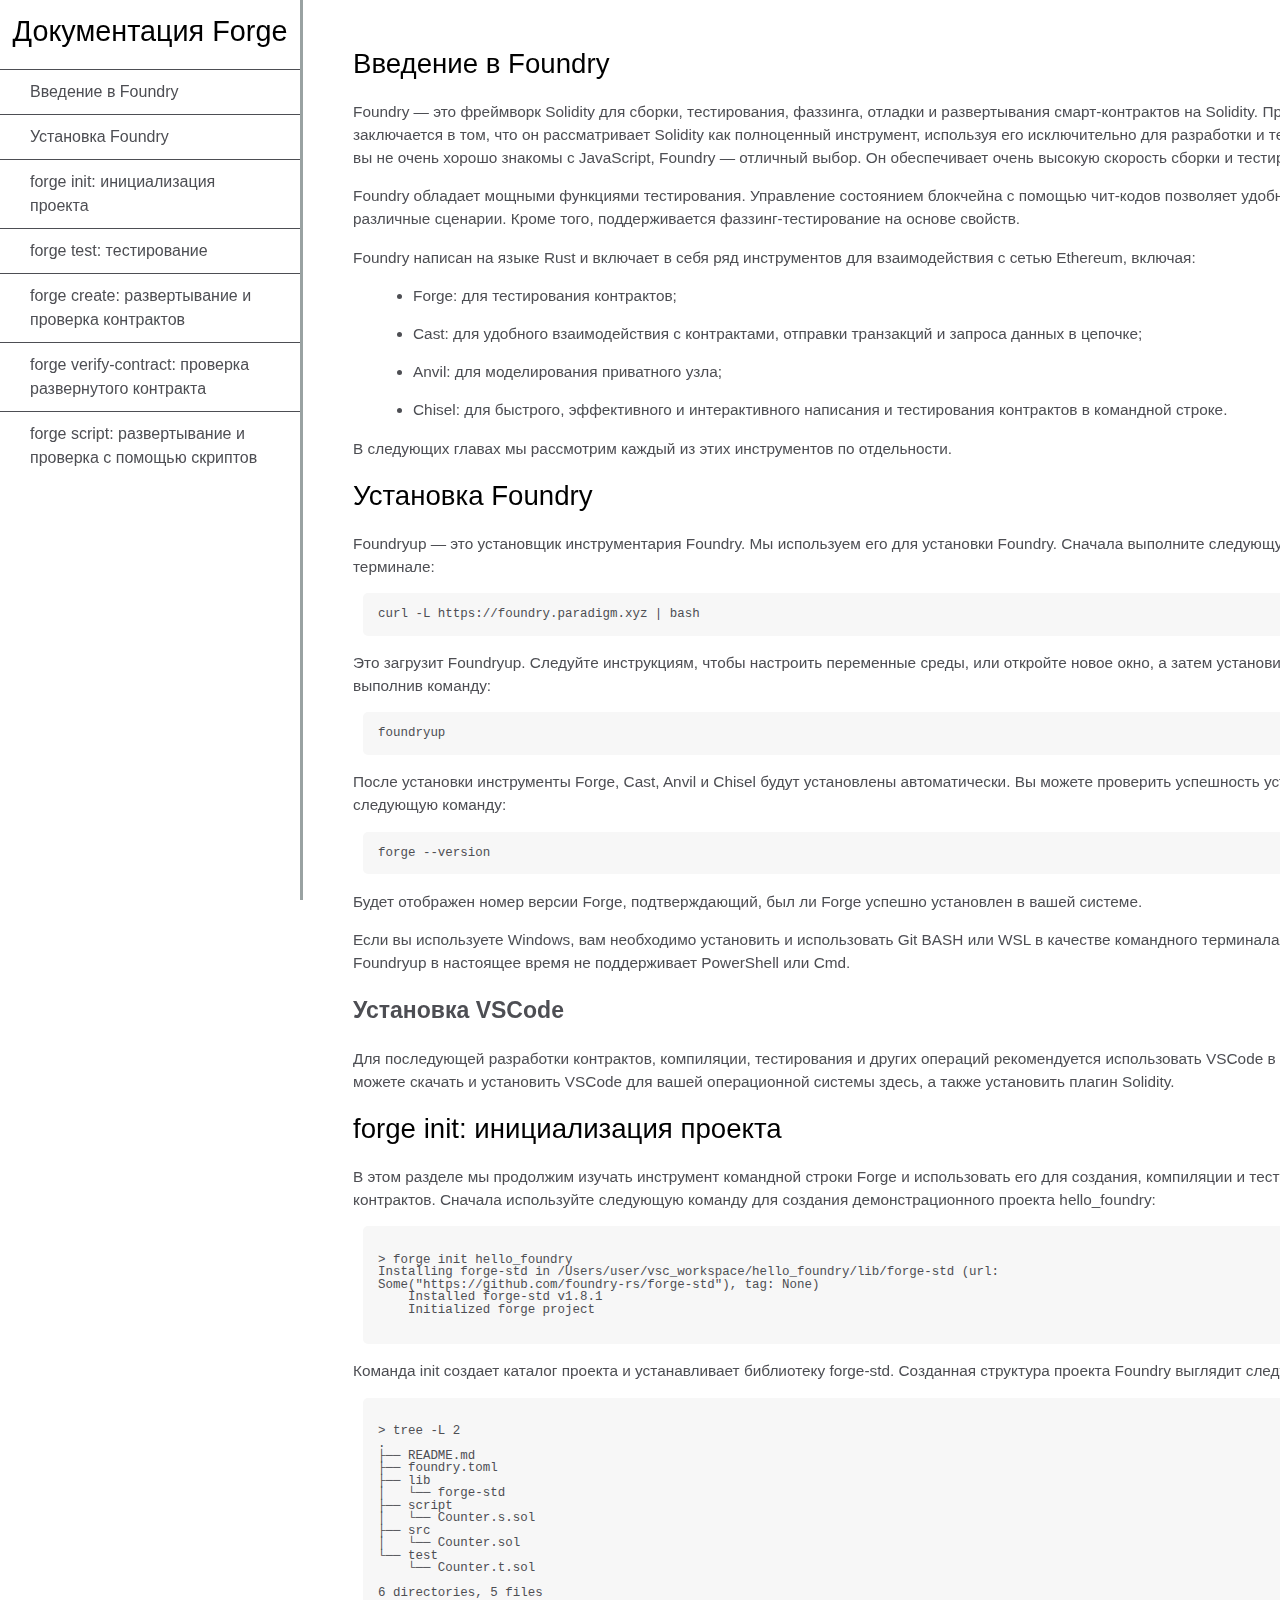
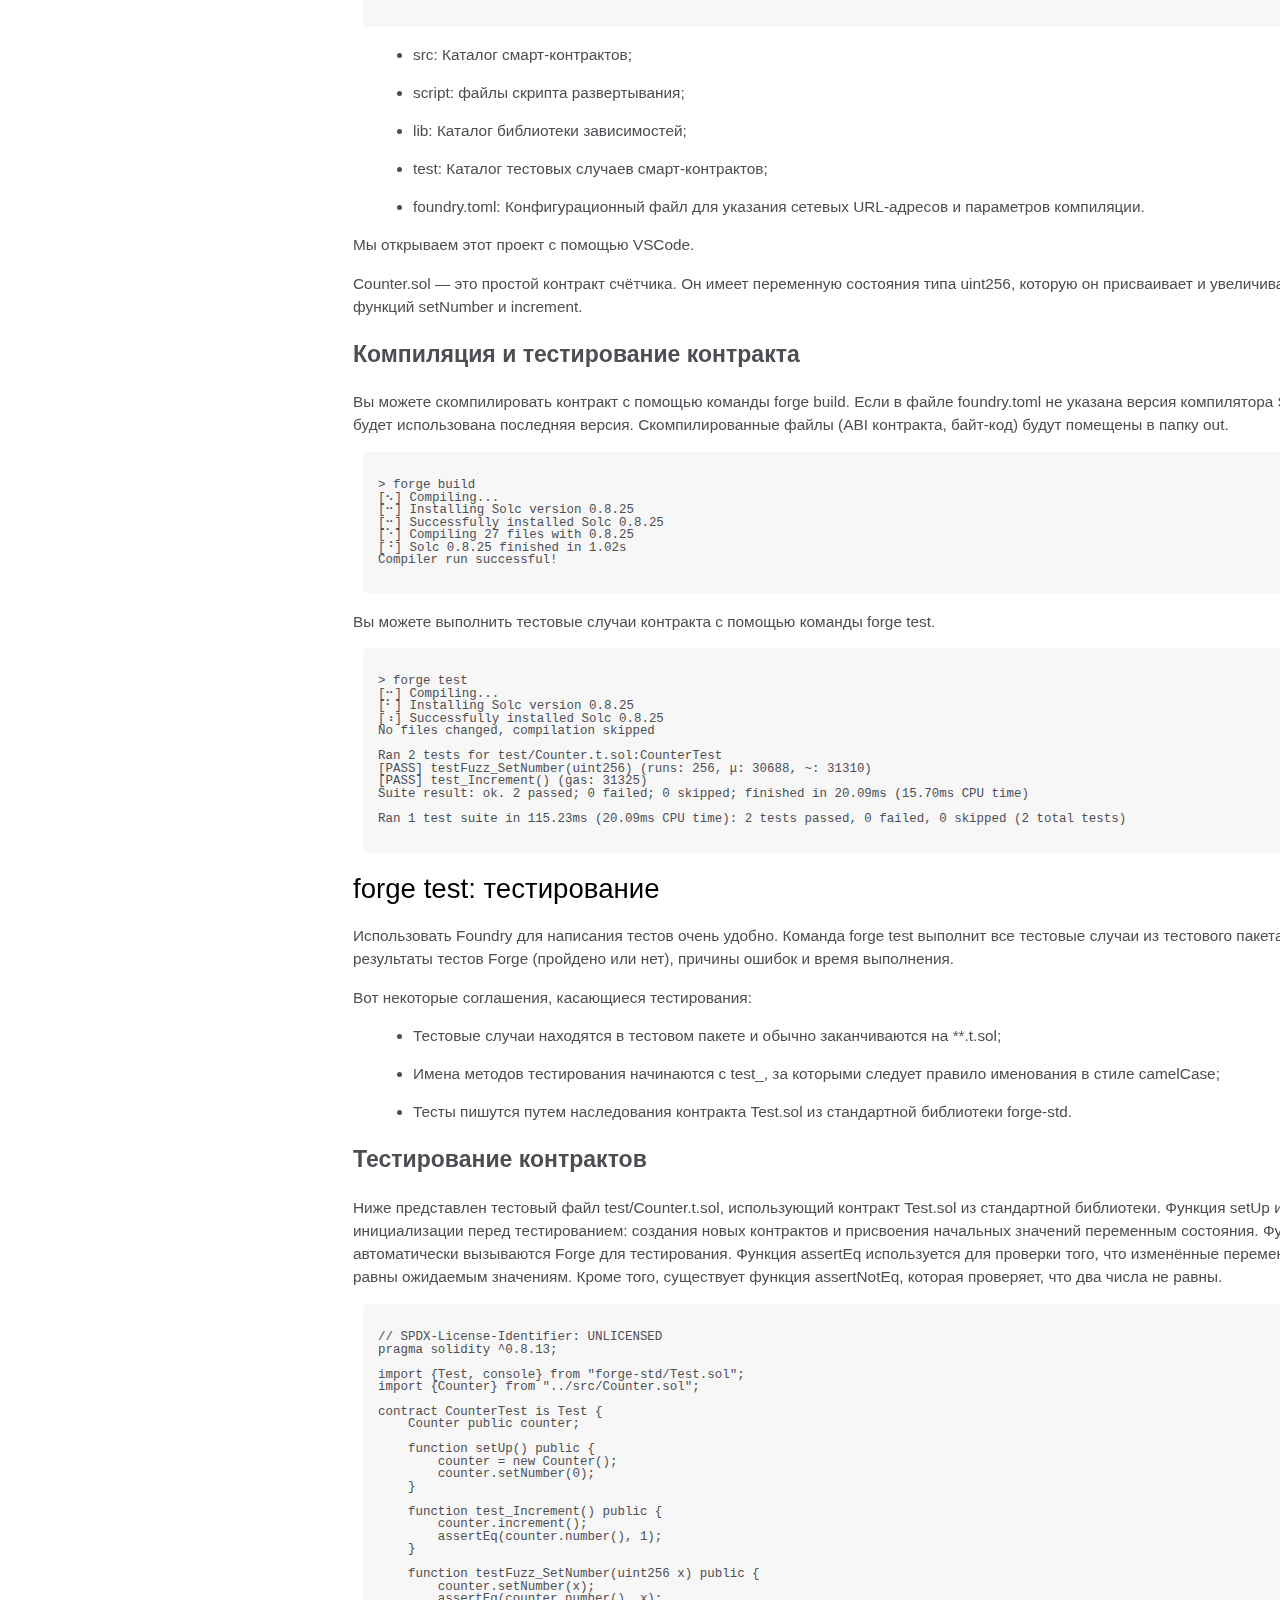
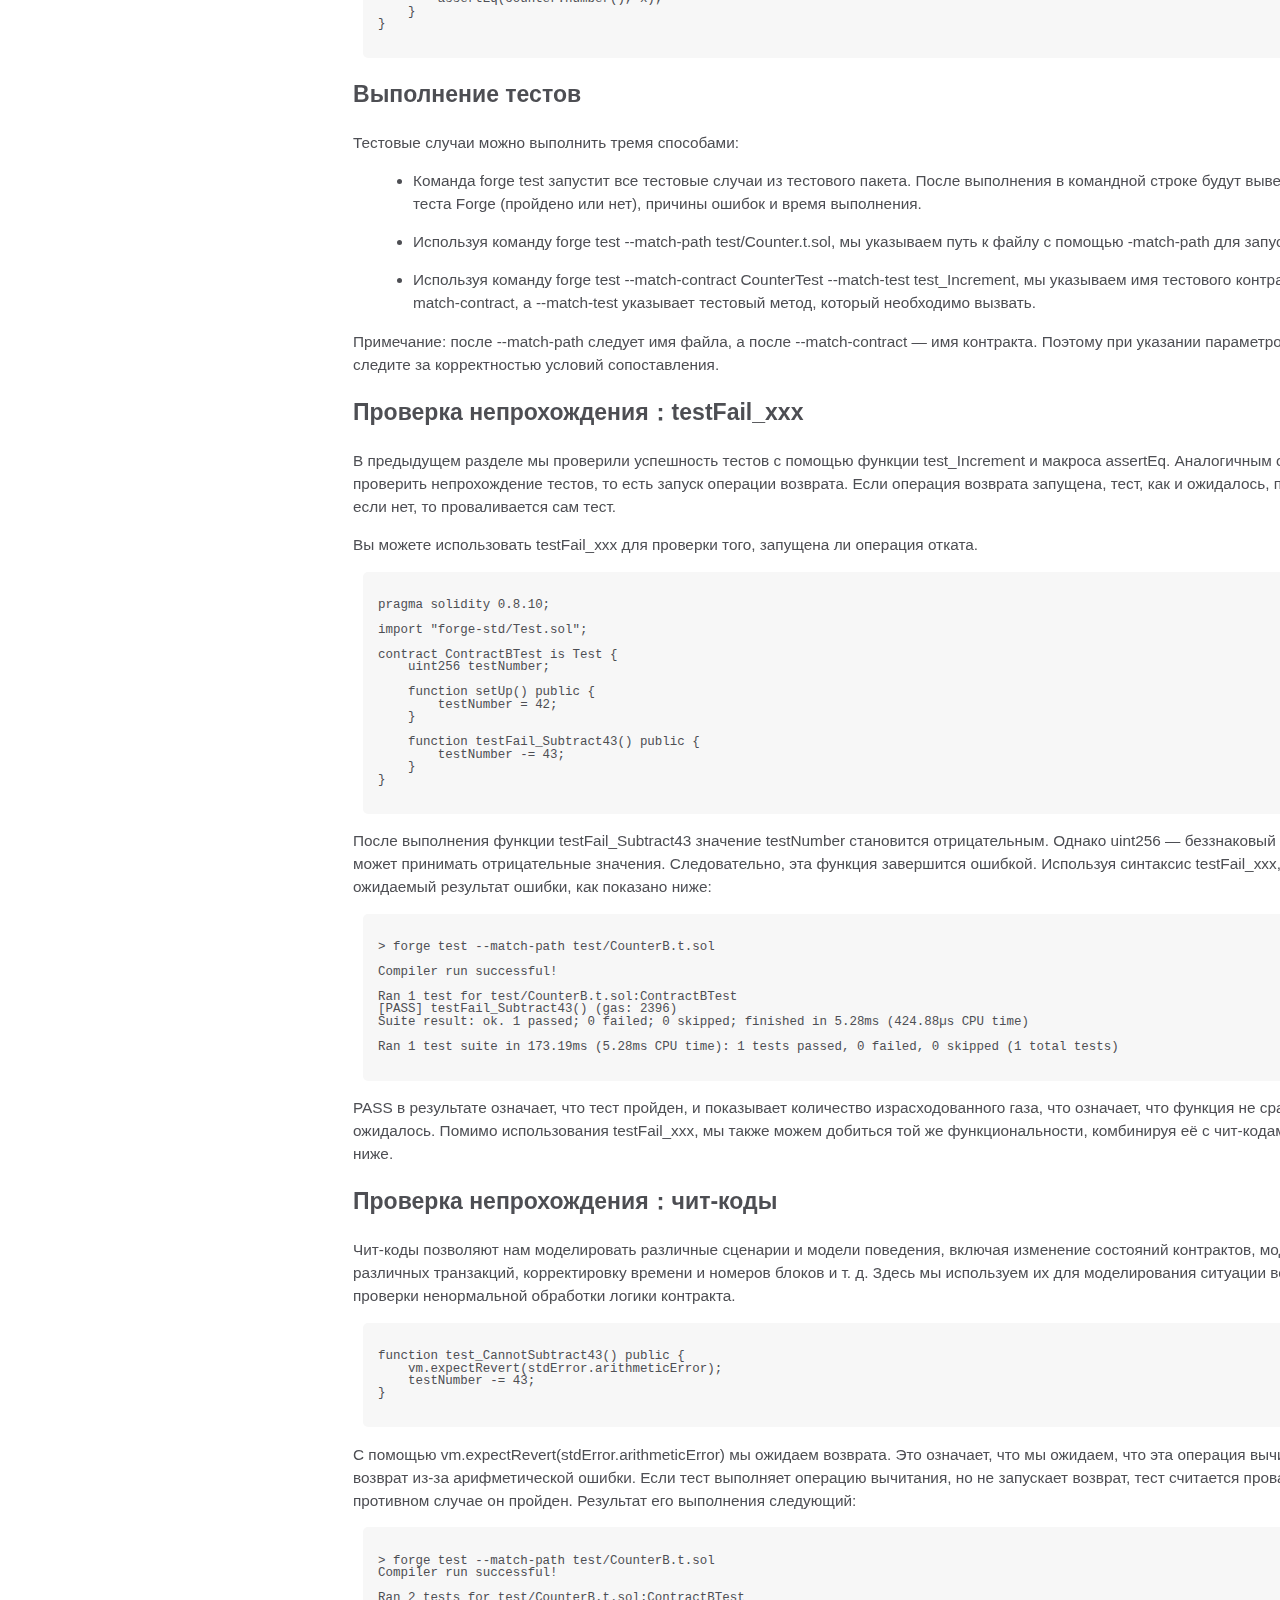
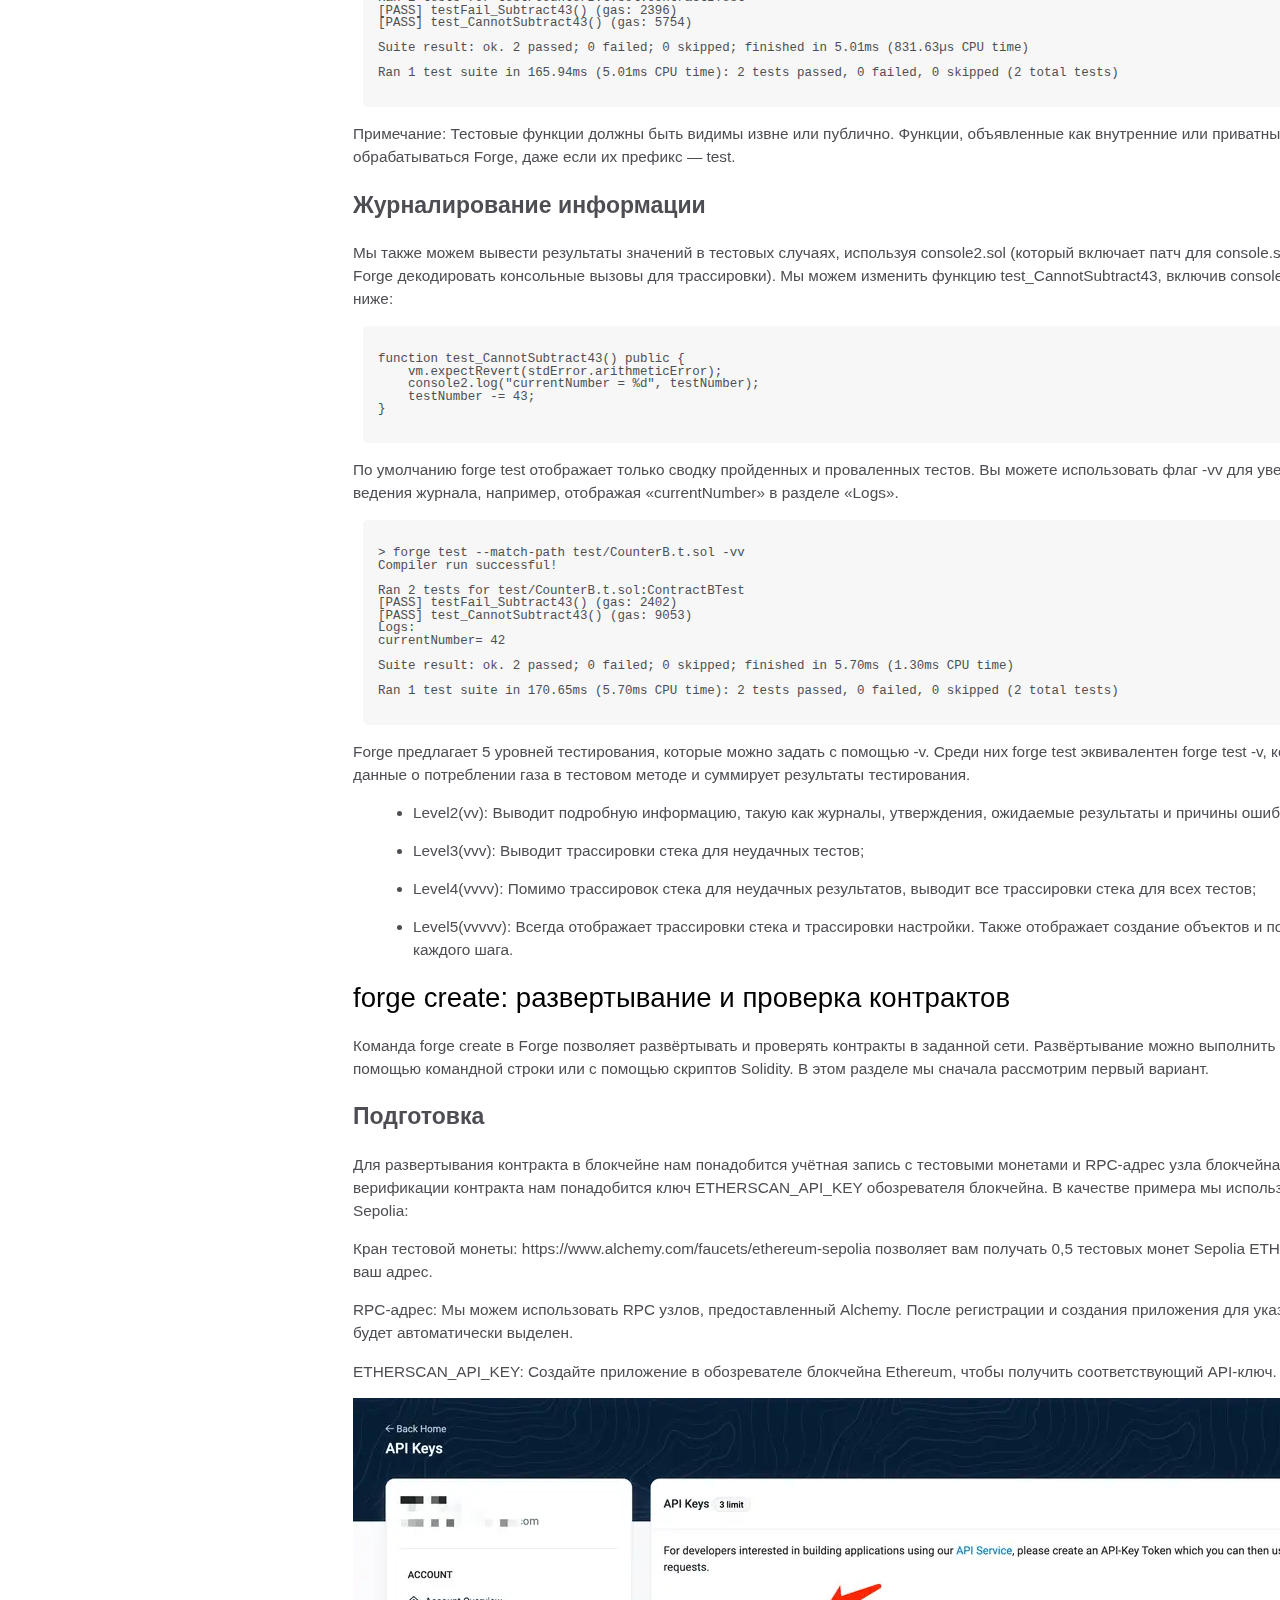
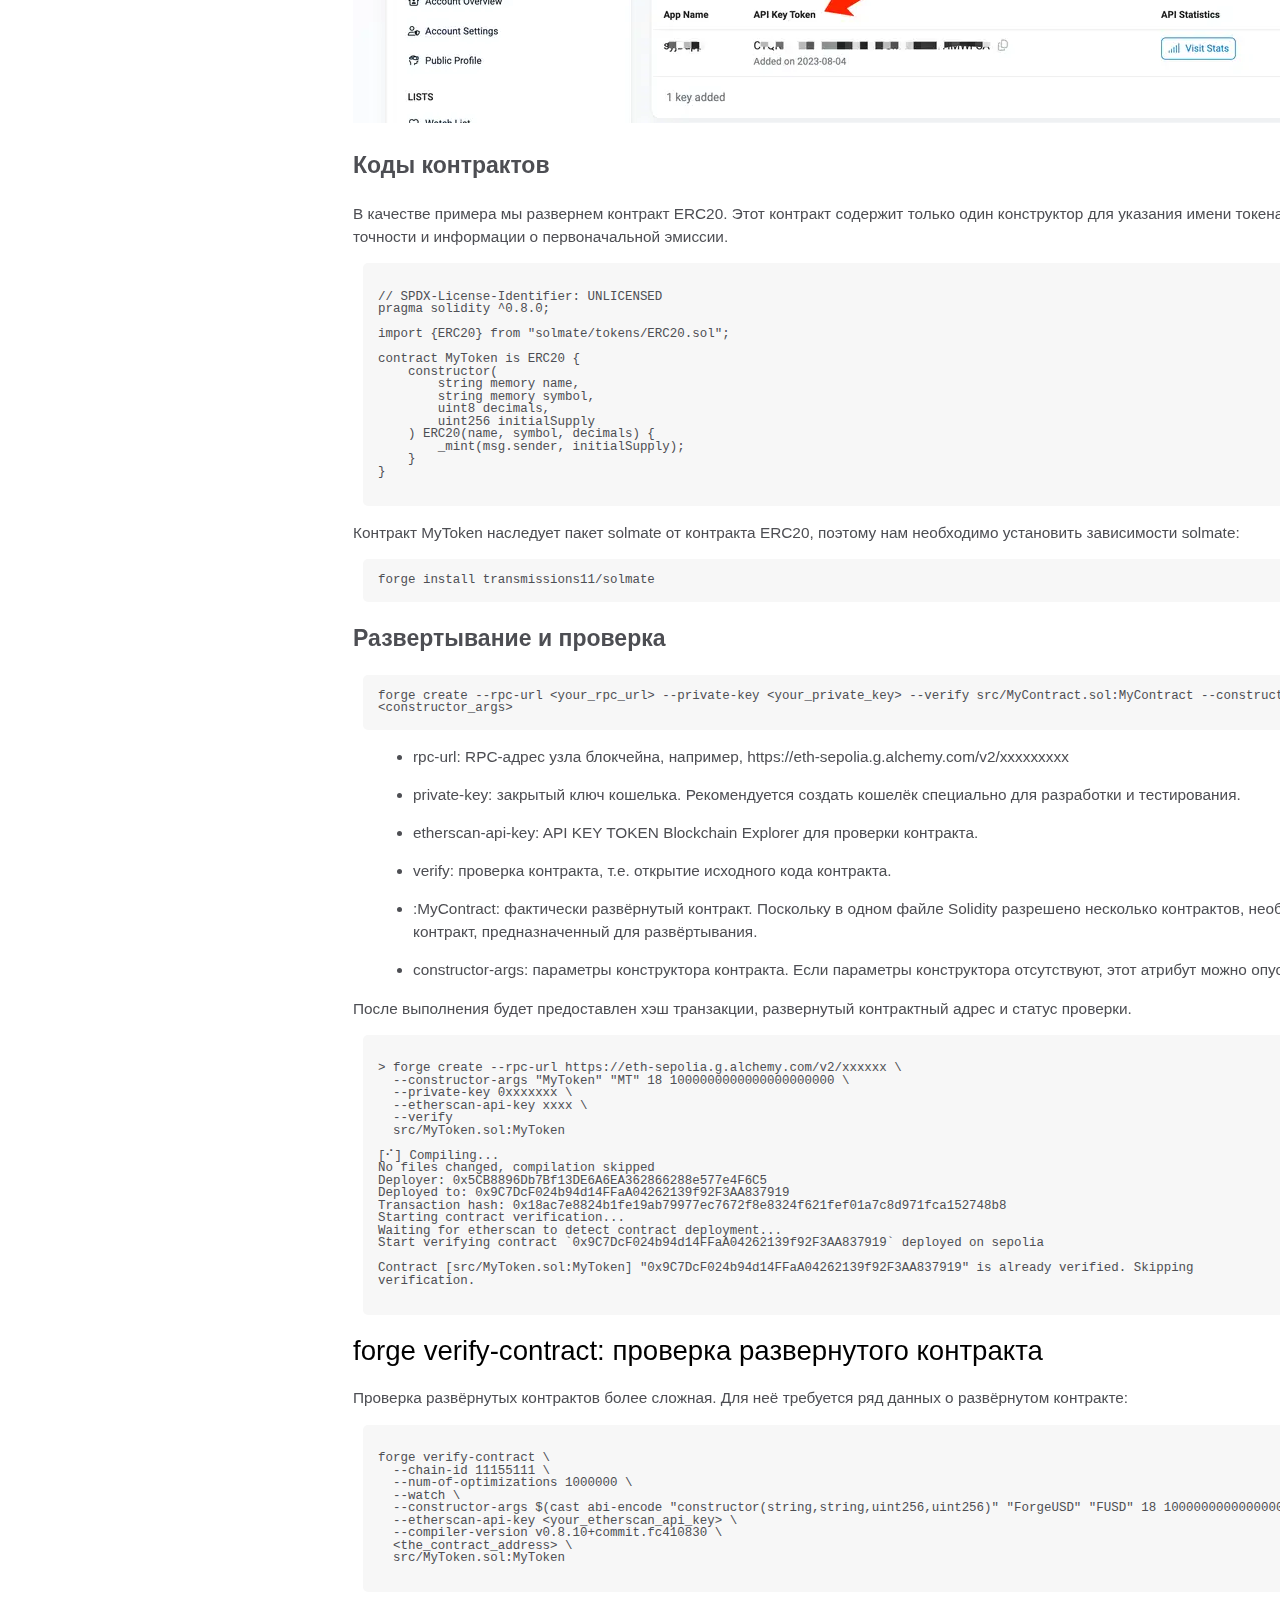
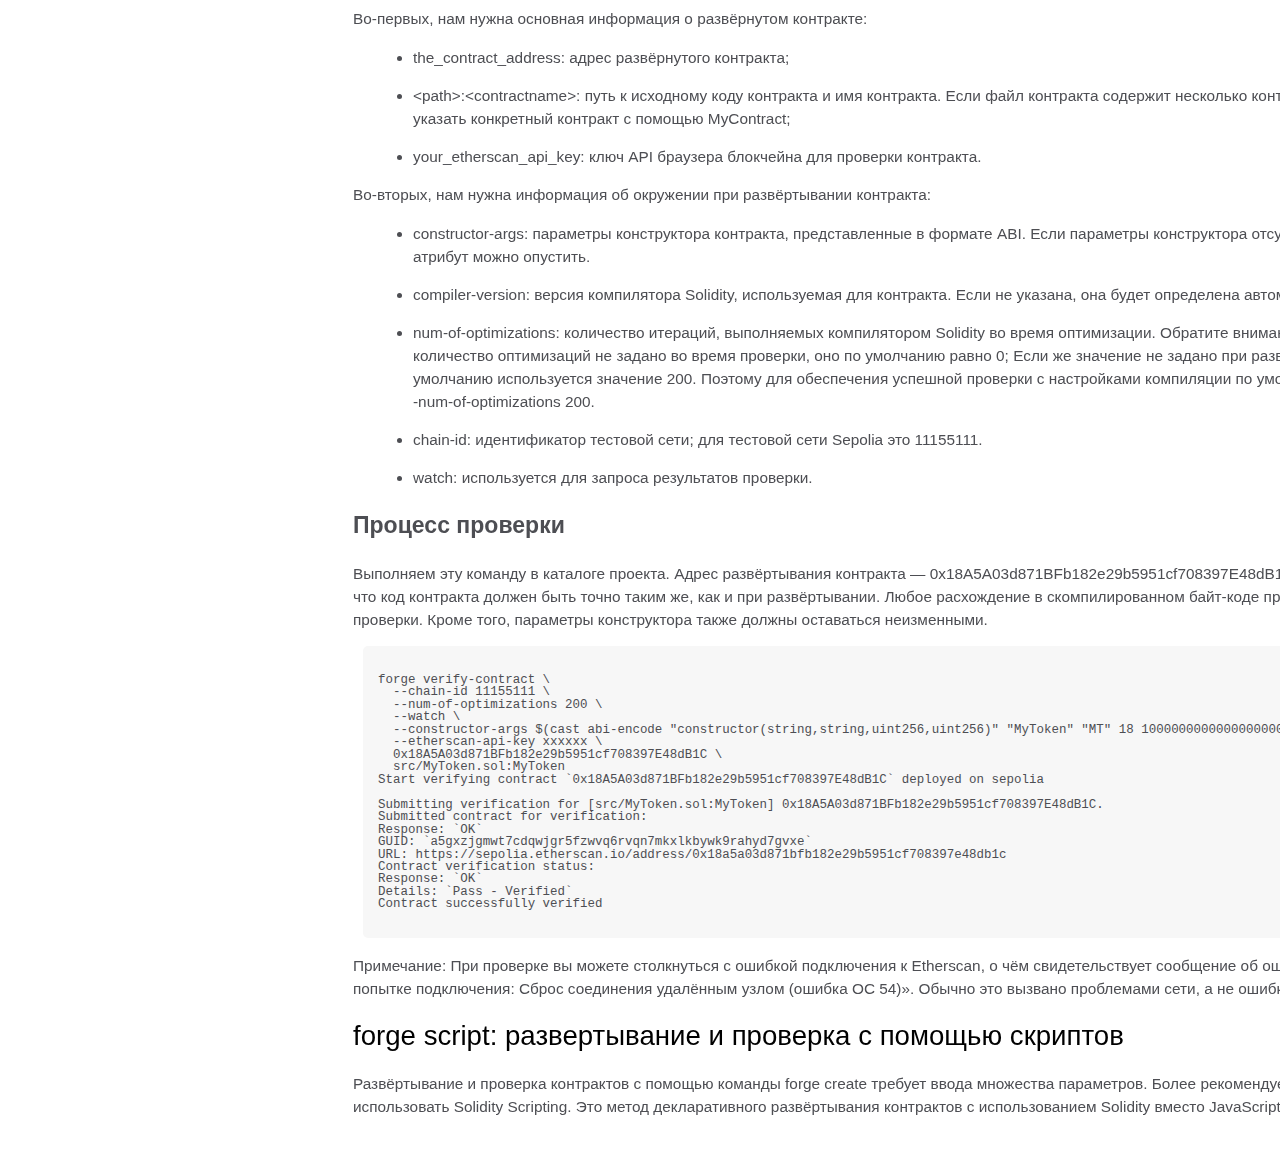
<file: index.html>
<!DOCTYPE html>
<html lang="ru">

<head>
  <meta charset="UTF-8">
  <meta name="viewport" content="width=device-width, initial-scale=1.0">
  <title>Foundry по-русски</title>
  <link rel="stylesheet" href="./styles.css">
</head>

<body>
  <nav id="navbar">
    <header>Документация Forge</header>
    <ul>
      <li>
        <a class="nav-link" href="#introduction">Введение в Foundry</a>
      </li>
      <li>
        <a class="nav-link" href="#installation">Установка Foundry</a>
      </li>
      <li>
        <a class="nav-link" href="#forge-init">forge init: инициализация проекта</a>
      </li>
      <li>
        <a class="nav-link" href="#forge-test">forge test: тестирование</a>
      </li>
      <li>
        <a class="nav-link" href="#forge-create">forge create: развертывание и проверка контрактов</a>
      </li>
      <li>
        <a class="nav-link" href="#forge-verify-contract">forge verify-contract: проверка развернутого контракта</a>
      </li>
      <li>
        <a class="nav-link" href="#forge-script">forge script: развертывание и проверка с помощью скриптов</a>
      </li>

    </ul>
  </nav>
  <main id="main-doc">
    <section class="main-section" id="introduction">
      <article>
        <header>Введение в Foundry</header>
        <p>
          Foundry — это фреймворк Solidity для сборки, тестирования, фаззинга, отладки и развертывания смарт-контрактов
          на Solidity. Преимущество Foundry заключается в том, что он рассматривает Solidity как полноценный инструмент,
          используя его исключительно для разработки и тестирования. Если вы не очень хорошо знакомы с JavaScript,
          Foundry
          — отличный выбор. Он обеспечивает очень высокую скорость сборки и тестирования.
        </p>
        <p>
          Foundry обладает мощными функциями тестирования. Управление состоянием блокчейна с помощью чит-кодов позволяет
          удобно моделировать различные сценарии. Кроме того, поддерживается фаззинг-тестирование на основе свойств.
        </p>
        <p>
          Foundry написан на языке Rust и включает в себя ряд инструментов для взаимодействия с сетью Ethereum, включая:
        </p>
        <p>
        <ul>
          <li>Forge: для тестирования контрактов;</li>
          <li>Cast: для удобного взаимодействия с контрактами, отправки транзакций и запроса данных в цепочке;</li>
          <li>Anvil: для моделирования приватного узла;</li>
          <li>Chisel: для быстрого, эффективного и интерактивного написания и тестирования контрактов в командной
            строке.
          </li>
        </ul>
        </p>
        <p>
          В следующих главах мы рассмотрим каждый из этих инструментов по отдельности.
        </p>
      </article>
    </section>
    <section class="main-section" id="installation">
      <article>
        <header>Установка Foundry</header>
        <p>
          Foundryup — это установщик инструментария Foundry. Мы используем его для установки Foundry. Сначала выполните
          следующую команду в терминале:
        </p>
        <code>curl -L https://foundry.paradigm.xyz | bash</code>
        <p>
          Это загрузит Foundryup. Следуйте инструкциям, чтобы настроить переменные среды, или откройте новое окно, а
          затем установите Foundry, выполнив команду:
        </p>
        <code>foundryup</code>
        <p>
          После установки инструменты Forge, Cast, Anvil и Chisel будут установлены автоматически. Вы можете проверить
          успешность установки, выполнив следующую команду:
        </p>
        <code>forge --version</code>
        <p>
          Будет отображен номер версии Forge, подтверждающий, был ли Forge успешно установлен в вашей системе.
        </p>
        <p>
          Если вы используете Windows, вам необходимо установить и использовать Git BASH или WSL в качестве командного
          терминала, поскольку Foundryup в настоящее время не поддерживает PowerShell или Cmd.
        </p>
        <h2>Установка VSCode</h2>
        <p>
          Для последующей разработки контрактов, компиляции, тестирования и других операций рекомендуется использовать
          VSCode в качестве IDE. Вы можете скачать и установить VSCode для вашей операционной системы здесь, а также
          установить плагин Solidity.
        </p>
      </article>
    </section>
    <section class="main-section" id="forge-init">
      <article>
        <header>forge init: инициализация проекта</header>
        <p>В этом разделе мы продолжим изучать инструмент командной строки Forge и использовать его для создания,
          компиляции и тестирования проектов контрактов. Сначала используйте следующую команду для создания
          демонстрационного проекта hello_foundry:</p>
        <code><pre>> forge init hello_foundry
Installing forge-std in /Users/user/vsc_workspace/hello_foundry/lib/forge-std (url:
Some("https://github.com/foundry-rs/forge-std"), tag: None)
    Installed forge-std v1.8.1
    Initialized forge project</pre></code>
        <p>Команда init создает каталог проекта и устанавливает библиотеку forge-std. Созданная структура проекта
          Foundry выглядит следующим образом:</p>
        <code><pre>> tree -L 2
.
├── README.md
├── foundry.toml
├── lib
│   └── forge-std
├── script
│   └── Counter.s.sol
├── src
│   └── Counter.sol
└── test
    └── Counter.t.sol

6 directories, 5 files</pre></code>
        <ul>
          <li>src: Каталог смарт-контрактов;</li>
          <li>script: файлы скрипта развертывания;</li>
          <li>lib: Каталог библиотеки зависимостей;</li>
          <li>test: Каталог тестовых случаев смарт-контрактов;</li>
          <li>foundry.toml: Конфигурационный файл для указания сетевых URL-адресов и параметров компиляции.</li>
        </ul>
        <p>Мы открываем этот проект с помощью VSCode.</p>
        <p>Counter.sol — это простой контракт счётчика. Он имеет переменную состояния типа uint256, которую он
          присваивает и увеличивает с помощью функций setNumber и increment.</p>
        <h2>Компиляция и тестирование контракта</h2>
        <p>Вы можете скомпилировать контракт с помощью команды forge build. Если в файле foundry.toml не указана версия
          компилятора Solc, по умолчанию будет использована последняя версия. Скомпилированные файлы (ABI контракта,
          байт-код) будут помещены в папку out.</p>
        <code><pre>> forge build
[⠢] Compiling...
[⠒] Installing Solc version 0.8.25
[⠒] Successfully installed Solc 0.8.25
[⠑] Compiling 27 files with 0.8.25
[⠘] Solc 0.8.25 finished in 1.02s
Compiler run successful!</pre></code>
        <p>Вы можете выполнить тестовые случаи контракта с помощью команды forge test.</p>
        <code><pre>> forge test
[⠒] Compiling...
[⠃] Installing Solc version 0.8.25
[⠰] Successfully installed Solc 0.8.25
No files changed, compilation skipped

Ran 2 tests for test/Counter.t.sol:CounterTest
[PASS] testFuzz_SetNumber(uint256) (runs: 256, μ: 30688, ~: 31310)
[PASS] test_Increment() (gas: 31325)
Suite result: ok. 2 passed; 0 failed; 0 skipped; finished in 20.09ms (15.70ms CPU time)

Ran 1 test suite in 115.23ms (20.09ms CPU time): 2 tests passed, 0 failed, 0 skipped (2 total tests)</pre></code>
      </article>
    </section>
    <section class="main-section" id="forge-test">
      <article>
        <header>forge test: тестирование</header>
        <p>Использовать Foundry для написания тестов очень удобно. Команда forge test выполнит все тестовые случаи из
          тестового пакета и выведет результаты тестов Forge (пройдено или нет), причины ошибок и время выполнения.</p>
        <p>Вот некоторые соглашения, касающиеся тестирования:</p>
        <ul>
          <li>
            Тестовые случаи находятся в тестовом пакете и обычно заканчиваются на **.t.sol;
          </li>
          <li>
            Имена методов тестирования начинаются с test_, за которыми следует правило именования в стиле camelCase;
          </li>
          <li>
            Тесты пишутся путем наследования контракта Test.sol из стандартной библиотеки forge-std.
          </li>
        </ul>
        <h2>Тестирование контрактов</h2>
        <p>Ниже представлен тестовый файл test/Counter.t.sol, использующий контракт Test.sol из стандартной библиотеки.
          Функция setUp используется для инициализации перед тестированием: создания новых контрактов и присвоения
          начальных значений переменным состояния. Функции test_xxx автоматически вызываются Forge для тестирования.
          Функция assertEq используется для проверки того, что изменённые переменные состояния равны ожидаемым
          значениям. Кроме того, существует функция assertNotEq, которая проверяет, что два числа не равны.</p>
        <code><pre>// SPDX-License-Identifier: UNLICENSED
pragma solidity ^0.8.13;

import {Test, console} from "forge-std/Test.sol";
import {Counter} from "../src/Counter.sol";

contract CounterTest is Test {
    Counter public counter;

    function setUp() public {
        counter = new Counter();
        counter.setNumber(0);
    }

    function test_Increment() public {
        counter.increment();
        assertEq(counter.number(), 1);
    }

    function testFuzz_SetNumber(uint256 x) public {
        counter.setNumber(x);
        assertEq(counter.number(), x);
    }
}</pre></code>
        <h2>Выполнение тестов</h2>
        <p>Тестовые случаи можно выполнить тремя способами:</p>
        <ul>
          <li>Команда forge test запустит все тестовые случаи из тестового пакета. После выполнения в командной строке
            будут выведены результаты теста Forge (пройдено или нет), причины ошибок и время выполнения.</li>
          <li>Используя команду forge test --match-path test/Counter.t.sol, мы указываем путь к файлу с помощью
            -match-path для запуска тестов;</li>
          <li>Используя команду forge test --match-contract CounterTest --match-test test_Increment, мы указываем имя
            тестового контракта с помощью --match-contract, а --match-test указывает тестовый метод, который необходимо
            вызвать.</li>
        </ul>
        <p>Примечание: после --match-path следует имя файла, а после --match-contract — имя контракта. Поэтому при
          указании параметров внимательно следите за корректностью условий сопоставления.</p>
        <h2>Проверка непрохождения：testFail_xxx</h2>
        <p>В предыдущем разделе мы проверили успешность тестов с помощью функции test_Increment и макроса assertEq.
          Аналогичным образом мы можем проверить непрохождение тестов, то есть запуск операции возврата. Если операция
          возврата запущена, тест, как и ожидалось, проваливается, а если нет, то проваливается сам тест.</p>
        <p>Вы можете использовать testFail_xxx для проверки того, запущена ли операция отката.</p>
        <code><pre>pragma solidity 0.8.10;

import "forge-std/Test.sol";

contract ContractBTest is Test {
    uint256 testNumber;

    function setUp() public {
        testNumber = 42;
    }

    function testFail_Subtract43() public {
        testNumber -= 43;
    }
}</pre></code>
        <p>После выполнения функции testFail_Subtract43 значение testNumber становится отрицательным. Однако uint256 —
          беззнаковый тип, то есть не может принимать отрицательные значения. Следовательно, эта функция завершится
          ошибкой. Используя синтаксис testFail_xxx, мы можем получить ожидаемый результат ошибки, как показано ниже:
        </p>
        <code><pre>> forge test --match-path test/CounterB.t.sol

Compiler run successful!

Ran 1 test for test/CounterB.t.sol:ContractBTest
[PASS] testFail_Subtract43() (gas: 2396)
Suite result: ok. 1 passed; 0 failed; 0 skipped; finished in 5.28ms (424.88µs CPU time)

Ran 1 test suite in 173.19ms (5.28ms CPU time): 1 tests passed, 0 failed, 0 skipped (1 total tests)</pre></code>
        <p>PASS в результате означает, что тест пройден, и показывает количество израсходованного газа, что означает,
          что функция не сработала, как и ожидалось. Помимо использования testFail_xxx, мы также можем добиться той же
          функциональности, комбинируя её с чит-кодами, как показано ниже.</p>
        <h2>Проверка непрохождения：чит-коды</h2>
        <p>Чит-коды позволяют нам моделировать различные сценарии и модели поведения, включая изменение состояний
          контрактов, моделирование различных транзакций, корректировку времени и номеров блоков и т. д. Здесь мы
          используем их для моделирования ситуации возврата с целью проверки ненормальной обработки логики контракта.
        </p>
        <code><pre>function test_CannotSubtract43() public {
    vm.expectRevert(stdError.arithmeticError);
    testNumber -= 43;
}</pre></code>
        <p>С помощью vm.expectRevert(stdError.arithmeticError) мы ожидаем возврата. Это означает, что мы ожидаем, что
          эта операция вычитания вызовет возврат из-за арифметической ошибки. Если тест выполняет операцию вычитания, но
          не запускает возврат, тест считается проваленным; в противном случае он пройден. Результат его выполнения
          следующий:</p>
        <code><pre>> forge test --match-path test/CounterB.t.sol
Compiler run successful!

Ran 2 tests for test/CounterB.t.sol:ContractBTest
[PASS] testFail_Subtract43() (gas: 2396)
[PASS] test_CannotSubtract43() (gas: 5754)

Suite result: ok. 2 passed; 0 failed; 0 skipped; finished in 5.01ms (831.63µs CPU time)

Ran 1 test suite in 165.94ms (5.01ms CPU time): 2 tests passed, 0 failed, 0 skipped (2 total tests)</pre></code>
        <p>Примечание: Тестовые функции должны быть видимы извне или публично. Функции, объявленные как внутренние или
          приватные, не будут обрабатываться Forge, даже если их префикс — test.</p>
        <h2>Журналирование информации</h2>
        <p>Мы также можем вывести результаты значений в тестовых случаях, используя console2.sol (который включает патч
          для console.sol, позволяющий Forge декодировать консольные вызовы для трассировки). Мы можем изменить функцию
          test_CannotSubtract43, включив console2.log, как показано ниже:</p>
        <code><pre>function test_CannotSubtract43() public {
    vm.expectRevert(stdError.arithmeticError);
    console2.log("currentNumber = %d", testNumber);
    testNumber -= 43;
}</pre></code>
        <p>По умолчанию forge test отображает только сводку пройденных и проваленных тестов. Вы можете использовать флаг
          -vv для увеличения уровня ведения журнала, например, отображая «currentNumber» в разделе «Logs».</p>
        <code><pre>> forge test --match-path test/CounterB.t.sol -vv
Compiler run successful!

Ran 2 tests for test/CounterB.t.sol:ContractBTest
[PASS] testFail_Subtract43() (gas: 2402)
[PASS] test_CannotSubtract43() (gas: 9053)
Logs:
currentNumber= 42

Suite result: ok. 2 passed; 0 failed; 0 skipped; finished in 5.70ms (1.30ms CPU time)

Ran 1 test suite in 170.65ms (5.70ms CPU time): 2 tests passed, 0 failed, 0 skipped (2 total tests)</pre></code>
        <p>Forge предлагает 5 уровней тестирования, которые можно задать с помощью -v. Среди них forge test эквивалентен
          forge test -v, который выводит данные о потреблении газа в тестовом методе и суммирует результаты
          тестирования.
        </p>
        <ul>
          <li>Level2(vv): Выводит подробную информацию, такую ​​как журналы, утверждения, ожидаемые результаты и причины
            ошибок;</li>
          <li>Level3(vvv): Выводит трассировки стека для неудачных тестов;</li>
          <li>Level4(vvvv): Помимо трассировок стека для неудачных результатов, выводит все трассировки стека для всех
            тестов;</li>
          <li>Level5(vvvvv): Всегда отображает трассировки стека и трассировки настройки. Также отображает создание
            объектов и подробный анализ каждого шага.
        </ul>
      </article>
    </section>
    <section class="main-section" id="forge-create">
      <article>
        <header>forge create: развертывание и проверка контрактов</header>
        <p>Команда forge create в Forge позволяет развёртывать и проверять контракты в заданной сети. Развёртывание
          можно выполнить полностью с помощью командной строки или с помощью скриптов Solidity. В этом разделе мы
          сначала рассмотрим первый вариант.</p>
        <h2>Подготовка</h2>
        <p>Для развертывания контракта в блокчейне нам понадобится учётная запись с тестовыми монетами и RPC-адрес узла
          блокчейна. Кроме того, для верификации контракта нам понадобится ключ ETHERSCAN_API_KEY обозревателя
          блокчейна. В качестве примера мы используем тестовую сеть Sepolia:</p>
        <p>Кран тестовой монеты: https://www.alchemy.com/faucets/ethereum-sepolia позволяет вам получать 0,5 тестовых
          монет Sepolia ETH в день, используя ваш адрес.</p>
        <p>RPC-адрес: Мы можем использовать RPC узлов, предоставленный Alchemy. После регистрации и создания приложения
          для указанной сети RPC будет автоматически выделен.</p>
        <p>ETHERSCAN_API_KEY: Создайте приложение в обозревателе блокчейна Ethereum, чтобы получить соответствующий
          API-ключ.</p>
        <img src="/images/c6456d84-7551-40ef-a7cb-c157ae852fa9.webp" />
        <h2>Коды контрактов</h2>
        <p>В качестве примера мы развернем контракт ERC20. Этот контракт содержит только один конструктор для указания
          имени токена, идентификатора, точности и информации о первоначальной эмиссии.</p>
        <code><pre>// SPDX-License-Identifier: UNLICENSED
pragma solidity ^0.8.0;

import {ERC20} from "solmate/tokens/ERC20.sol";

contract MyToken is ERC20 {
    constructor(
        string memory name,
        string memory symbol,
        uint8 decimals,
        uint256 initialSupply
    ) ERC20(name, symbol, decimals) {
        _mint(msg.sender, initialSupply);
    }
}</pre></code>
        <p>Контракт MyToken наследует пакет solmate от контракта ERC20, поэтому нам необходимо установить зависимости
          solmate:</p>
        <code>forge install transmissions11/solmate</code>
        <h2>Развертывание и проверка</h2>
        <code>forge create --rpc-url &lt;your_rpc_url&gt; --private-key &lt;your_private_key&gt; --verify src/MyContract.sol:MyContract  --constructor-args &lt;constructor_args&gt;</code>
        <ul>
          <li>
            rpc-url: RPC-адрес узла блокчейна, например, https://eth-sepolia.g.alchemy.com/v2/xxxxxxxxx
          </li>
          <li>
            private-key: закрытый ключ кошелька. Рекомендуется создать кошелёк специально для разработки и тестирования.
          </li>
          <li>
            etherscan-api-key: API KEY TOKEN Blockchain Explorer для проверки контракта.
          </li>
          <li>
            verify: проверка контракта, т.е. открытие исходного кода контракта.
          </li>
          <li>
            :MyContract: фактически развёрнутый контракт. Поскольку в одном файле Solidity разрешено несколько
            контрактов, необходимо указать контракт, предназначенный для развёртывания.
          </li>
          <li>
            constructor-args: параметры конструктора контракта. Если параметры конструктора отсутствуют, этот атрибут
            можно опустить.
          </li>
        </ul>
        <p>После выполнения будет предоставлен хэш транзакции, развернутый контрактный адрес и статус проверки.</p>
        <code><pre>> forge create --rpc-url https://eth-sepolia.g.alchemy.com/v2/xxxxxx \
  --constructor-args "MyToken" "MT" 18 1000000000000000000000 \
  --private-key 0xxxxxxx \
  --etherscan-api-key xxxx \
  --verify
  src/MyToken.sol:MyToken
    
[⠊] Compiling...
No files changed, compilation skipped
Deployer: 0x5CB8896Db7Bf13DE6A6EA362866288e577e4F6C5
Deployed to: 0x9C7DcF024b94d14FFaA04262139f92F3AA837919
Transaction hash: 0x18ac7e8824b1fe19ab79977ec7672f8e8324f621fef01a7c8d971fca152748b8
Starting contract verification...
Waiting for etherscan to detect contract deployment...
Start verifying contract `0x9C7DcF024b94d14FFaA04262139f92F3AA837919` deployed on sepolia

Contract [src/MyToken.sol:MyToken] "0x9C7DcF024b94d14FFaA04262139f92F3AA837919" is already verified. Skipping
verification.</pre></code>
      </article>
    </section>
    <section class="main-section" id="forge-verify-contract">
      <article>
        <header>forge verify-contract: проверка развернутого контракта</header>
        <p>Проверка развёрнутых контрактов более сложная. Для неё требуется ряд данных о развёрнутом контракте:</p>
        <code><pre>forge verify-contract \
  --chain-id 11155111 \
  --num-of-optimizations 1000000 \
  --watch \
  --constructor-args $(cast abi-encode "constructor(string,string,uint256,uint256)" "ForgeUSD" "FUSD" 18 1000000000000000000000) \
  --etherscan-api-key &lt;your_etherscan_api_key&gt; \
  --compiler-version v0.8.10+commit.fc410830 \
  &lt;the_contract_address&gt; \
  src/MyToken.sol:MyToken</pre></code>
        <p>Во-первых, нам нужна основная информация о развёрнутом контракте:</p>
        <ul>
          <li>the_contract_address: адрес развёрнутого контракта;</li>
          <li>&lt;path&gt;:&lt;contractname&gt;: путь к исходному коду контракта и имя контракта. Если файл контракта
            содержит несколько контрактов, необходимо указать конкретный контракт с помощью MyContract;</li>
          <li>your_etherscan_api_key: ключ API браузера блокчейна для проверки контракта.</li>
        </ul>
        <p>Во-вторых, нам нужна информация об окружении при развёртывании контракта:</p>
        <ul>
          <li>constructor-args: параметры конструктора контракта, представленные в формате ABI. Если параметры
            конструктора отсутствуют, этот атрибут можно опустить.</li>
          <li>compiler-version: версия компилятора Solidity, используемая для контракта. Если не указана, она будет
            определена автоматически.</li>
          <li>num-of-optimizations: количество итераций, выполняемых компилятором Solidity во время оптимизации.
            Обратите внимание, что если количество оптимизаций не задано во время проверки, оно по умолчанию равно 0;
            Если же значение не задано при развертывании, по умолчанию используется значение 200. Поэтому для
            обеспечения успешной проверки с настройками компиляции по умолчанию используйте -num-of-optimizations 200.
          </li>
          <li>chain-id: идентификатор тестовой сети; для тестовой сети Sepolia это 11155111.</li>
          <li>watch: используется для запроса результатов проверки.</li>
        </ul>
        <h2>Процесс проверки</h2>
        <p>Выполняем эту команду в каталоге проекта. Адрес развёртывания контракта —
          0x18A5A03d871BFb182e29b5951cf708397E48dB1C. Важно отметить, что код контракта должен быть точно таким же,
          как и при развёртывании. Любое расхождение в скомпилированном байт-коде приведёт к ошибке проверки. Кроме
          того, параметры конструктора также должны оставаться неизменными.</p>
        <code><pre>forge verify-contract \
  --chain-id 11155111 \
  --num-of-optimizations 200 \
  --watch \
  --constructor-args $(cast abi-encode "constructor(string,string,uint256,uint256)" "MyToken" "MT" 18 1000000000000000000000) \
  --etherscan-api-key xxxxxx \
  0x18A5A03d871BFb182e29b5951cf708397E48dB1C \
  src/MyToken.sol:MyToken
Start verifying contract `0x18A5A03d871BFb182e29b5951cf708397E48dB1C` deployed on sepolia

Submitting verification for [src/MyToken.sol:MyToken] 0x18A5A03d871BFb182e29b5951cf708397E48dB1C.
Submitted contract for verification:
Response: `OK`
GUID: `a5gxzjgmwt7cdqwjgr5fzwvq6rvqn7mkxlkbywk9rahyd7gvxe`
URL: https://sepolia.etherscan.io/address/0x18a5a03d871bfb182e29b5951cf708397e48db1c
Contract verification status:
Response: `OK`
Details: `Pass - Verified`
Contract successfully verified</pre></code>
        <p>Примечание: При проверке вы можете столкнуться с ошибкой подключения к Etherscan, о чём свидетельствует
          сообщение об ошибке: «Ошибка при попытке подключения: Сброс соединения удалённым узлом (ошибка ОС 54)». Обычно
          это вызвано проблемами сети, а не ошибкой команды.</p>
      </article>
    </section>
    <section class="main-section" id="forge-script">
      <article>
        <header>forge script: развертывание и проверка с помощью скриптов</header>
        <p>Развёртывание и проверка контрактов с помощью команды forge create требует ввода множества параметров. Более
          рекомендуемый подход — использовать Solidity Scripting. Это метод декларативного развёртывания контрактов с
          использованием Solidity вместо JavaScript.</p>
      </article>
    </section>
  </main>
</body>

</html>
</file>
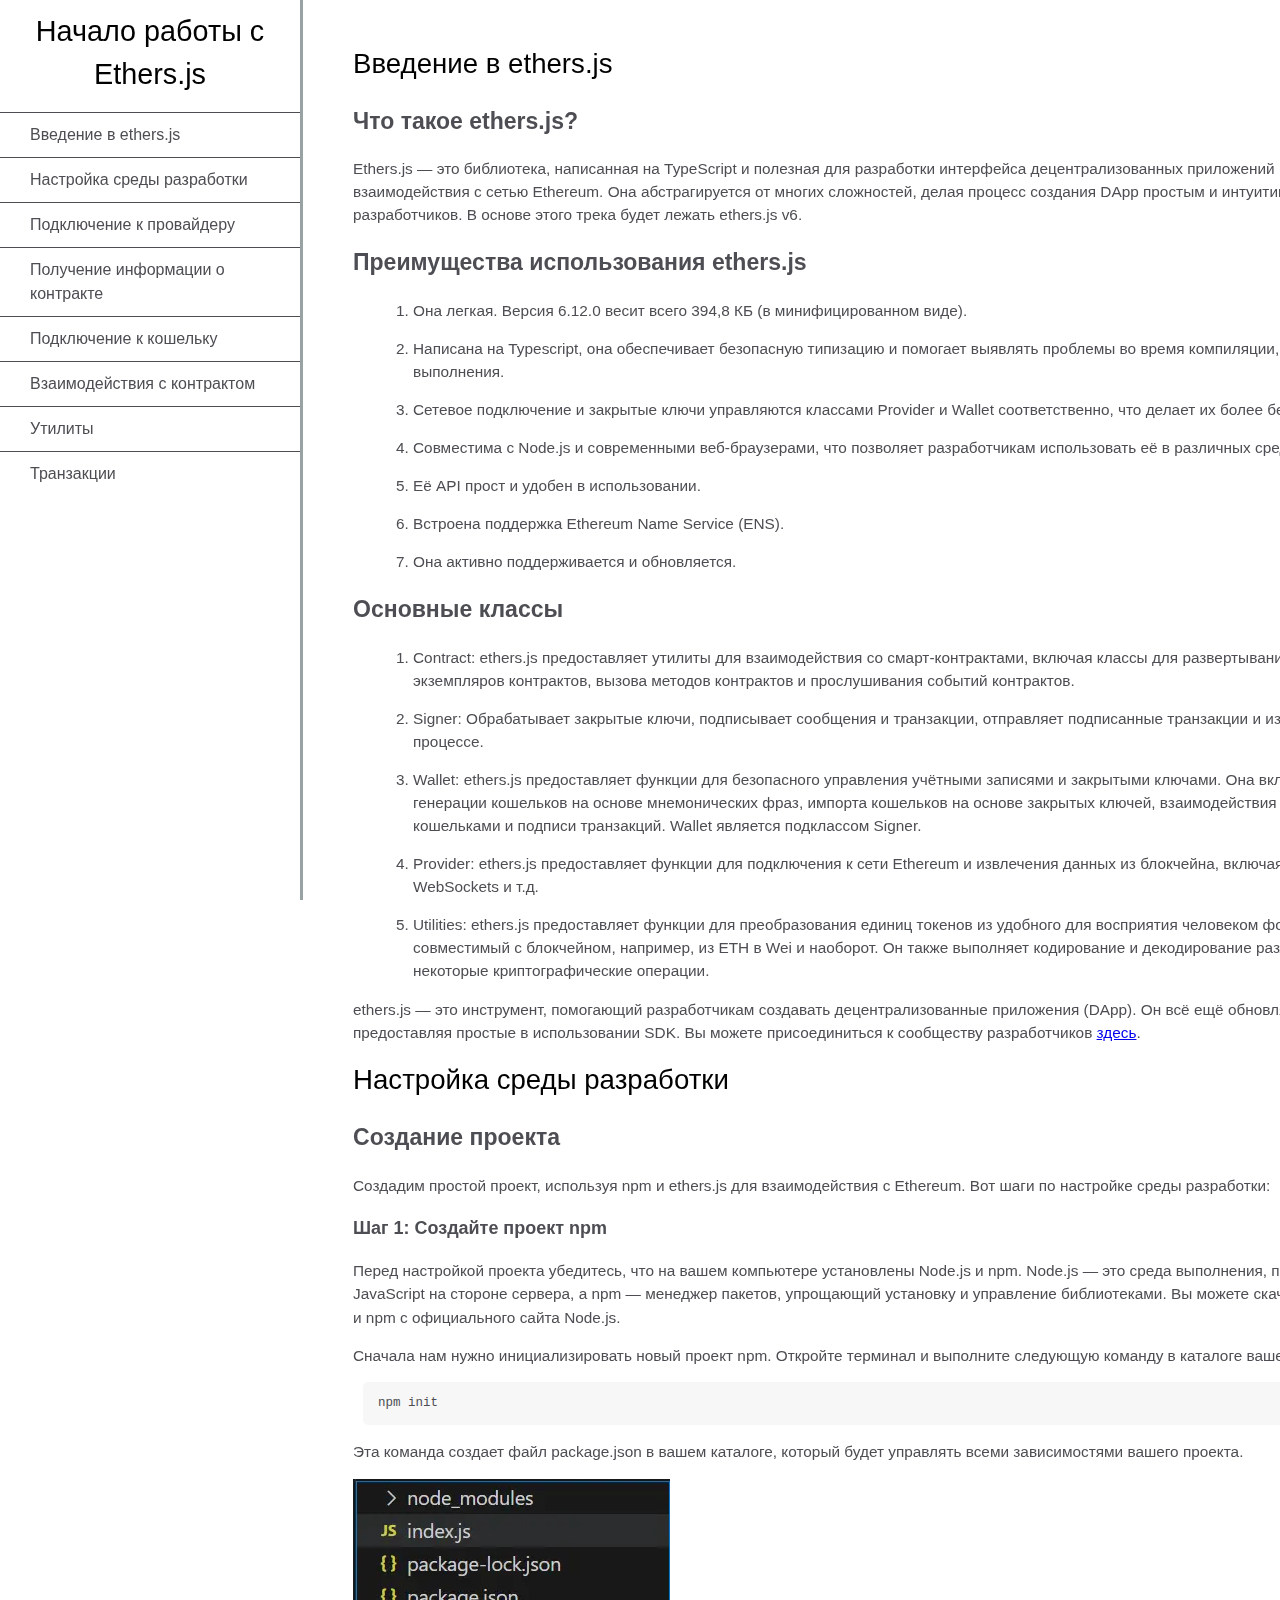
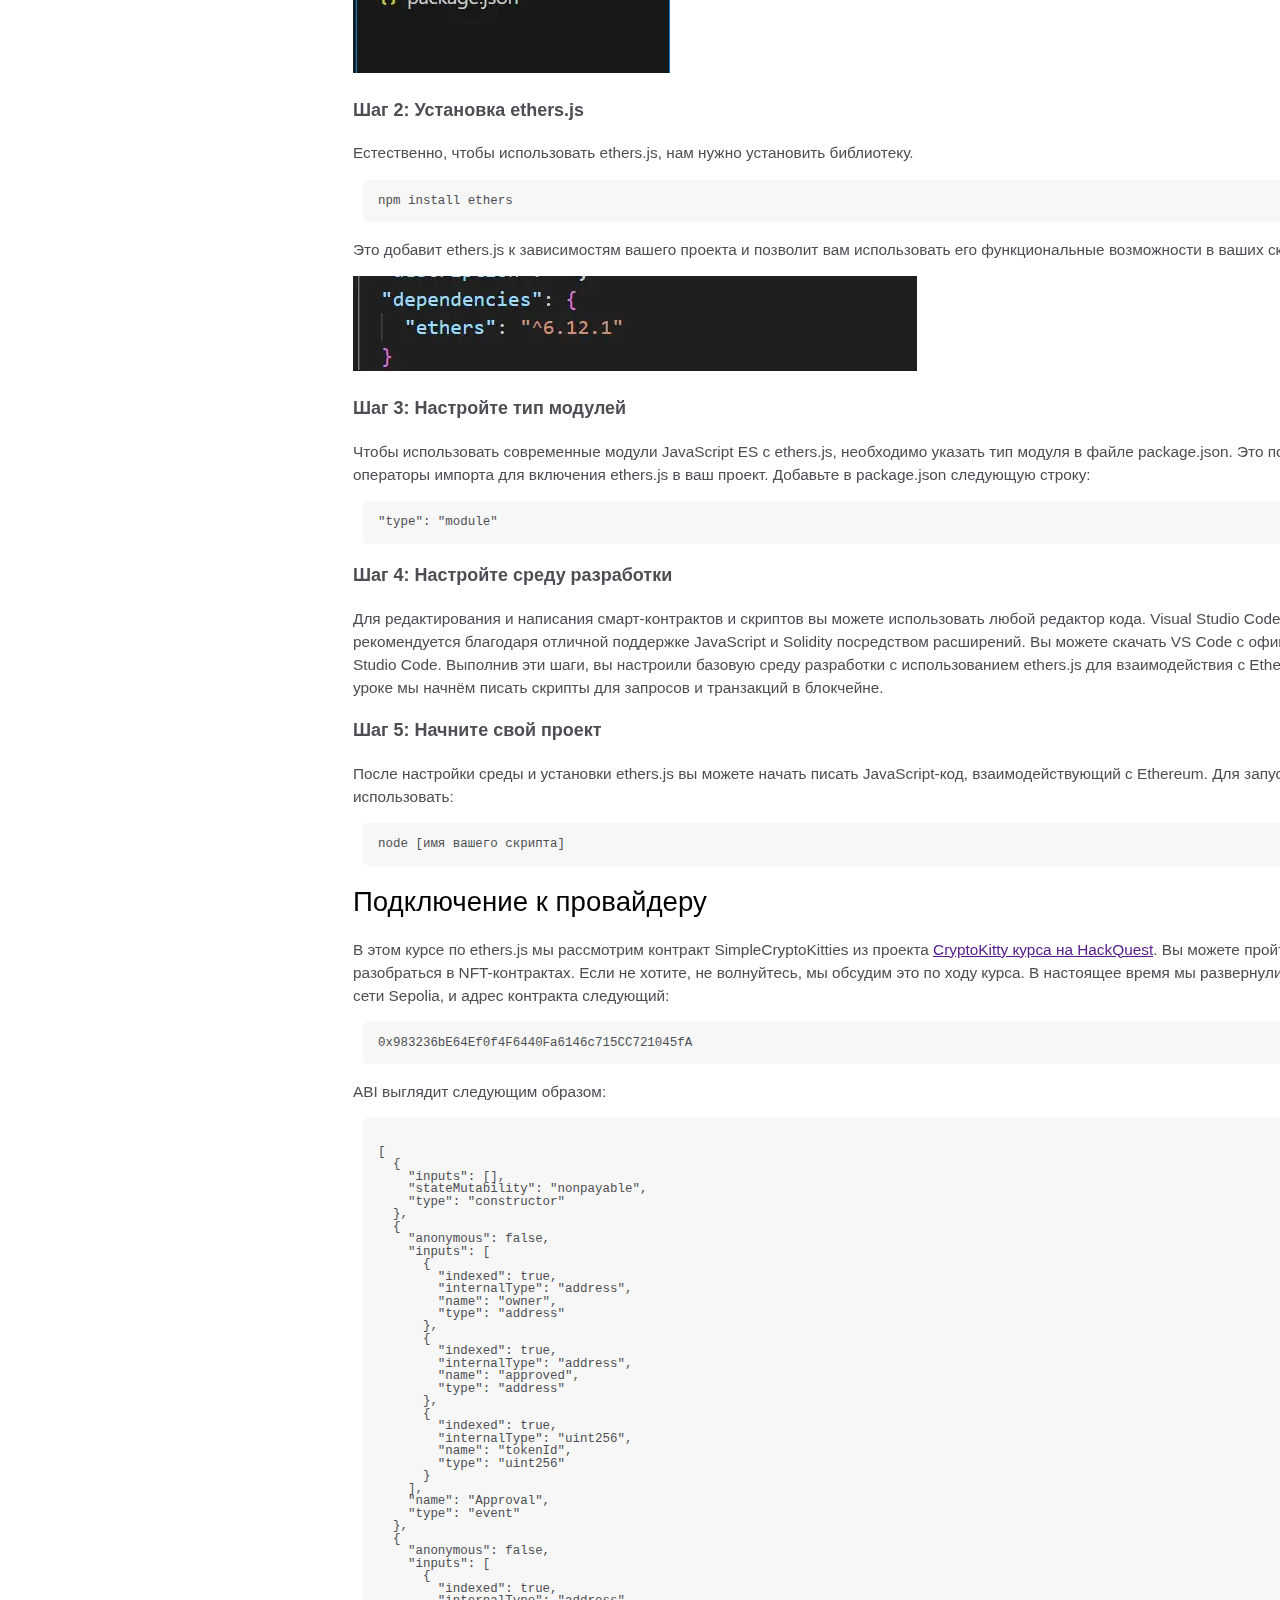
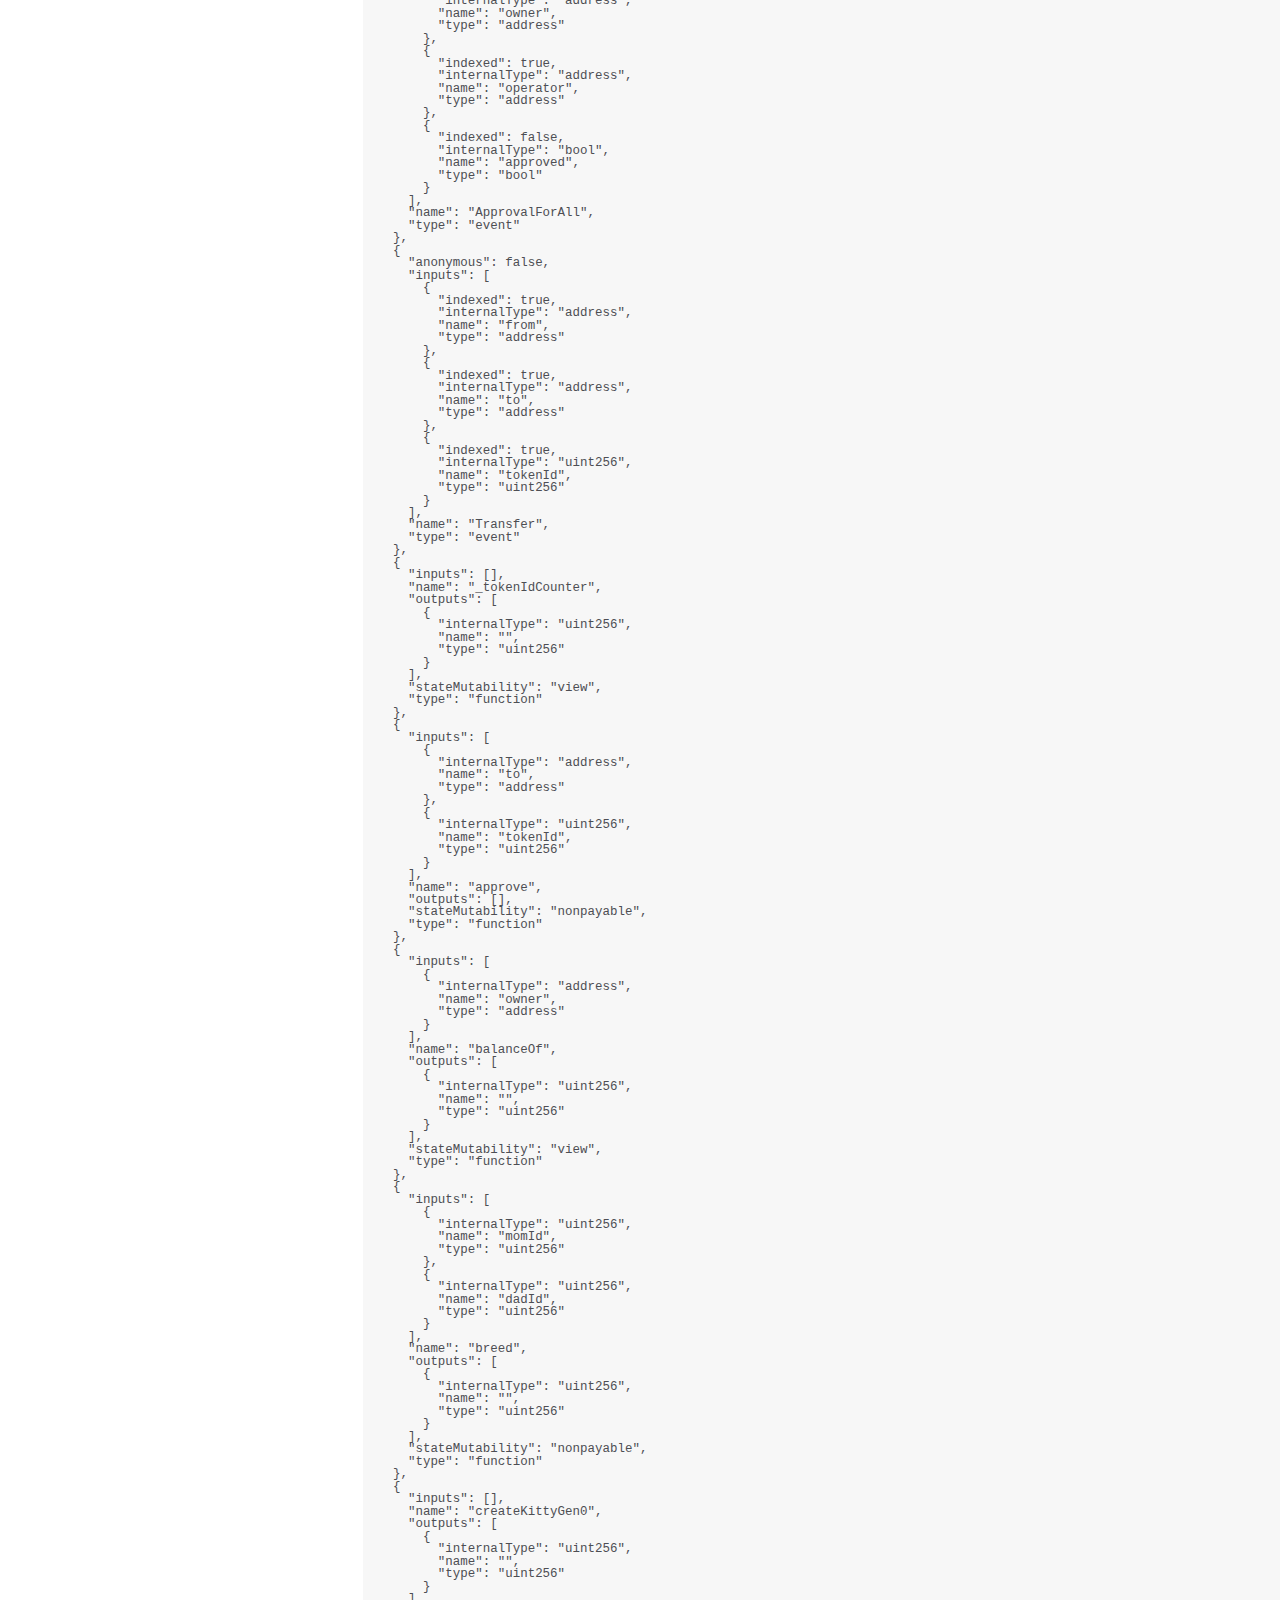
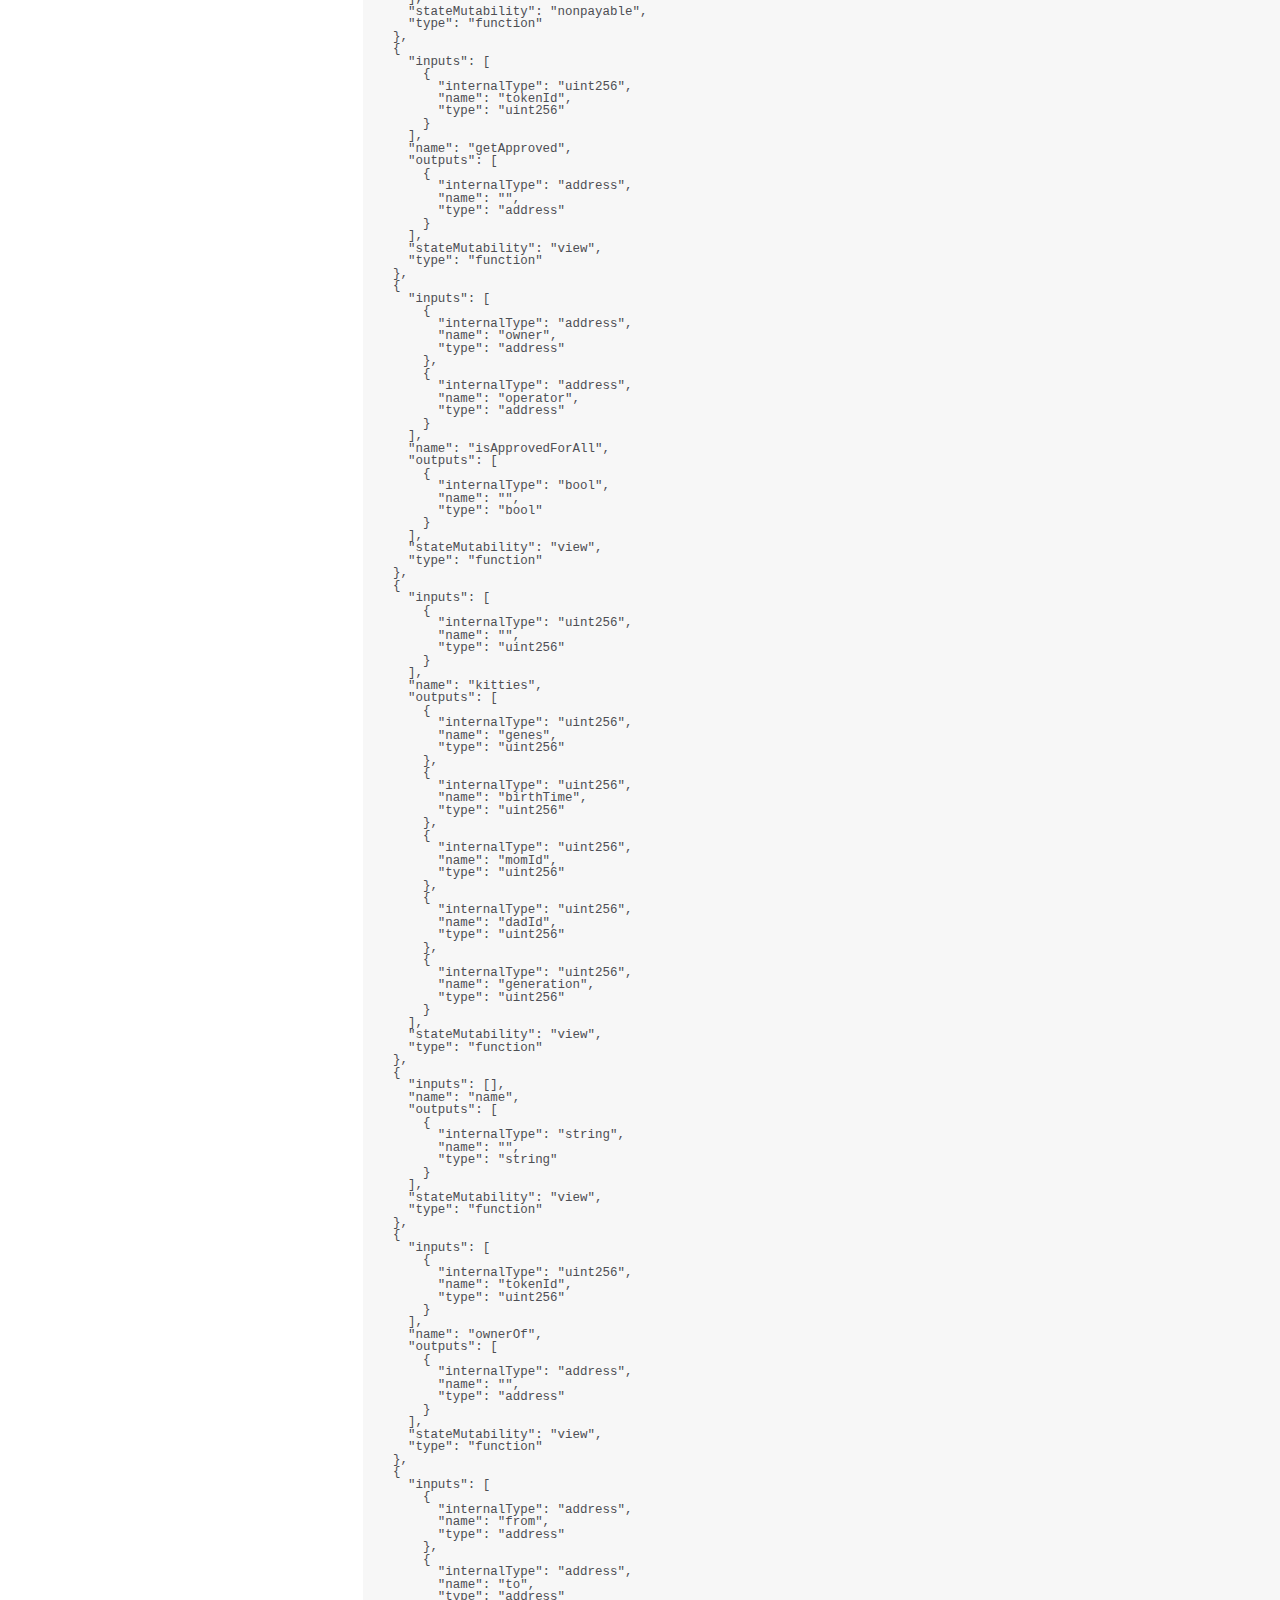
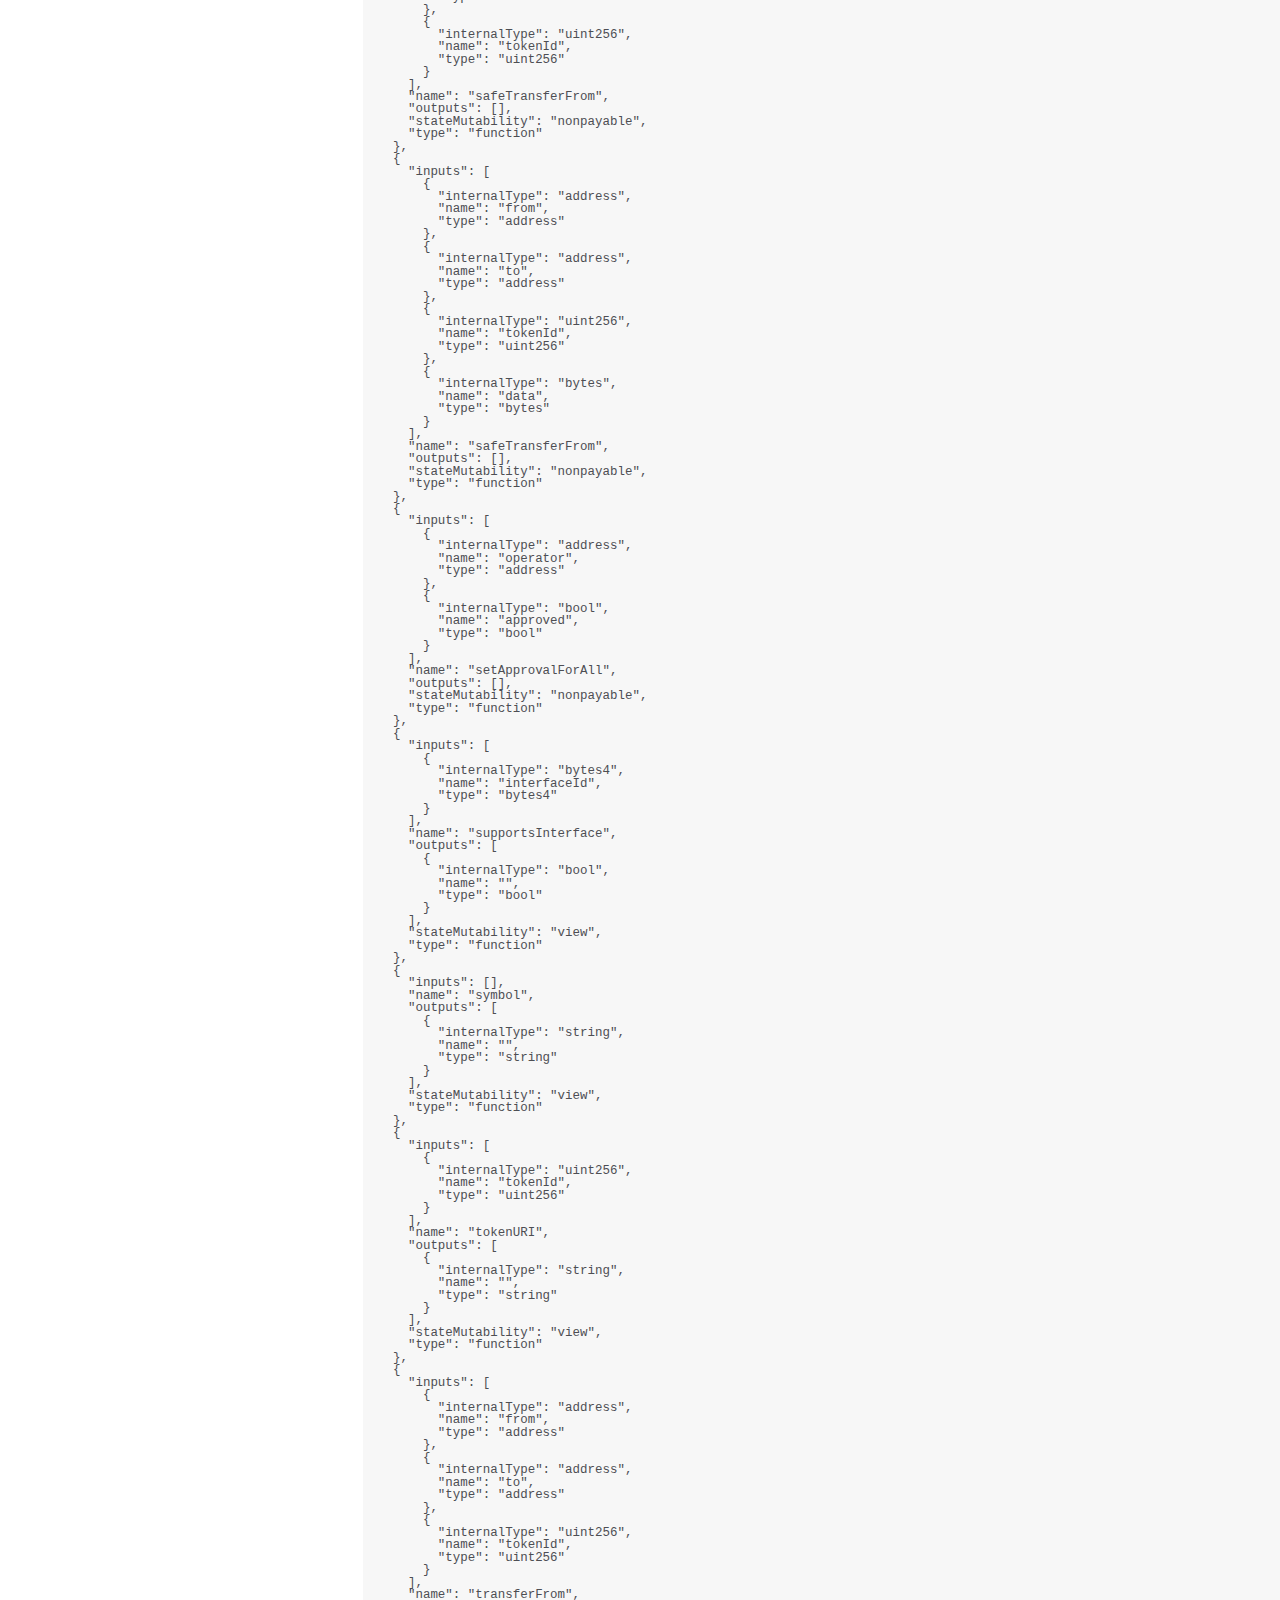
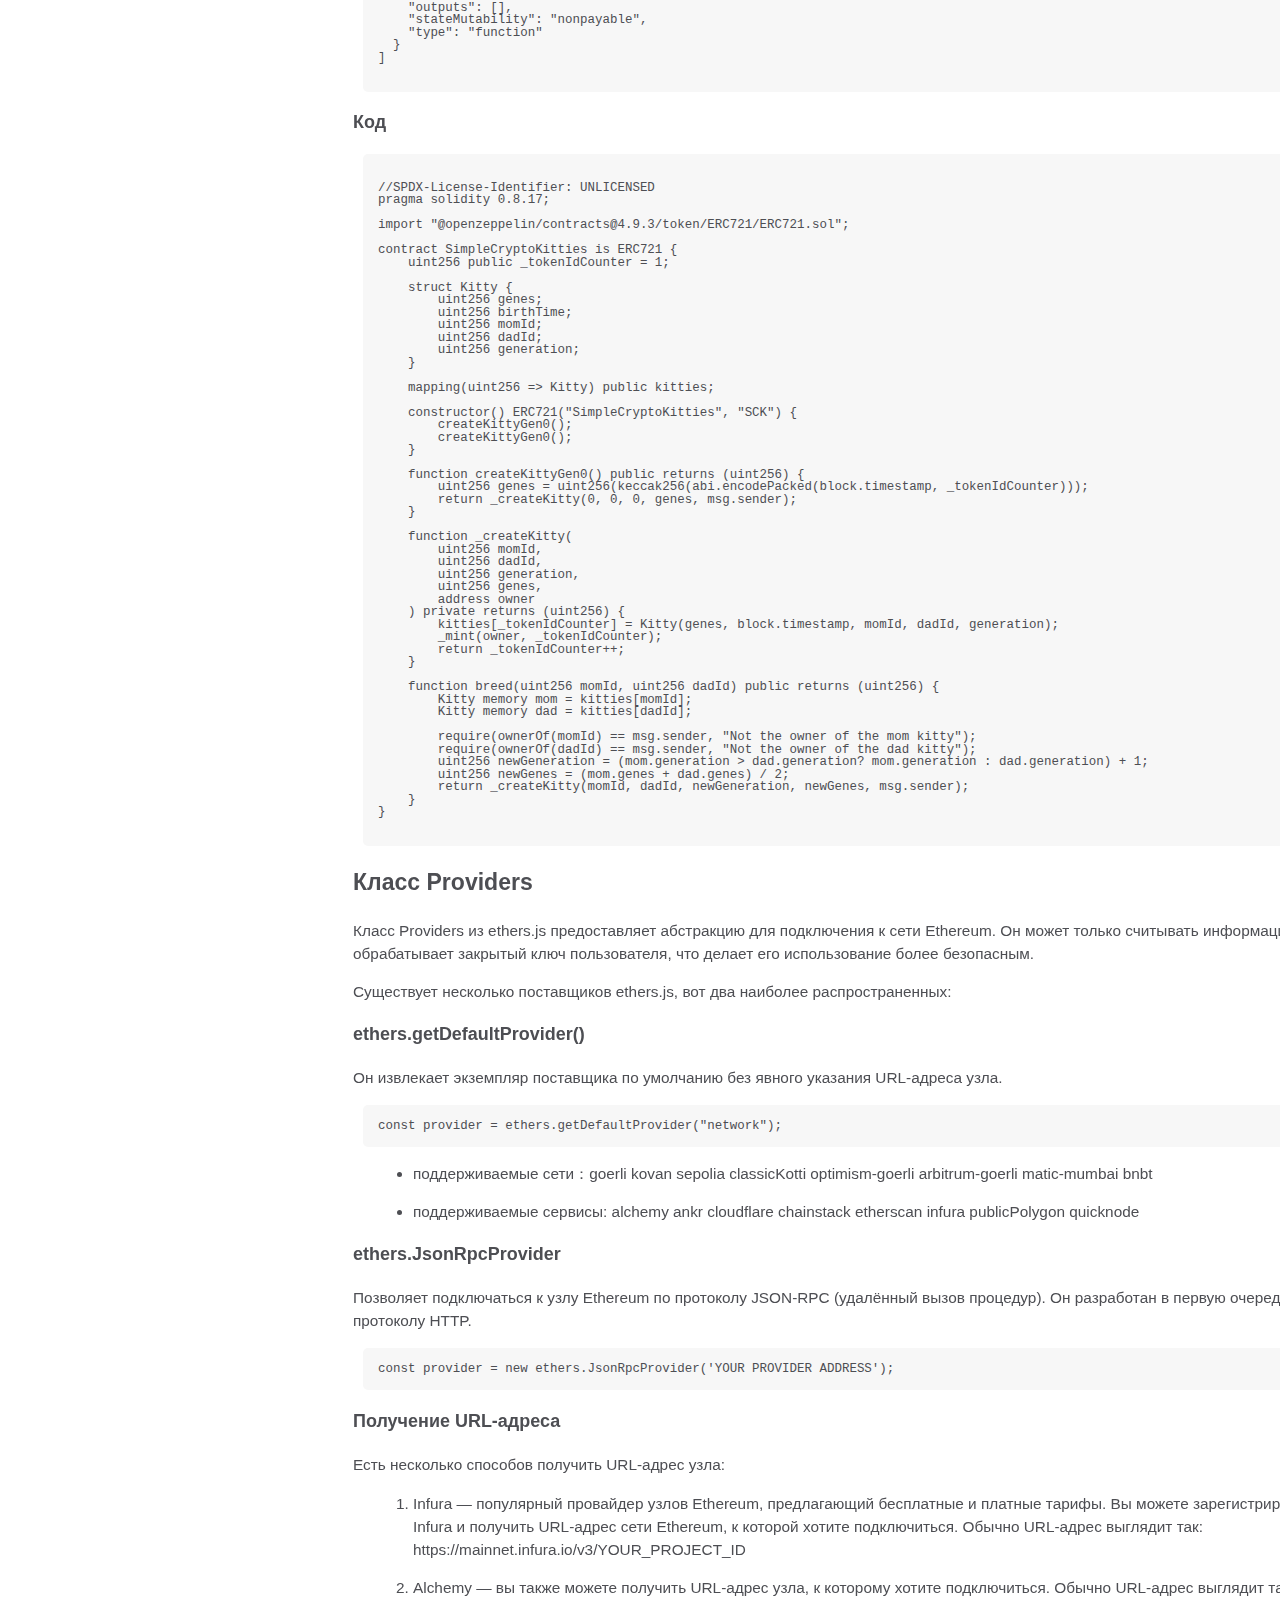
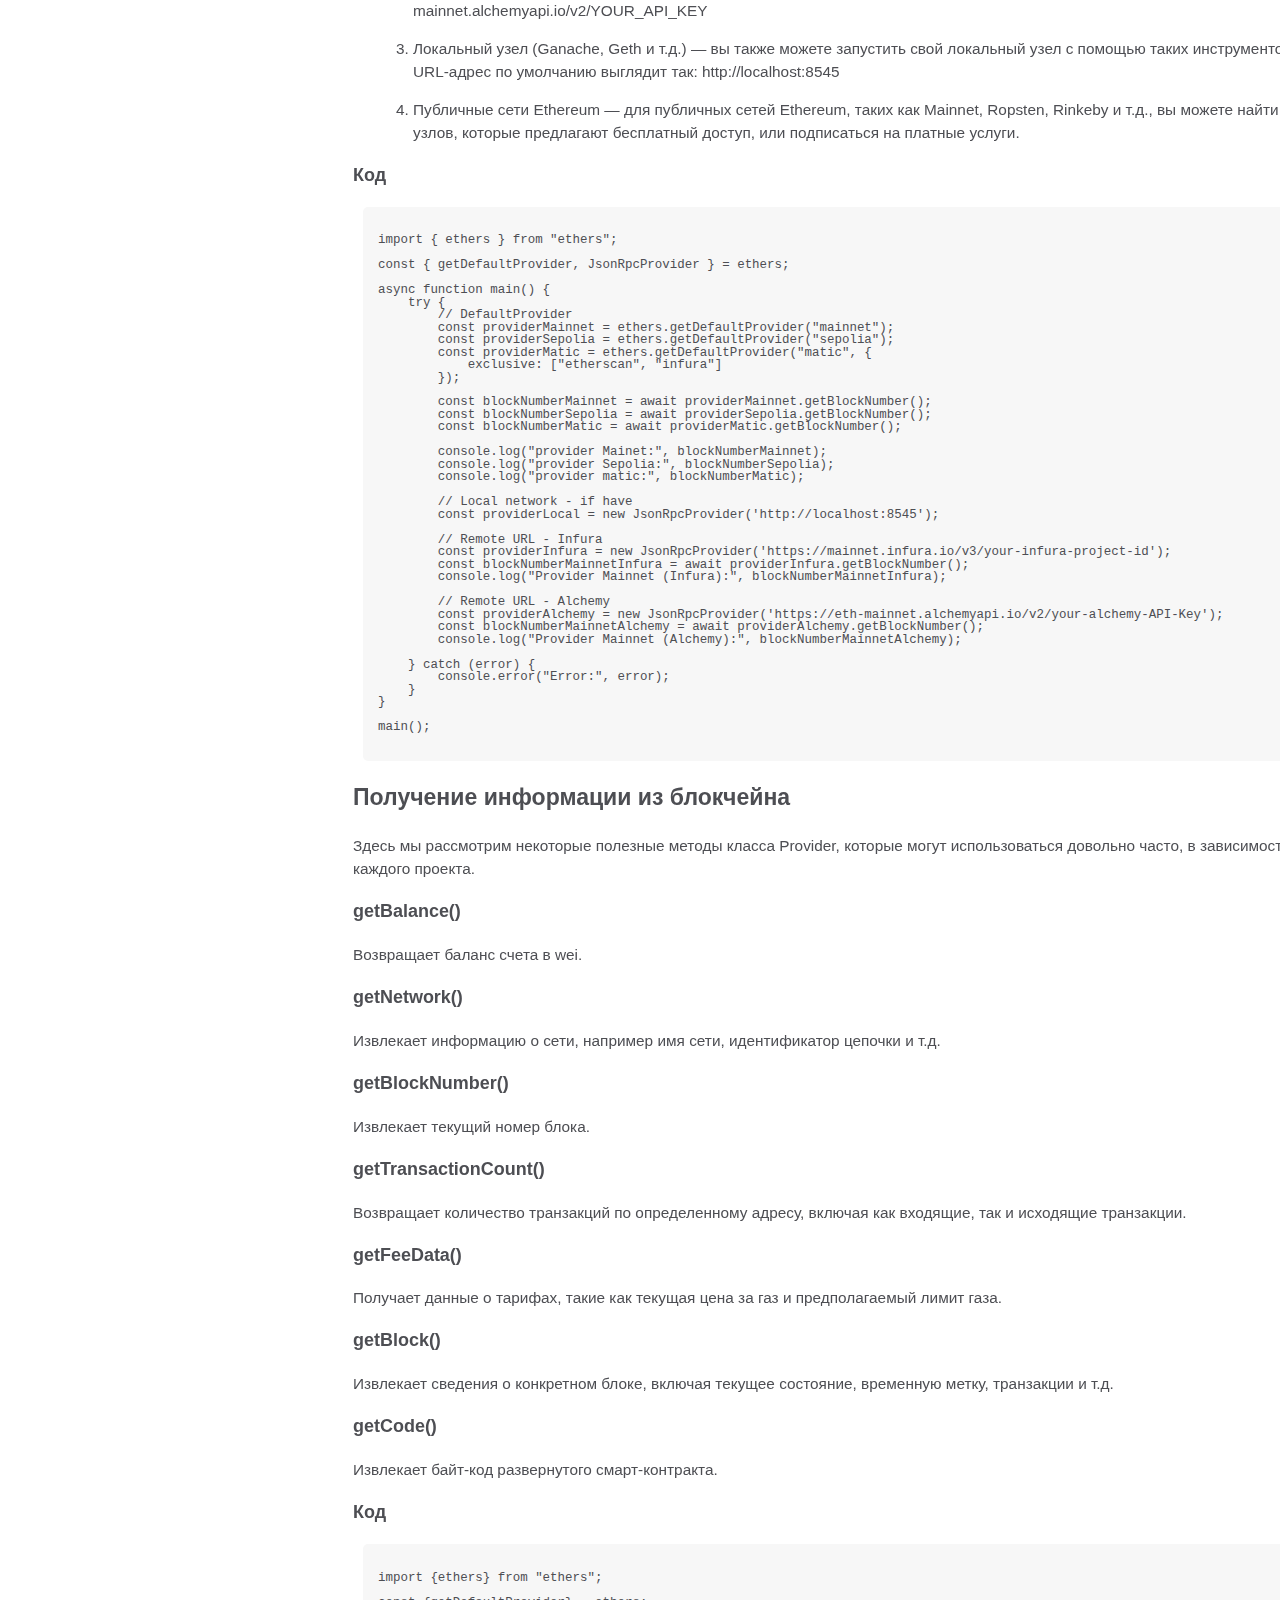
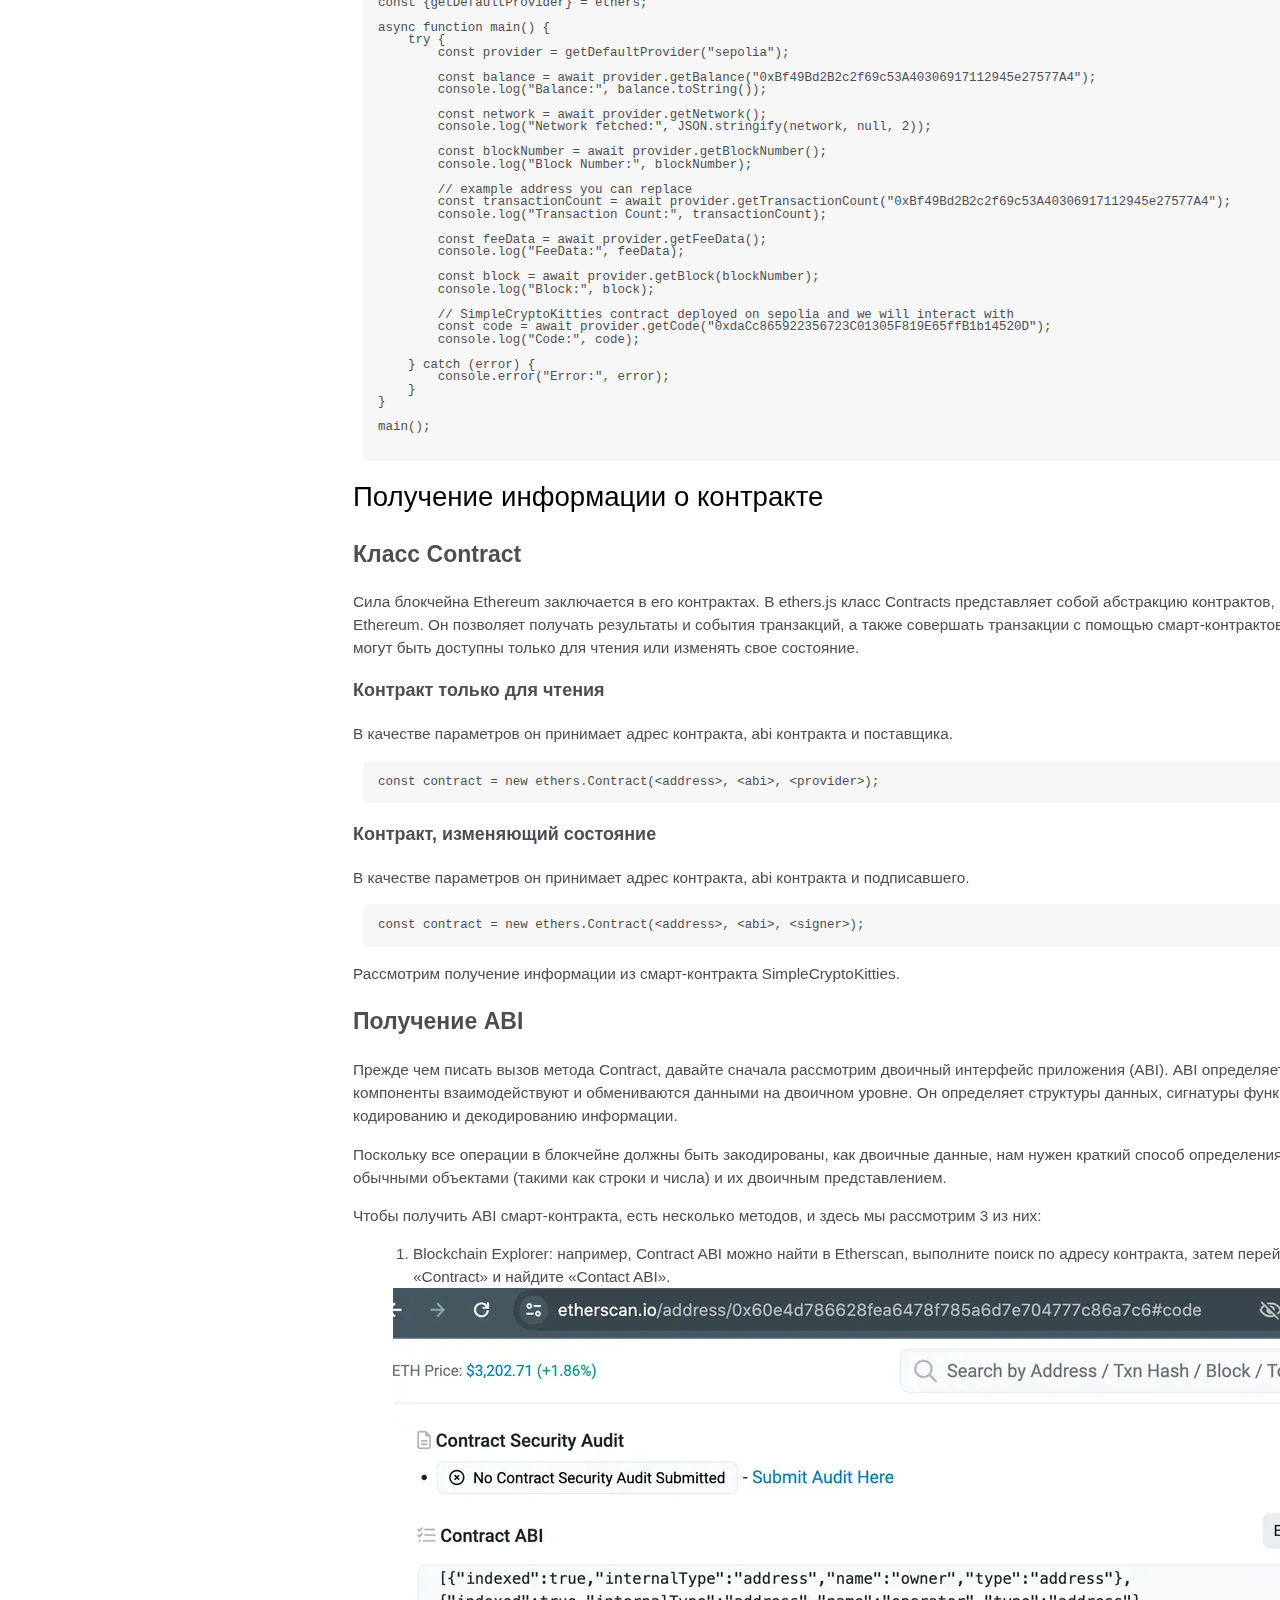
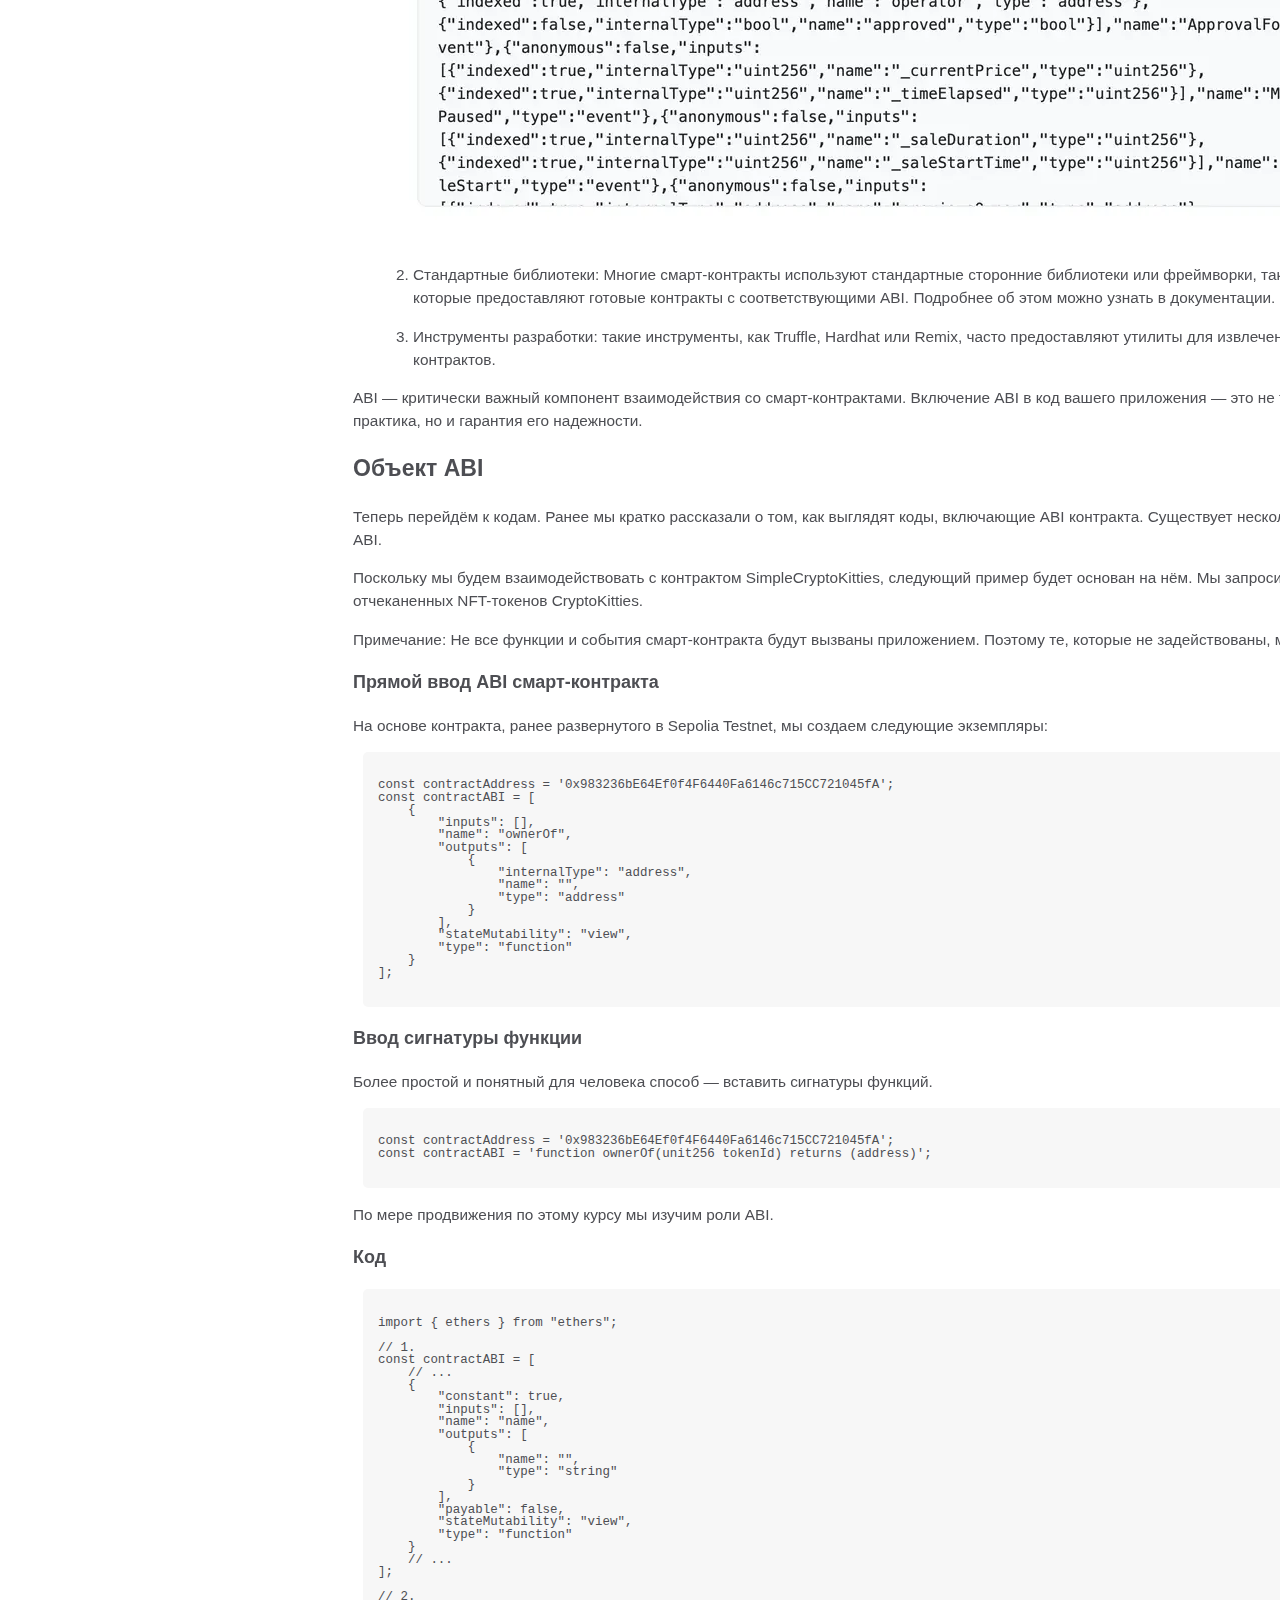
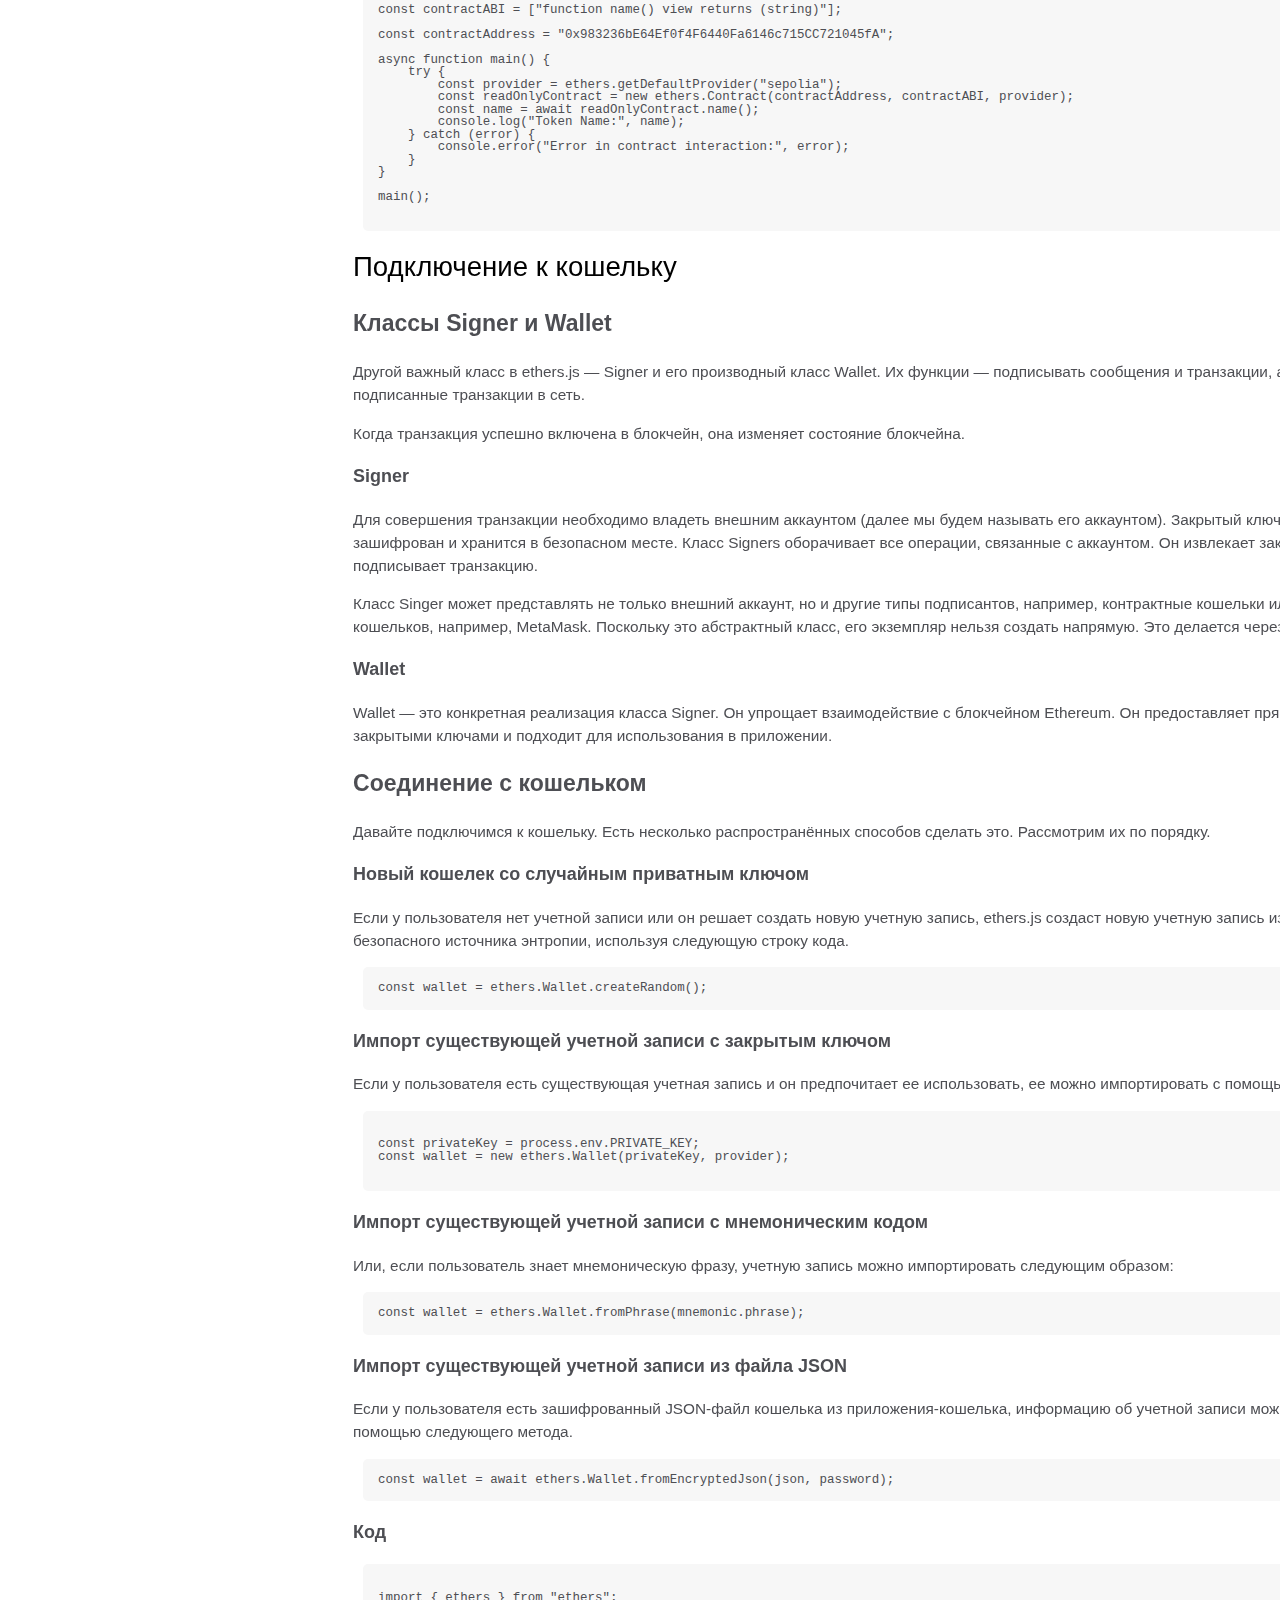
<file: ethersjs.html>
<!DOCTYPE html>
<html lang="ru">

<head>
  <meta charset="UTF-8">
  <meta name="viewport" content="width=device-width, initial-scale=1.0">
  <title>Начало работы с Ethers.js</title>
  <link rel="stylesheet" href="./styles.css">
</head>

<body>
  <nav id="navbar">
    <header>Начало работы с Ethers.js</header>
    <ul>
      <li>
        <a class="nav-link" href="#introduction">Введение в ethers.js</a>
      </li>
      <li>
        <a class="nav-link" href="#setup">Настройка среды разработки</a>
      </li>
      <li>
        <a class="nav-link" href="#connect-provider">Подключение к провайдеру</a>
      </li>
      <li>
        <a class="nav-link" href="#contract-info">Получение информации о контракте</a>
      </li>
      <li>
        <a class="nav-link" href="#connect-wallet">Подключение к кошельку</a>
      </li>
      <li>
        <a class="nav-link" href="#interactions">Взаимодействия с контрактом</a>
      </li>
      <li>
        <a class="nav-link" href="#utilities">Утилиты</a>
      </li>
      <li>
        <a class="nav-link" href="#transactions">Транзакции</a>
      </li>
    </ul>
  </nav>
  <main id="main-doc">
    <section class="main-section" id="introduction">
      <article>
        <header>Введение в ethers.js</header>
        <h2>Что такое ethers.js?</h2>
        <p>Ethers.js — это библиотека, написанная на TypeScript и полезная для разработки интерфейса децентрализованных
          приложений (DApps) или взаимодействия с сетью Ethereum. Она абстрагируется от многих сложностей, делая процесс
          создания DApp простым и интуитивно понятным для разработчиков. В основе этого трека будет лежать ethers.js v6.
        </p>
        <h2>Преимущества использования ethers.js</h2>
        <ol>
          <li>Она легкая. Версия 6.12.0 весит всего 394,8 КБ (в минифицированном виде).</li>
          <li>Написана на Typescript, она обеспечивает безопасную типизацию и помогает выявлять проблемы во время
            компиляции, а не во время выполнения.</li>
          <li>Сетевое подключение и закрытые ключи управляются классами Provider и Wallet соответственно, что делает их
            более безопасными .</li>
          <li>Cовместима с Node.js и современными веб-браузерами, что позволяет разработчикам использовать её в
            различных средах.</li>
          <li>Её API прост и удобен в использовании.</li>
          <li>Встроена поддержка Ethereum Name Service (ENS).</li>
          <li>Она активно поддерживается и обновляется.</li>
        </ol>
        <h2>Основные классы</h2>
        <ol>
          <li>Contract: ethers.js предоставляет утилиты для взаимодействия со смарт-контрактами, включая классы для
            развертывания контрактов, создания экземпляров контрактов, вызова методов контрактов и прослушивания событий
            контрактов.</li>
          <li>Signer: Обрабатывает закрытые ключи, подписывает сообщения и транзакции, отправляет подписанные транзакции
            и изменяет состояние блока в процессе.
          </li>
          <li>Wallet: ethers.js предоставляет функции для безопасного управления учётными записями и закрытыми ключами.
            Она включает классы для генерации кошельков на основе мнемонических фраз, импорта кошельков на основе
            закрытых ключей, взаимодействия с аппаратными кошельками и подписи транзакций. Wallet является подклассом
            Signer.
          </li>
          <li>Provider: ethers.js предоставляет функции для подключения к сети Ethereum и извлечения данных из
            блокчейна, включая поставщиков для HTTP, WebSockets и т.д.</li>
          <li>Utilities: ethers.js предоставляет функции для преобразования единиц токенов из удобного для восприятия
            человеком формата в формат, совместимый с блокчейном, например, из ETH в Wei и наоборот. Он также выполняет
            кодирование и декодирование различных типов данных и некоторые криптографические операции.</li>
        </ol>
        <p>ethers.js — это инструмент, помогающий разработчикам создавать децентрализованные приложения (DApp). Он всё
          ещё обновляется и развивается, предоставляя простые в использовании SDK. Вы можете присоединиться к сообществу
          разработчиков <a href="https://discord.com/invite/qYtSscGYYc" target="_blank">здесь</a>.</p>
      </article>
    </section>
    <section class="main-section" id="setup">
      <article>
        <header>Настройка среды разработки</header>
        <h2>Создание проекта</h2>
        <p>Создадим простой проект, используя npm и ethers.js для взаимодействия с Ethereum. Вот шаги по настройке
          среды разработки:</p>
        <h3>Шаг 1: Создайте проект npm</h3>
        <p>Перед настройкой проекта убедитесь, что на вашем компьютере установлены Node.js и npm. Node.js — это среда
          выполнения, позволяющая запускать JavaScript на стороне сервера, а npm — менеджер пакетов, упрощающий
          установку и управление библиотеками. Вы можете скачать и установить Node.js и npm с официального сайта
          Node.js.</p>
        <p>Сначала нам нужно инициализировать новый проект npm. Откройте терминал и выполните следующую команду в
          каталоге вашего проекта:</p>
        <code>npm init</code>
        <p>Эта команда создает файл package.json в вашем каталоге, который будет управлять всеми зависимостями вашего
          проекта.</p>
        <img src="images/19198dcf-63c6-4d57-b28f-c2c55c8eb9c6.webp" />
        <h3>Шаг 2: Установка ethers.js</h3>
        <p>Естественно, чтобы использовать ethers.js, нам нужно установить библиотеку.</p>
        <code>npm install ethers</code>
        <p>Это добавит ethers.js к зависимостям вашего проекта и позволит вам использовать его функциональные
          возможности в ваших скриптах.</p>
        <img src="images/9ffb9845-59ba-4c06-951b-372f327cc5a4.webp" />
        <h3>Шаг 3: Настройте тип модулей</h3>
        <p>Чтобы использовать современные модули JavaScript ES с ethers.js, необходимо указать тип модуля в файле
          package.json. Это позволит использовать операторы импорта для включения ethers.js в ваш проект. Добавьте в
          package.json следующую строку:</p>
        <code>"type": "module"</code>
        <h3>Шаг 4: Настройте среду разработки</h3>
        <p>Для редактирования и написания смарт-контрактов и скриптов вы можете использовать любой редактор кода. Visual
          Studio Code (VS Code) настоятельно рекомендуется благодаря отличной поддержке JavaScript и Solidity
          посредством расширений. Вы можете скачать VS Code с официального сайта Visual Studio Code. Выполнив эти шаги,
          вы настроили базовую среду разработки с использованием ethers.js для взаимодействия с Ethereum. На следующем
          уроке мы начнём писать скрипты для запросов и транзакций в блокчейне.</p>
        <h3>Шаг 5: Начните свой проект</h3>
        <p>После настройки среды и установки ethers.js вы можете начать писать JavaScript-код, взаимодействующий с
          Ethereum. Для запуска скриптов можно использовать:</p>
        <code>node [имя вашего скрипта]</code>
      </article>
    </section>
    <section class="main-section" id="connect-provider">
      <article>
        <header>Подключение к провайдеру</header>
        <p>В этом курсе по ethers.js мы рассмотрим контракт SimpleCryptoKitties из проекта <a href=""
            target="_blank">CryptoKitty курса на HackQuest</a>. Вы можете пройти этот курс, чтобы лучше разобраться в
          NFT-контрактах. Если не хотите, не волнуйтесь, мы обсудим это по ходу курса. В настоящее время мы развернули
          этот контракт в тестовой сети Sepolia, и адрес контракта следующий:</p>
        <code>0x983236bE64Ef0f4F6440Fa6146c715CC721045fA</code>
        <p>ABI выглядит следующим образом:</p>
        <code><pre>[
  {
    "inputs": [],
    "stateMutability": "nonpayable",
    "type": "constructor"
  },
  {
    "anonymous": false,
    "inputs": [
      {
        "indexed": true,
        "internalType": "address",
        "name": "owner",
        "type": "address"
      },
      {
        "indexed": true,
        "internalType": "address",
        "name": "approved",
        "type": "address"
      },
      {
        "indexed": true,
        "internalType": "uint256",
        "name": "tokenId",
        "type": "uint256"
      }
    ],
    "name": "Approval",
    "type": "event"
  },
  {
    "anonymous": false,
    "inputs": [
      {
        "indexed": true,
        "internalType": "address",
        "name": "owner",
        "type": "address"
      },
      {
        "indexed": true,
        "internalType": "address",
        "name": "operator",
        "type": "address"
      },
      {
        "indexed": false,
        "internalType": "bool",
        "name": "approved",
        "type": "bool"
      }
    ],
    "name": "ApprovalForAll",
    "type": "event"
  },
  {
    "anonymous": false,
    "inputs": [
      {
        "indexed": true,
        "internalType": "address",
        "name": "from",
        "type": "address"
      },
      {
        "indexed": true,
        "internalType": "address",
        "name": "to",
        "type": "address"
      },
      {
        "indexed": true,
        "internalType": "uint256",
        "name": "tokenId",
        "type": "uint256"
      }
    ],
    "name": "Transfer",
    "type": "event"
  },
  {
    "inputs": [],
    "name": "_tokenIdCounter",
    "outputs": [
      {
        "internalType": "uint256",
        "name": "",
        "type": "uint256"
      }
    ],
    "stateMutability": "view",
    "type": "function"
  },
  {
    "inputs": [
      {
        "internalType": "address",
        "name": "to",
        "type": "address"
      },
      {
        "internalType": "uint256",
        "name": "tokenId",
        "type": "uint256"
      }
    ],
    "name": "approve",
    "outputs": [],
    "stateMutability": "nonpayable",
    "type": "function"
  },
  {
    "inputs": [
      {
        "internalType": "address",
        "name": "owner",
        "type": "address"
      }
    ],
    "name": "balanceOf",
    "outputs": [
      {
        "internalType": "uint256",
        "name": "",
        "type": "uint256"
      }
    ],
    "stateMutability": "view",
    "type": "function"
  },
  {
    "inputs": [
      {
        "internalType": "uint256",
        "name": "momId",
        "type": "uint256"
      },
      {
        "internalType": "uint256",
        "name": "dadId",
        "type": "uint256"
      }
    ],
    "name": "breed",
    "outputs": [
      {
        "internalType": "uint256",
        "name": "",
        "type": "uint256"
      }
    ],
    "stateMutability": "nonpayable",
    "type": "function"
  },
  {
    "inputs": [],
    "name": "createKittyGen0",
    "outputs": [
      {
        "internalType": "uint256",
        "name": "",
        "type": "uint256"
      }
    ],
    "stateMutability": "nonpayable",
    "type": "function"
  },
  {
    "inputs": [
      {
        "internalType": "uint256",
        "name": "tokenId",
        "type": "uint256"
      }
    ],
    "name": "getApproved",
    "outputs": [
      {
        "internalType": "address",
        "name": "",
        "type": "address"
      }
    ],
    "stateMutability": "view",
    "type": "function"
  },
  {
    "inputs": [
      {
        "internalType": "address",
        "name": "owner",
        "type": "address"
      },
      {
        "internalType": "address",
        "name": "operator",
        "type": "address"
      }
    ],
    "name": "isApprovedForAll",
    "outputs": [
      {
        "internalType": "bool",
        "name": "",
        "type": "bool"
      }
    ],
    "stateMutability": "view",
    "type": "function"
  },
  {
    "inputs": [
      {
        "internalType": "uint256",
        "name": "",
        "type": "uint256"
      }
    ],
    "name": "kitties",
    "outputs": [
      {
        "internalType": "uint256",
        "name": "genes",
        "type": "uint256"
      },
      {
        "internalType": "uint256",
        "name": "birthTime",
        "type": "uint256"
      },
      {
        "internalType": "uint256",
        "name": "momId",
        "type": "uint256"
      },
      {
        "internalType": "uint256",
        "name": "dadId",
        "type": "uint256"
      },
      {
        "internalType": "uint256",
        "name": "generation",
        "type": "uint256"
      }
    ],
    "stateMutability": "view",
    "type": "function"
  },
  {
    "inputs": [],
    "name": "name",
    "outputs": [
      {
        "internalType": "string",
        "name": "",
        "type": "string"
      }
    ],
    "stateMutability": "view",
    "type": "function"
  },
  {
    "inputs": [
      {
        "internalType": "uint256",
        "name": "tokenId",
        "type": "uint256"
      }
    ],
    "name": "ownerOf",
    "outputs": [
      {
        "internalType": "address",
        "name": "",
        "type": "address"
      }
    ],
    "stateMutability": "view",
    "type": "function"
  },
  {
    "inputs": [
      {
        "internalType": "address",
        "name": "from",
        "type": "address"
      },
      {
        "internalType": "address",
        "name": "to",
        "type": "address"
      },
      {
        "internalType": "uint256",
        "name": "tokenId",
        "type": "uint256"
      }
    ],
    "name": "safeTransferFrom",
    "outputs": [],
    "stateMutability": "nonpayable",
    "type": "function"
  },
  {
    "inputs": [
      {
        "internalType": "address",
        "name": "from",
        "type": "address"
      },
      {
        "internalType": "address",
        "name": "to",
        "type": "address"
      },
      {
        "internalType": "uint256",
        "name": "tokenId",
        "type": "uint256"
      },
      {
        "internalType": "bytes",
        "name": "data",
        "type": "bytes"
      }
    ],
    "name": "safeTransferFrom",
    "outputs": [],
    "stateMutability": "nonpayable",
    "type": "function"
  },
  {
    "inputs": [
      {
        "internalType": "address",
        "name": "operator",
        "type": "address"
      },
      {
        "internalType": "bool",
        "name": "approved",
        "type": "bool"
      }
    ],
    "name": "setApprovalForAll",
    "outputs": [],
    "stateMutability": "nonpayable",
    "type": "function"
  },
  {
    "inputs": [
      {
        "internalType": "bytes4",
        "name": "interfaceId",
        "type": "bytes4"
      }
    ],
    "name": "supportsInterface",
    "outputs": [
      {
        "internalType": "bool",
        "name": "",
        "type": "bool"
      }
    ],
    "stateMutability": "view",
    "type": "function"
  },
  {
    "inputs": [],
    "name": "symbol",
    "outputs": [
      {
        "internalType": "string",
        "name": "",
        "type": "string"
      }
    ],
    "stateMutability": "view",
    "type": "function"
  },
  {
    "inputs": [
      {
        "internalType": "uint256",
        "name": "tokenId",
        "type": "uint256"
      }
    ],
    "name": "tokenURI",
    "outputs": [
      {
        "internalType": "string",
        "name": "",
        "type": "string"
      }
    ],
    "stateMutability": "view",
    "type": "function"
  },
  {
    "inputs": [
      {
        "internalType": "address",
        "name": "from",
        "type": "address"
      },
      {
        "internalType": "address",
        "name": "to",
        "type": "address"
      },
      {
        "internalType": "uint256",
        "name": "tokenId",
        "type": "uint256"
      }
    ],
    "name": "transferFrom",
    "outputs": [],
    "stateMutability": "nonpayable",
    "type": "function"
  }
]</pre></code>
        <h3>Код</h3>
        <code><pre>//SPDX-License-Identifier: UNLICENSED
pragma solidity 0.8.17;

import "@openzeppelin/contracts@4.9.3/token/ERC721/ERC721.sol";

contract SimpleCryptoKitties is ERC721 {
    uint256 public _tokenIdCounter = 1;

    struct Kitty {
        uint256 genes;
        uint256 birthTime;
        uint256 momId;
        uint256 dadId;
        uint256 generation;
    }

    mapping(uint256 => Kitty) public kitties;

    constructor() ERC721("SimpleCryptoKitties", "SCK") {
        createKittyGen0();
        createKittyGen0();
    }

    function createKittyGen0() public returns (uint256) {
        uint256 genes = uint256(keccak256(abi.encodePacked(block.timestamp, _tokenIdCounter)));
        return _createKitty(0, 0, 0, genes, msg.sender);
    }

    function _createKitty(
        uint256 momId,
        uint256 dadId,
        uint256 generation,
        uint256 genes,
        address owner
    ) private returns (uint256) {
        kitties[_tokenIdCounter] = Kitty(genes, block.timestamp, momId, dadId, generation);
        _mint(owner, _tokenIdCounter);
        return _tokenIdCounter++;
    }

    function breed(uint256 momId, uint256 dadId) public returns (uint256) {
        Kitty memory mom = kitties[momId];
        Kitty memory dad = kitties[dadId];

        require(ownerOf(momId) == msg.sender, "Not the owner of the mom kitty");
        require(ownerOf(dadId) == msg.sender, "Not the owner of the dad kitty");
        uint256 newGeneration = (mom.generation > dad.generation? mom.generation : dad.generation) + 1;
        uint256 newGenes = (mom.genes + dad.genes) / 2;
        return _createKitty(momId, dadId, newGeneration, newGenes, msg.sender);
    }
}</pre></code>
        <h2>Класс Providers</h2>
        <p>Класс Providers из ethers.js предоставляет абстракцию для подключения к сети Ethereum. Он может только
          считывать информацию из блокчейна и не обрабатывает закрытый ключ пользователя, что делает его использование
          более безопасным.</p>
        <p>Существует несколько поставщиков ethers.js, вот два наиболее распространенных:</p>
        <h3>ethers.getDefaultProvider()</h3>
        <p>Он извлекает экземпляр поставщика по умолчанию без явного указания URL-адреса узла.</p>
        <code>const provider = ethers.getDefaultProvider("network");</code>
        <ul>
          <li>поддерживаемые сети：goerli kovan sepolia classicKotti optimism-goerli arbitrum-goerli matic-mumbai bnbt
          </li>
          <li>поддерживаемые сервисы: alchemy ankr cloudflare chainstack etherscan infura publicPolygon quicknode</li>
        </ul>
        <h3>ethers.JsonRpcProvider</h3>
        <p>Позволяет подключаться к узлу Ethereum по протоколу JSON-RPC (удалённый вызов процедур). Он разработан в
          первую очередь для использования по протоколу HTTP.</p>
        <code>const provider = new ethers.JsonRpcProvider('YOUR PROVIDER ADDRESS');</code>
        <h3>Получение URL-адреса</h3>
        <p>Есть несколько способов получить URL-адрес узла:</p>
        <ol>
          <li>Infura — популярный провайдер узлов Ethereum, предлагающий бесплатные и платные тарифы. Вы можете
            зарегистрировать учётную запись на Infura и получить URL-адрес сети Ethereum, к которой хотите подключиться.
            Обычно URL-адрес выглядит так: https://mainnet.infura.io/v3/YOUR_PROJECT_ID</li>
          <li>Alchemy — вы также можете получить URL-адрес узла, к которому хотите подключиться. Обычно URL-адрес
            выглядит так: https://eth-mainnet.alchemyapi.io/v2/YOUR_API_KEY</li>
          <li>Локальный узел (Ganache, Geth и т.д.) — вы также можете запустить свой локальный узел с помощью таких
            инструментов, как Ganache или Geth. URL-адрес по умолчанию выглядит так: http://localhost:8545</li>
          <li>Публичные сети Ethereum — для публичных сетей Ethereum, таких как Mainnet, Ropsten, Rinkeby и т.д., вы
            можете найти публичных поставщиков узлов, которые предлагают бесплатный доступ, или подписаться на платные
            услуги.</li>
        </ol>
        <h3>Код</h3>
        <code><pre>import { ethers } from "ethers";

const { getDefaultProvider, JsonRpcProvider } = ethers;

async function main() {
    try {
        // DefaultProvider
        const providerMainnet = ethers.getDefaultProvider("mainnet");
        const providerSepolia = ethers.getDefaultProvider("sepolia");
        const providerMatic = ethers.getDefaultProvider("matic", {
            exclusive: ["etherscan", "infura"]
        });

        const blockNumberMainnet = await providerMainnet.getBlockNumber();
        const blockNumberSepolia = await providerSepolia.getBlockNumber();
        const blockNumberMatic = await providerMatic.getBlockNumber();

        console.log("provider Mainet:", blockNumberMainnet);
        console.log("provider Sepolia:", blockNumberSepolia);
        console.log("provider matic:", blockNumberMatic);

        // Local network - if have
        const providerLocal = new JsonRpcProvider('http://localhost:8545');

        // Remote URL - Infura
        const providerInfura = new JsonRpcProvider('https://mainnet.infura.io/v3/your-infura-project-id');
        const blockNumberMainnetInfura = await providerInfura.getBlockNumber();
        console.log("Provider Mainnet (Infura):", blockNumberMainnetInfura);

        // Remote URL - Alchemy
        const providerAlchemy = new JsonRpcProvider('https://eth-mainnet.alchemyapi.io/v2/your-alchemy-API-Key');
        const blockNumberMainnetAlchemy = await providerAlchemy.getBlockNumber();
        console.log("Provider Mainnet (Alchemy):", blockNumberMainnetAlchemy);

    } catch (error) {
        console.error("Error:", error);
    }
}

main();</pre></code>
        <h2>Получение информации из блокчейна</h2>
        <p>Здесь мы рассмотрим некоторые полезные методы класса Provider, которые могут использоваться довольно часто, в
          зависимости от потребностей каждого проекта.</p>
        <h3>getBalance()</h3>
        <p>Возвращает баланс счета в wei.</p>
        <h3>getNetwork()</h3>
        <p>Извлекает информацию о сети, например имя сети, идентификатор цепочки и т.д.</p>
        <h3>getBlockNumber()</h3>
        <p>Извлекает текущий номер блока.</p>
        <h3>getTransactionCount()</h3>
        <p>Возвращает количество транзакций по определенному адресу, включая как входящие, так и исходящие транзакции.
        </p>
        <h3>getFeeData()</h3>
        <p>Получает данные о тарифах, такие как текущая цена за газ и предполагаемый лимит газа.</p>
        <h3>getBlock()</h3>
        <p>Извлекает сведения о конкретном блоке, включая текущее состояние, временную метку, транзакции и т.д.</p>
        <h3>getCode()</h3>
        <p>Извлекает байт-код развернутого смарт-контракта.</p>
        <h3>Код</h3>
        <code><pre>import {ethers} from "ethers";

const {getDefaultProvider} = ethers;

async function main() {
    try {
        const provider = getDefaultProvider("sepolia");

        const balance = await provider.getBalance("0xBf49Bd2B2c2f69c53A40306917112945e27577A4");
        console.log("Balance:", balance.toString());

        const network = await provider.getNetwork();
        console.log("Network fetched:", JSON.stringify(network, null, 2));

        const blockNumber = await provider.getBlockNumber();
        console.log("Block Number:", blockNumber);

        // example address you can replace
        const transactionCount = await provider.getTransactionCount("0xBf49Bd2B2c2f69c53A40306917112945e27577A4");
        console.log("Transaction Count:", transactionCount);

        const feeData = await provider.getFeeData();
        console.log("FeeData:", feeData);

        const block = await provider.getBlock(blockNumber);
        console.log("Block:", block);

        // SimpleCryptoKitties contract deployed on sepolia and we will interact with
        const code = await provider.getCode("0xdaCc865922356723C01305F819E65ffB1b14520D");
        console.log("Code:", code);

    } catch (error) {
        console.error("Error:", error);
    }
}

main();</pre></code>
      </article>
    </section>
    <section class="main-section" id="contract-info">
      <article>
        <header>Получение информации о контракте</header>
        <h2>Класс Contract</h2>
        <p>Сила блокчейна Ethereum заключается в его контрактах. В ethers.js класс Contracts представляет собой
          абстракцию контрактов, развёрнутых в сети Ethereum. Он позволяет получать результаты и события транзакций, а
          также совершать транзакции с помощью смарт-контрактов. Объекты контракта могут быть доступны только для чтения
          или изменять свое состояние.</p>
        <h3>Контракт только для чтения</h3>
        <p>В качестве параметров он принимает адрес контракта, abi контракта и поставщика.</p>
        <code>const contract = new ethers.Contract(&lt;address&gt;, &lt;abi&gt;, &lt;provider&gt;);</code>
        <h3>Контракт, изменяющий состояние</h3>
        <p>В качестве параметров он принимает адрес контракта, abi контракта и подписавшего.</p>
        <code>const contract = new ethers.Contract(&lt;address&gt;, &lt;abi&gt;, &lt;signer&gt;);</code>
        <p>Рассмотрим получение информации из смарт-контракта SimpleCryptoKitties.</p>
        <h2>Получение ABI</h2>
        <p>Прежде чем писать вызов метода Contract, давайте сначала рассмотрим двоичный интерфейс приложения (ABI). ABI
          определяет, как программные компоненты взаимодействуют и обмениваются данными на двоичном уровне. Он
          определяет структуры данных, сигнатуры функций и соглашения по кодированию и декодированию
          информации.</p>
        <p>Поскольку все операции в блокчейне должны быть закодированы, как двоичные данные, нам нужен краткий способ
          определения преобразования между обычными объектами (такими как строки и числа) и их двоичным
          представлением.</p>
        <p>Чтобы получить ABI смарт-контракта, есть несколько методов, и здесь мы рассмотрим 3 из них:</p>
        <ol>
          <li>Blockchain Explorer: например, Contract ABI можно найти в Etherscan, выполните поиск по адресу контракта,
            затем перейдите на вкладку «Contract» и найдите «Contact ABI».</li>
          <img src="images/2c63f4b1-996b-4e72-b30a-68dee98ab366.webp" />
          <li>Стандартные библиотеки: Многие смарт-контракты используют стандартные сторонние библиотеки или фреймворки,
            такие как OpenZeppelin, которые предоставляют готовые контракты с соответствующими ABI. Подробнее об этом
            можно узнать в документации.</li>
          <li>Инструменты разработки: такие инструменты, как Truffle, Hardhat или Remix, часто предоставляют утилиты для
            извлечения ABI из развернутых контрактов.</li>
        </ol>
        <p>ABI — критически важный компонент взаимодействия со смарт-контрактами. Включение ABI в код вашего приложения
          — это не только передовая практика, но и гарантия его надежности.</p>
        <h2>Объект ABI</h2>
        <p>Теперь перейдём к кодам. Ранее мы кратко рассказали о том, как выглядят коды, включающие ABI контракта.
          Существует несколько способов включить ABI.</p>
        <p>Поскольку мы будем взаимодействовать с контрактом SimpleCryptoKitties, следующий пример будет основан на нём.
          Мы запросим количество отчеканенных NFT-токенов CryptoKitties.</p>
        <p>Примечание: Не все функции и события смарт-контракта будут вызваны приложением. Поэтому те, которые не
          задействованы, можно исключить.</p>
        <h3>Прямой ввод ABI смарт-контракта</h3>
        <p>На основе контракта, ранее развернутого в Sepolia Testnet, мы создаем следующие экземпляры:</p>
        <code><pre>const contractAddress = '0x983236bE64Ef0f4F6440Fa6146c715CC721045fA';
const contractABI = [
    {
        "inputs": [],
        "name": "ownerOf",
        "outputs": [
            {
                "internalType": "address",
                "name": "",
                "type": "address"
            }
        ],
        "stateMutability": "view",
        "type": "function"
    }
];</pre></code>
        <h3>Ввод сигнатуры функции</h3>
        <p>Более простой и понятный для человека способ — вставить сигнатуры функций.</p>
        <code><pre>const contractAddress = '0x983236bE64Ef0f4F6440Fa6146c715CC721045fA';
const contractABI = 'function ownerOf(unit256 tokenId) returns (address)';</pre></code>
        <p>По мере продвижения по этому курсу мы изучим роли ABI.</p>
        <h3>Код</h3>
        <code><pre>import { ethers } from "ethers";

// 1.
const contractABI = [
    // ...
    {
        "constant": true,
        "inputs": [],
        "name": "name",
        "outputs": [
            {
                "name": "",
                "type": "string"
            }
        ],
        "payable": false,
        "stateMutability": "view",
        "type": "function"
    }
    // ...
];

// 2.
const contractABI = ["function name() view returns (string)"];

const contractAddress = "0x983236bE64Ef0f4F6440Fa6146c715CC721045fA";

async function main() {
    try {
        const provider = ethers.getDefaultProvider("sepolia");
        const readOnlyContract = new ethers.Contract(contractAddress, contractABI, provider);
        const name = await readOnlyContract.name();
        console.log("Token Name:", name);
    } catch (error) {
        console.error("Error in contract interaction:", error);
    }
}

main();</pre></code>
      </article>
    </section>
    <section class="main-section" id="connect-wallet">
      <article>
        <header>Подключение к кошельку</header>
        <h2>Классы Signer и Wallet</h2>
        <p>Другой важный класс в ethers.js — Signer и его производный класс Wallet. Их функции — подписывать сообщения
          и транзакции, а также отправлять подписанные транзакции в сеть.</p>
        <p>Когда транзакция успешно включена в блокчейн, она изменяет состояние блокчейна.</p>
        <h3>Signer</h3>
        <p>Для совершения транзакции необходимо владеть внешним аккаунтом (далее мы будем называть его аккаунтом).
          Закрытый ключ аккаунта обычно зашифрован и хранится в безопасном месте. Класс Signers оборачивает
          все операции, связанные с аккаунтом. Он извлекает закрытый ключ и подписывает транзакцию.</p>
        <p>Класс Singer может представлять не только внешний аккаунт, но и другие типы подписантов, например,
          контрактные кошельки или внешние поставщики кошельков, например, MetaMask. Поскольку это абстрактный класс,
          его экземпляр нельзя создать напрямую. Это делается через Wallet.</p>
        <h3>Wallet</h3>
        <p>Wallet — это конкретная реализация класса Signer. Он упрощает взаимодействие с блокчейном Ethereum. Он
          предоставляет прямой доступ к управлению закрытыми ключами и подходит для использования в приложении.</p>
        <h2>Соединение с кошельком</h2>
        <p>Давайте подключимся к кошельку. Есть несколько распространённых способов сделать это. Рассмотрим их по
          порядку.</p>
        <h3>Новый кошелек со случайным приватным ключом</h3>
        <p>Если у пользователя нет учетной записи или он решает создать новую учетную запись, ethers.js создаст новую
          учетную запись из зашифрованного безопасного источника энтропии, используя следующую строку кода.</p>
        <code>const wallet = ethers.Wallet.createRandom();</code>
        <h3>Импорт существующей учетной записи с закрытым ключом</h3>
        <p>Если у пользователя есть существующая учетная запись и он предпочитает ее использовать, ее можно
          импортировать с помощью следующих строк кода.</p>
        <code><pre>const privateKey = process.env.PRIVATE_KEY;
const wallet = new ethers.Wallet(privateKey, provider);</pre></code>
        <h3>Импорт существующей учетной записи с мнемоническим кодом</h3>
        <p>Или, если пользователь знает мнемоническую фразу, учетную запись можно импортировать следующим образом:</p>
        <code>const wallet = ethers.Wallet.fromPhrase(mnemonic.phrase);</code>
        <h3>Импорт существующей учетной записи из файла JSON</h3>
        <p>Если у пользователя есть зашифрованный JSON-файл кошелька из приложения-кошелька, информацию об учетной
          записи можно расшифровать с помощью следующего метода.</p>
        <code>const wallet = await ethers.Wallet.fromEncryptedJson(json, password);</code>
        <h3>Код</h3>
        <code><pre>import { ethers } from "ethers";

// Note: Keep the private key secure. This is for demonstration purposes only.
// Create a new wallet with a random private key
function createRandomWallet() {
    const wallet = ethers.Wallet.createRandom();
    console.log("New Wallet Address:", wallet.address);
    console.log("New Wallet Private Key:", wallet.privateKey);
    return wallet;
}

// Import an existing account with a private key
async function importWalletWithPrivateKey(privateKey, provider) {
    const wallet = new ethers.Wallet(privateKey, provider);
    console.log("Imported Wallet Address:", wallet.address);
    return wallet;
}

// Import an existing account with a mnemonic
function importWalletWithMnemonic(mnemonic) {
    const wallet = ethers.Wallet.fromPhrase(mnemonic);
    console.log("Imported Wallet Address:", wallet.address);
    return wallet;
}


// Replace with yours own
const privateKey = '';
const mnemonic = '';
const url = '';
async function main() {
    try {
        const provider = new ethers.JsonRpcProvider(url);

        // Create a random wallet
        const randomWallet = createRandomWallet();

        // Import an existing account (using a private key)
        const importedWalletWithPrivateKey = await importWalletWithPrivateKey(privateKey, provider);

        // Import an existing account (using a mnemonic)
        const importedWalletWithMnemonic = importWalletWithMnemonic(mnemonic);

        // Example: Sign a message using the random wallet
        const message = "Hello, Ethereum!";
        const signedMessage = await randomWallet.signMessage(message);
        console.log("Signed Message:", signedMessage);

        // Example: Send a transaction using the imported wallet with a private key
        const recipient = randomWallet.address; // Use the random wallet address as the recipient
        const feeData = await provider.getFeeData();
        console.log(`Current gas price: ${ethers.formatUnits(feeData.gasPrice, 'gwei')} gwei`);
        const gasLimit = 21000; // Set gas limit

        const tx = await importedWalletWithPrivateKey.sendTransaction({
            to: recipient,
            value: ethers.parseEther('0.01'), // Send 0.01 ETH
            gasLimit: gasLimit, // Set gas limit
            gasPrice: feeData.gasPrice // Get the current gas price
        });
        console.log('Transaction hash:', tx.hash);

        // Wait for the transaction to be confirmed
        const receipt = await tx.wait();
        console.log('Transaction confirmed:', receipt);

        // Get the new balance
        const newBalance = await provider.getBalance(randomWallet.address);
        console.log(`New Balance: ${ethers.formatEther(newBalance)} ETH`);

    } catch (error) {
        console.error("Error:", error);
    }
}

main();</pre></code>
      </article>
    </section>
    <section class="main-section" id="interactions">
      <article>
        <header>Взаимодействия с контрактом</header>
        <p>Ранее мы научились подключаться к сети и кошельку. Теперь начнём взаимодействовать с контрактом, поэтапно
          создавая строки кода.</p>
        <p>Следуя сценарию, мы напишем код для извлечения всех отчеканенных котят и их владельцев.</p>
        <h3>Загрузка существующего контракта</h3>
        <p>Во-первых, нам нужно знать, с каким контрактом мы взаимодействуем. В данном случае мы будем взаимодействовать
          с контрактом SimpleCryptoKitties, развёрнутым в тестовой сети Sepolia. Этого можно добиться, создав экземпляр
          объекта Contract.</p>
        <code>const contract = new ethers.Contract(contractAddress, contractABI, wallet);</code>
        <h3>Вызов функций контракта</h3>
        <p>Затем мы вызываем функции контракта, чтобы получить необходимые данные. Это стандартный контракт ERC721,
          унаследовавший функции ERC721. Нам нужно вызвать две функции: totalSupply() и ownOf().</p>
        <code><pre>const totalSupply = await contract.totalSupply();
const owner = await contract.ownerOf("Token ID");</pre></code>
        <p>Поскольку мы хотим получить список всех владельцев отчеканенных котят, это требует итерации. В данном случае
          мы достигаем этого, объявляя функцию getAllKitties().</p>
        <code><pre>// Iterate to get all Kitties minted and their owners
async function getAllKitties() {
    const totalSupply = await contract.totalSupply();
    const nfts = [];

    for (let i = 1; i <= totalSupply; i++) {
        const owner = await contract.ownerOf(i);
        nfts.push({ tokenId: i, owner: owner });
    }
    return nfts;
}

// List all Kitties and their owners
getAllKitties().then((nfts) => {
    console.log("List of all Kitties minted and their owners: ");
    nfts.forEach((nft) => {
        console.log(`Token ID: ${nft.tokenId}, Owner: ${nft.owner}`);
    });
});</pre></code>
        <h3>Код</h3>
        <code><pre>import { ethers } from "ethers";

// Only part of the ABI needed for this example
const abi = [
    {
        "inputs": [],
        "name": "createKittyGen0",
        "outputs": [
            {
                "internalType": "uint256",
                "name": "",
                "type": "uint256"
            }
        ],
        "stateMutability": "nonpayable",
        "type": "function"
    },
    {
        "inputs": [
            {
                "internalType": "uint256",
                "name": "",
                "type": "uint256"
            }
        ],
        "name": "kitties",
        "outputs": [
            {
                "internalType": "uint256",
                "name": "genes",
                "type": "uint256"
            },
            {
                "internalType": "uint256",
                "name": "birthTime",
                "type": "uint256"
            },
            {
                "internalType": "uint256",
                "name": "momId",
                "type": "uint256"
            },
            {
                "internalType": "uint256",
                "name": "dadId",
                "type": "uint256"
            },
            {
                "internalType": "uint256",
                "name": "generation",
                "type": "uint256"
            }
        ],
        "stateMutability": "view",
        "type": "function"
    }
];

// SimpleCryptoKitties deployed on sepolia
const address = '0x983236bE64Ef0f4F6440Fa6146c715CC721045fA';
// Ensure this account has enough balance to initiate transactions
const privateKey = 'your private key';

const {JsonRpcProvider, formatUnits} = ethers;
async function main() {
    try {
        const provider = new JsonRpcProvider('https://eth-sepolia.g.alchemy.com/v2/your_alchemy_api_key');
        const signer = new ethers.Wallet(privateKey, provider);
        const contract = new ethers.Contract(address, abi, signer);

        // Retrieve information of the kitty with ID 1
        const Kitty = await contract.kitties(1);
        // Genes: 8939624848462445358854850372772757587656232460263979629700006907634671281697
        console.log("Kitty 1 Genes:", Kitty.genes.toString());
        // BirthTime: 1715619696
        console.log("Kitty 1 BirthTime:", Kitty.birthTime.toString());
        console.log("Kitty 1 MomId:", Kitty.momId.toString());
        console.log("Kitty 1 DadId:", Kitty.dadId.toString());
        console.log("Kitty 1 Generation:", Kitty.generation.toString());

        // Get current gas price and set gas limit
        const feeData = await provider.getFeeData();
        console.log(`Current gas price: ${formatUnits(feeData.gasPrice, 'gwei')} gwei`);
        const gasLimit = 300000;

        // Create a new Generation 0 kitty
        console.log("Attempting to create a new Generation 0 kitty...");
        const createTxResponse = await contract.createKittyGen0({ gasLimit, gasPrice: feeData.gasPrice });
        console.log("Transaction sent, waiting for receipt...");
        const receipt = await createTxResponse.wait();
        // console.log("Transaction receipt:", receipt);

        // Get newKitty's tokenId
        const newKittyId = ethers.toBigInt(receipt.logs[0].topics[3]);

        // Fetch the new kitty's details
        const newKitty = await contract.kitties(newKittyId.toString());
        console.log("New Kitty TokenId:", newKittyId.toString());
        console.log("New Kitty Genes:", newKitty.genes.toString());
        console.log("New Kitty BirthTime:", newKitty.birthTime.toString());
        console.log("New Kitty MomId:", newKitty.momId.toString());
        console.log("New Kitty DadId:", newKitty.dadId.toString());
        console.log("New Kitty Generation:", newKitty.generation.toString());
    } catch (error) {
        console.error("Error:", error);
    }
}

main();</pre></code>
      </article>
    </section>
    <section class="main-section" id="utilities">
      <article>
        <header>Утилиты</header>
        <h2>Форматирование</h2>
        <p>В предыдущем разделе мы выполнили вызов Contracts только для чтения. Прежде чем перейти к вызову Contract,
          изменяющему состояние, давайте рассмотрим некоторые методы, обычно используемые при подготовке транзакции.</p>
        <p>При подготовке компонентов транзакции мы обычно предоставляем их в удобном для восприятия формате. Некоторые
          компоненты необходимо отформатировать для совместимости с блокчейном Ethereum перед подписанием, например, для
          обмена ETH на Wei.</p>
        <h3>ethers.parseEther</h3>
        <p>Конвертирует ETH в Wei, наименьшую единицу ETH, которая является наименьшей единицей, используемой в
          блокчейне. parseEther('1') конвертирует 1 ETH в 1&nbsp;000&nbsp;000&nbsp;000&nbsp;000&nbsp;000&nbsp;000
          Wei.</p>
        <h3>ethers.formatEther</h3>
        <p>Конвертирует Wei в ETH для более удобного для восприятия формата. formatEther('1000000000000000000')
          конвертирует 1&nbsp;000&nbsp;000&nbsp;000&nbsp;000&nbsp;000&nbsp;000 Wei в 1 Ether.</p>
        <h3>ethers.parseUnits</h3>
        <p>Конвертирует большие единицы в меньшие. Например, из 1 ETH в 1&nbsp;000&nbsp;000&nbsp;000 Gwei.
          parseUnits('1', 9) конвертирует 1 ETH в Gwei с 9 десятичными знаками. Функция преобразует любую единицу
          токена в наименьшую единицу с заданной точностью после запятой, указанной во втором параметре.</p>
        <h3>ethers.formatUnits</h3>
        <p>Конвертирует меньшие единицы в большие. Например, из Gwei в ETH.formatUnits('1000000000', 9) конвертирует
          1&nbsp;000&nbsp;000&nbsp;000 Gwei в 1 ETH. Функция конвертирует любую единицу токена, начиная с наименьшей, с
          заданной десятичной точностью, указанной во втором параметре.</p>
        <h3>Код</h3>
        <code><pre>import { ethers } from 'ethers';

const { formatUnits,parseUnits } = ethers;

const provider = ethers.getDefaultProvider("sepolia");

const accountAddress = "0xBf49Bd2B2c2f69c53A40306917112945e27577A4";

async function main() {
    try {
        // Convert small units to large units
        // For example, the balance returned is in wei, which is not easy to read, so it should be converted to ether units
        const balance = await provider.getBalance(accountAddress);
        console.log(`Balance in Ether: ${formatUnits(balance, "ether")}`);

        // Convert large units to small units
        // For example, if a user inputs 0.05 ether, it should be converted to the machine-readable Wei units for processing
        const transactionAmount = parseUnits("0.05", "ether");
        console.log(`0.05 Ether in Wei: ${transactionAmount.toString()}`);

    } catch (error) {
        console.error('Error fetching:', error);
    }
}

main();</pre></code>
        <h2>Кодирование и декодирование</h2>
        <p>Все данные, отправляемые в блокчейн Ethereum, должны быть закодированы соответствующим образом.</p>
        <ol>
          <li>Сжатие данных и эффективность: чем больше сеть блокчейна, тем она безопаснее. Поэтому важно сделать данные
            лёгкими для эффективной передачи по большой сети. Это также помогает сократить объём хранилища.</li>
          <li>Целостность и безопасность данных: кодирование данных в соответствии с определенными стандартами
            обеспечивает правильное форматирование данных и их однозначную интерпретацию, что позволяет сократить
            количество ошибок, уязвимостей и несоответствий.</li>
        </ol>
        <p>Вот несколько распространённых методов. Вы можете найти их здесь, в документации.</p>
        <h3>hexlify()</h3>
        <p>Преобразует значение в его шестнадцатеричное представление.</p>
        <code><pre>const hexValue = ethers.hexlify(42);
console.log(hexValue); // Output: '0x2a'</pre></code>
        <h3>encodeRlp()</h3>
        <p>Кодирует данные с помощью алгоритма рекурсивного префикса длины (RLP), обычно используется для кодирования
          данных и параметров транзакций.</p>
        <code><pre>const encodedData = ethers.encodeRlp(['Hello', 'world']);
console.log(encodedData); // Output: '0xc88348656c6c6f87776f726c64'</pre></code>
        <h3>toUtf8Bytes()</h3>
        <p>Чтобы преобразовать строку в кодировке UTF-8 в соответствующие байты, поскольку смарт-контракты Ethereum
          хранят и обрабатывают данные в байтах, строки необходимо преобразовать в байты.</p>
        <code>const uft8Bytes = ethers.toUtf8Bytes('STRING');</code>
        <h3>Код</h3>
        <code><pre>import { ethers } from 'ethers';

const { toUtf8Bytes, encodeRlp, toBeHex } = ethers;
// transactionData
const transactionData = {
    assetId: 1,
    owner: '0xBf49Bd2B2c2f69c53A40306917112945e27577A4',
    description: "fantastic token"
};

// Encode as a hexadecimal string
const assetIdHex = toBeHex(BigInt(transactionData.assetId));
const owner = toBeHex(BigInt(transactionData.owner));
// Convert to UTF-8 bytes
const descriptionBytes = toUtf8Bytes(transactionData.description);

// RLP encode the complete transaction data
const rlpEncodedTransaction = encodeRlp([assetIdHex, owner, descriptionBytes]);

console.log(`RLP encoded transaction data: ${rlpEncodedTransaction}`);</pre></code>
        <h2>Криптографические операции</h2>
        <p>Криптография — важная часть блокчейна. Вот почему:</p>
        <ol>
          <li>Безопасность: Криптография обеспечивает целостность и подлинность транзакций и данных в блокчейне. Она
            предотвращает несанкционированный доступ и защищает конфиденциальную информацию.</li>
          <li>Аутентификация: Криптографические операции позволяют пользователям безопасно подтверждать свою личность и
            авторизовать транзакции без централизованных органов или посредников.</li>
          <li>Конфиденциальность данных: Шифрование — это криптографический метод, который защищает конфиденциальность
            конфиденциальных данных, передаваемых и хранящихся в блокчейне.</li>
          <li>Неизменяемое ведение записей: хэширование — это криптографический метод, который гарантирует, что данные,
            передаваемые по блокчейну, остаются защищенными от взлома.</li>
        </ol>
        <h3>keccak256()</h3>
        <p>Генерирует 256-битное хеш-значение из входных данных на основе алгоритма Keccak-256.</p>
        <code>const hash = ethers.keccak256("Hello, world!");</code>
        <h3>sha256()</h3>
        <p>Подобно keccak256(), генерирует 256-битное хеш-значение из входных данных на основе алгоритма SHA-256.</p>
        <code>const hash = ethers.sha256("Hello, world!");</code>
        <p>Хотя мы можем выбрать любой из вышеперечисленных криптографических алгоритмов, вот несколько соображений,
          которые помогут нам принять решение:</p>
        <ol>
          <li>Безопасность: Оба алгоритма широко изучены и проверены временем. Keccak256 — избранная хеш-функция в
            Ethereum, поэтому, если вы работаете в экосистеме Ethereum, она может быть предпочтительным выбором.</li>
          <li>Совместимость: если разработка подразумевает использование других экосистем или протоколов, использующих
            SHA-256, то sha256() может быть лучшим выбором.</li>
        </ol>
        <h3>Код</h3>
        <code><pre>import { ethers } from 'ethers';

const documentData = "secret document"

// SHA-256
const sha256Hash = ethers.utils.sha256(ethers.utils.toUtf8Bytes(documentData));

// Keccak-256
const keccak256Hash = ethers.utils.keccak256(sha256Hash);

// It should be 0xd73931a00e470929e3db691d445afd39a55581037792ac1a10cdb6cc5cdef649
console.log(`final hash: ${keccak256Hash}`);</pre></code>
      </article>
    </section>
    <section class="main-section" id="transactions">
      <article>
        <header>Транзакции</header>
        <h2>Отправка транзакции</h2>
        <p>Только подписанные транзакции могут быть транслированы в мемпул, и состояние блокчейна будет меняться с
          каждой принятой транзакцией. Прежде чем отправлять транзакцию, давайте создадим её и подпишем.</p>
        <p>Сценарий: Ранее мы запросили информацию о созданных SimpleCryptoKitty и их владельцах. Теперь мы отправим
          немного ETH на счёт владельца, чтобы предложить купить понравившегося нам котёнка. Ранее мы запросили
          информацию о котятах и их владельцах. Следующая транзакция не взаимодействует с контрактом, а представляет
          собой просто перевод ETH с одного EOA на другой. Мы лишь ссылаемся на данные, полученные в результате нашего
          запроса.</p>
        <h3>Конструирование транзакции</h3>
        <p>Для создания транзакции требуется несколько параметров: адрес получателя, сумма/предмет для перевода, лимит
          газа и цена за газ.</p>
        <code><pre>const amountToTransfer = ethers.parseEther('0.1'); //This will convert ETH into Wei

const tx = {
    to: 'RECIPIENT ADDRESS',
    value: amountToTransfer,
    gasLimit: 21000,
    gasPrice: ethers.parseUnits('10', 'gwei'), // This indicates that the gas price is measured in Gwei.
}</pre></code>
        <p>Когда вся информация будет готова, мы сможем подписать транзакцию. Напоминаем: Wallet управляет закрытым
          ключом и, следовательно, участвует в подписании транзакции. Этот процесс генерирует цифровую подпись,
          подтверждающую подлинность и авторизацию транзакции.</p>
        <code>const signedTx = await wallet.signTransaction(tx);</code>
        <h3>Трансляция транзакции</h3>
        <p>Вспомним, что провайдер подключается к узлу в сети. Мы также можем получить хэш транзакции, переданный для
          справки, в частности, чтобы проверить, была ли транзакция добыта, и извлечь её данные из блокчейна после её
          добычи.</p>
        <code><pre>const sentTx = await provider.sendTransaction(signedTx);
console.log('Transaction Hash: ', sentTx.hash); // Display the hash.</pre></code>
        <h3>Ожидание подтверждения</h3>
        <p>Новый блок формируется в среднем за 12 секунд, т.е. не мгновенно. Поэтому нам нужно дождаться завершения
          транзакции.</p>
        <code><pre>await sentTx.wait();

console.log('Congratulation! Transaction confirmed.');</pre></code>
        <p>Транслируемые транзакции могут не быть включены в блок по разным причинам. Наиболее распространённые из них:
        </p>
        <ol>
          <li>Слишком много транзакций в мемпуле, а также транзакции с более низкой комиссией за газ будут оттеснены
            транзакциями с более высокой комиссией. Они могут быть включены в блок позже.</li>
          <li>gasLimit слишком мал.</li>
          <li>Если отправитель пытается потратить монеты, которых у него нет, или цифровая подпись неверна, транзакция
            будет отклонена.</li>
          <li>Некоторые майнеры или узлы могут подвергать цензуре определенные транзакции.</li>
        </ol>
        <p>Следовательно, нам необходимо дождаться ответного сообщения о подтверждении транзакции.</p>
        <h3>Код</h3>
        <code><pre>import { ethers } from "ethers";

const { JsonRpcProvider, parseEther, parseUnits } = ethers;

const provider = new JsonRpcProvider('https://eth-sepolia.g.alchemy.com/v2/YOUR_ALCHEMY_API_KEY');

// Your wallet's private key (replace with your actual private key)
const privateKey = 'your private key';
const wallet = new ethers.Wallet(privateKey, provider);

const recipientAddress = 'the address you want to send';
const amountToSend = '0.001'; // In ETH

async function main() {
    const tx = {
        to: recipientAddress,
        // Convert ETH to Wei
        value: parseEther(amountToSend),
        gasLimit: 21000,
        gasPrice: parseUnits('10', 'gwei'),
    };

    try {
        console.log('Sending transaction...');
        const txResponse = await wallet.sendTransaction(tx);
        console.log(`Transaction hash: ${txResponse.hash}`);

        // Wait for the transaction to be mined
        const receipt = await txResponse.wait();
        console.log('Transaction confirmed in block:', receipt.blockNumber);
    } catch (error) {
        console.error('Transaction failed:', error);
    }
}

main();</pre></code>
      </article>
    </section>
    <hr>
    <p>Вы можете задаться вопросом: что, если владелец котёнка не отправит NFT? Ваши опасения обоснованы. Существуют
      улучшенные методы решения этой проблемы, но это уже совсем другая история. Следите за новостями.</p>
  </main>
</body>
</file>
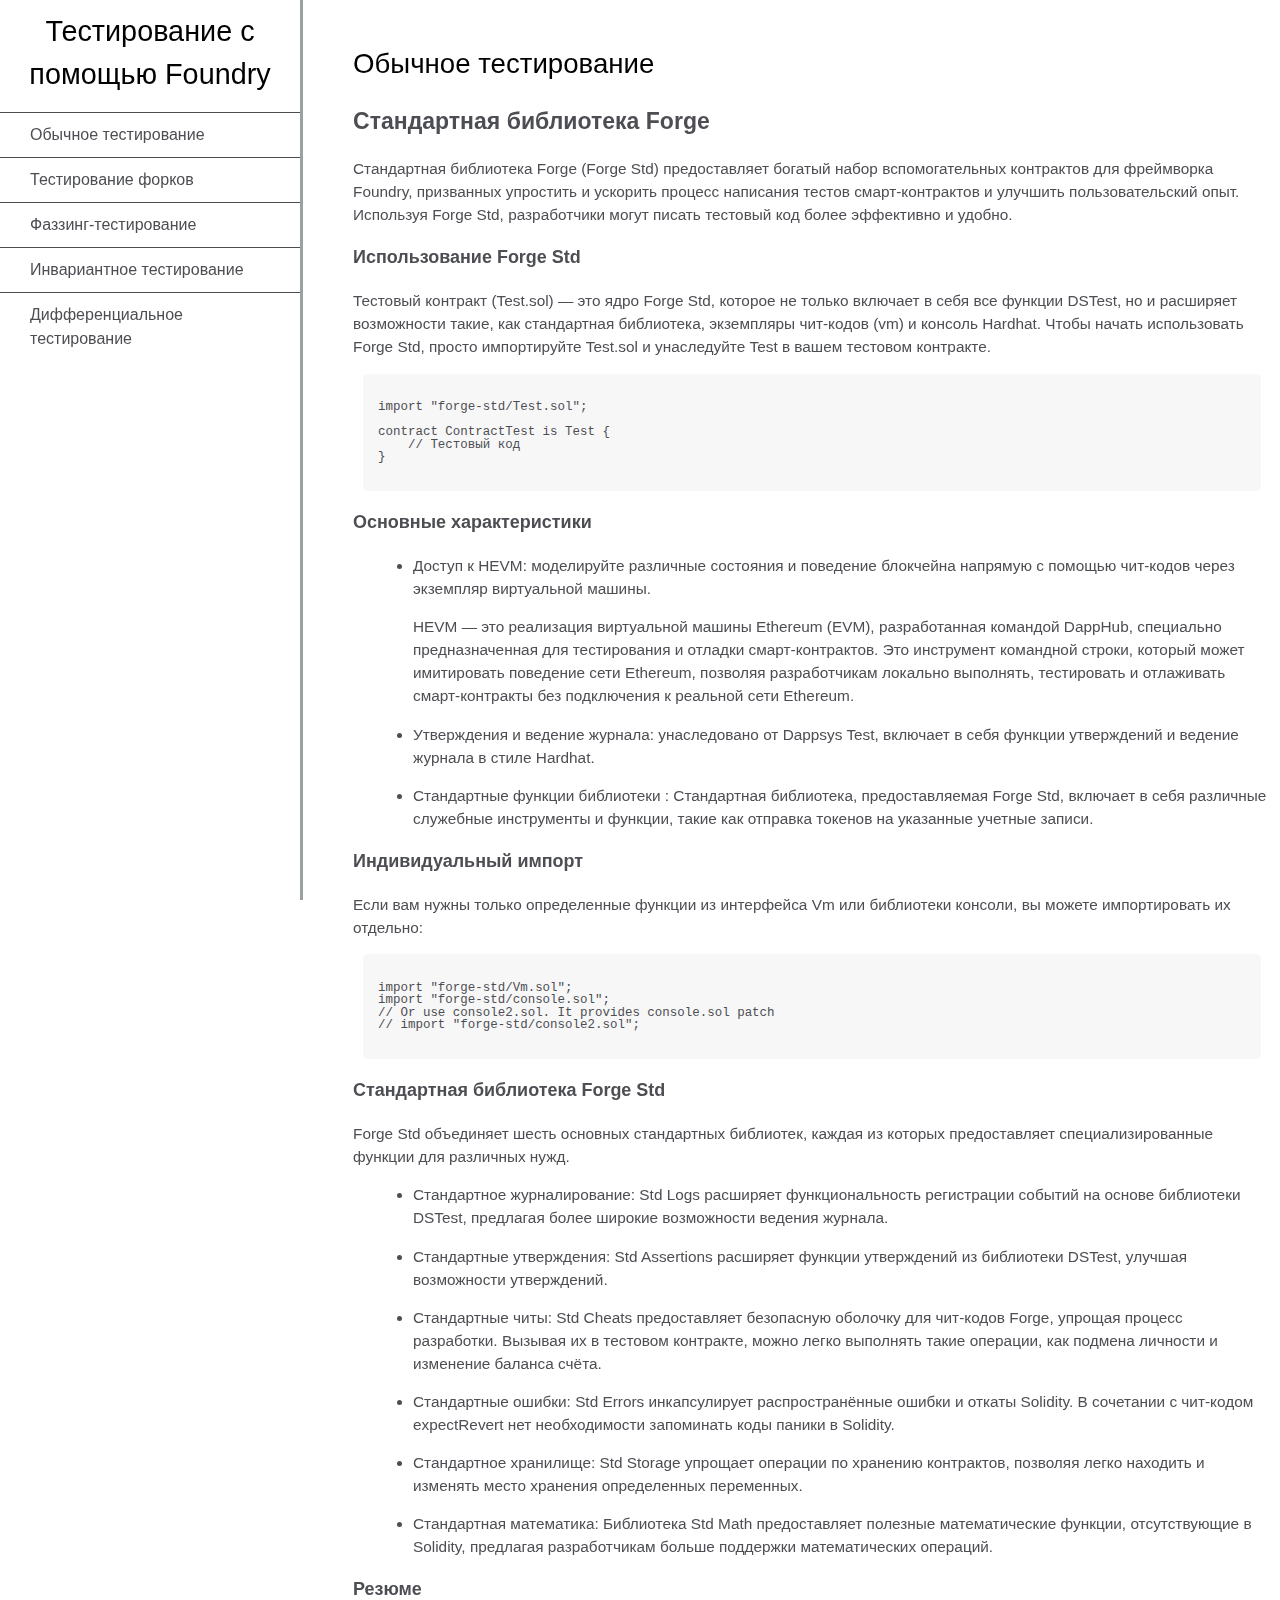
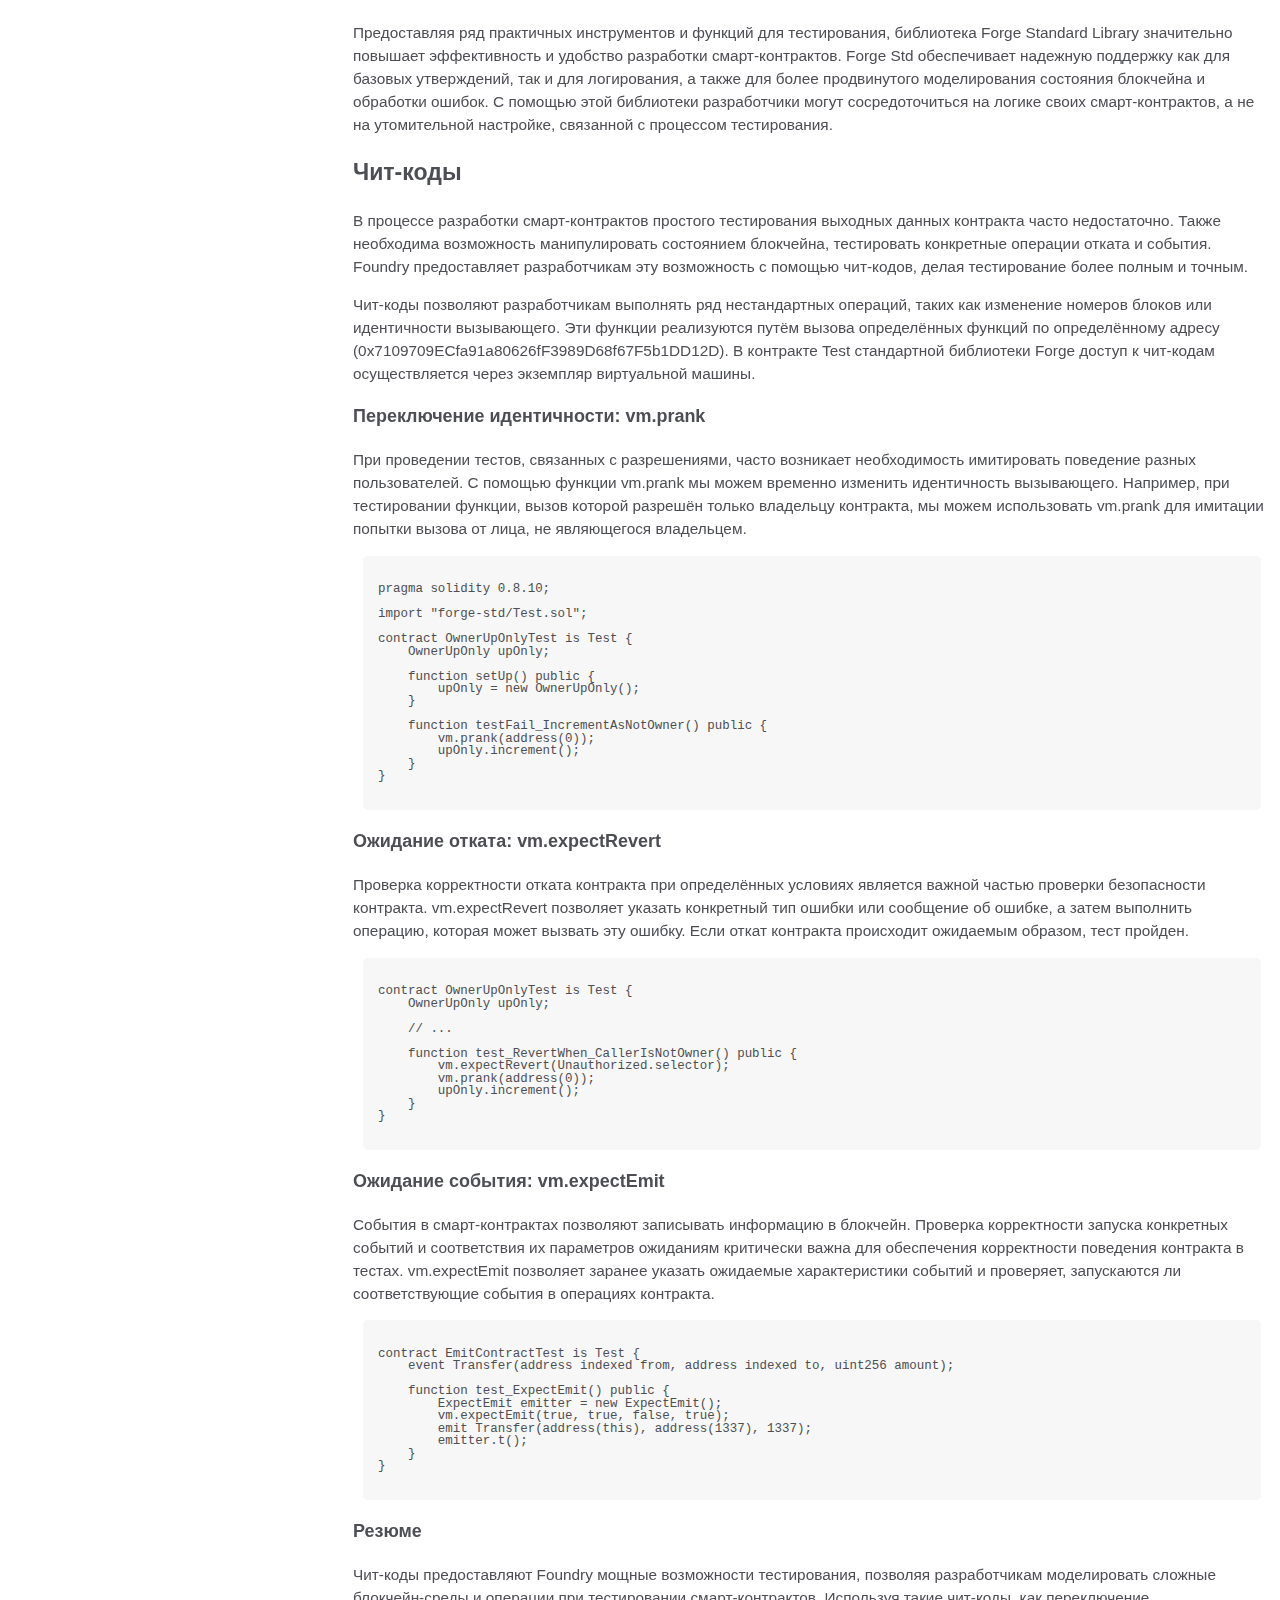
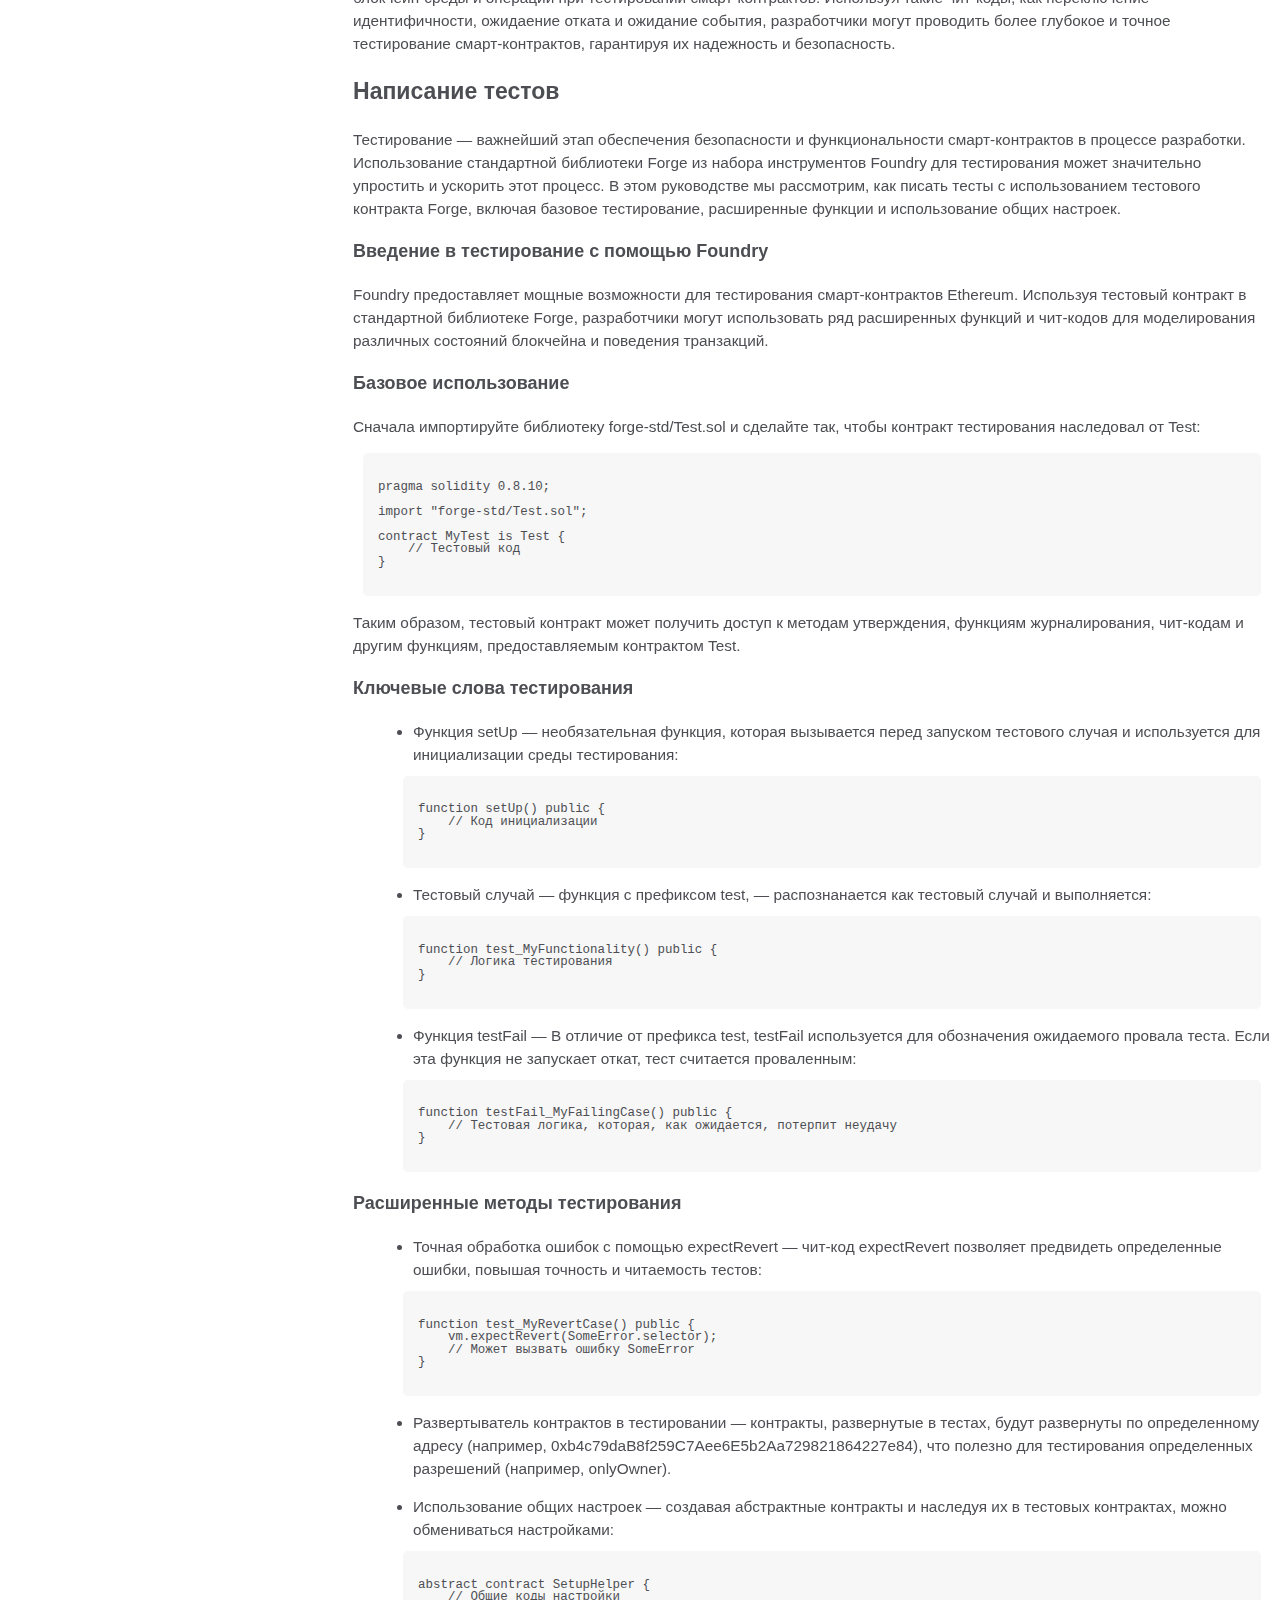
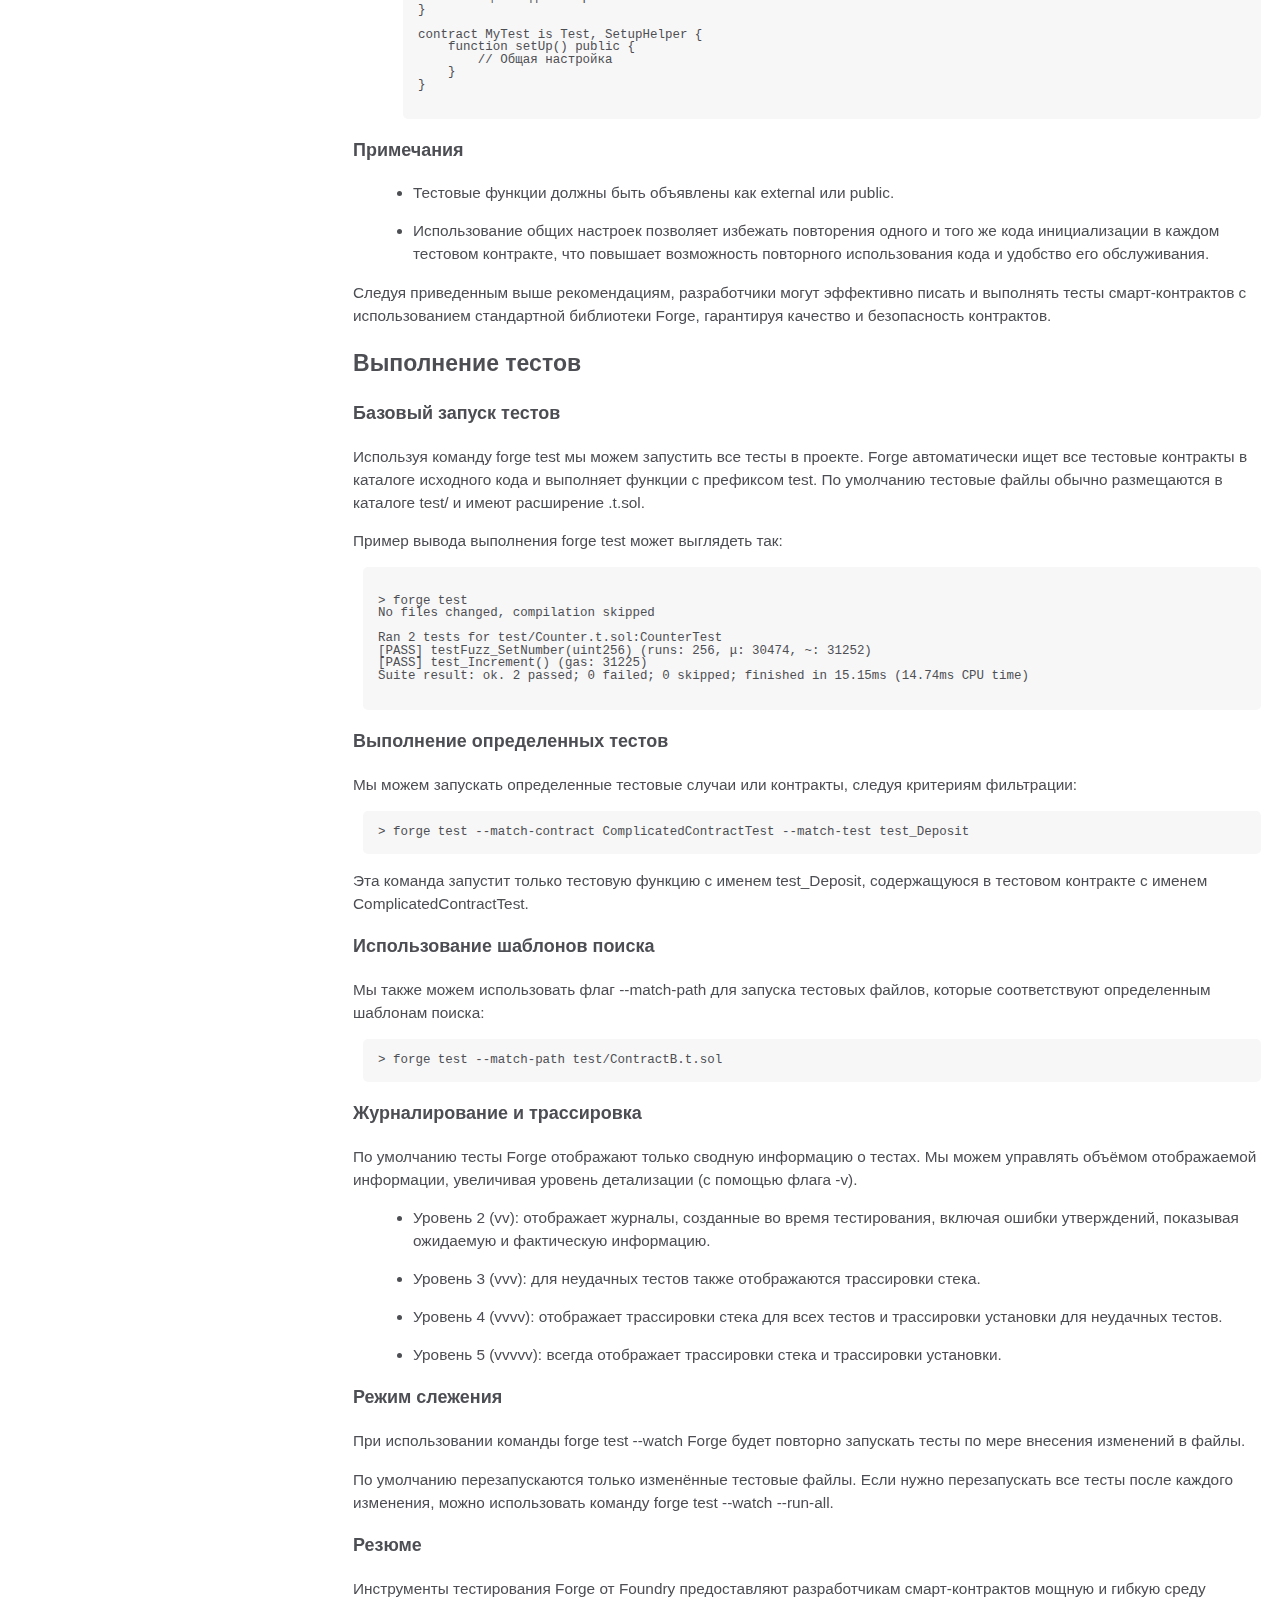
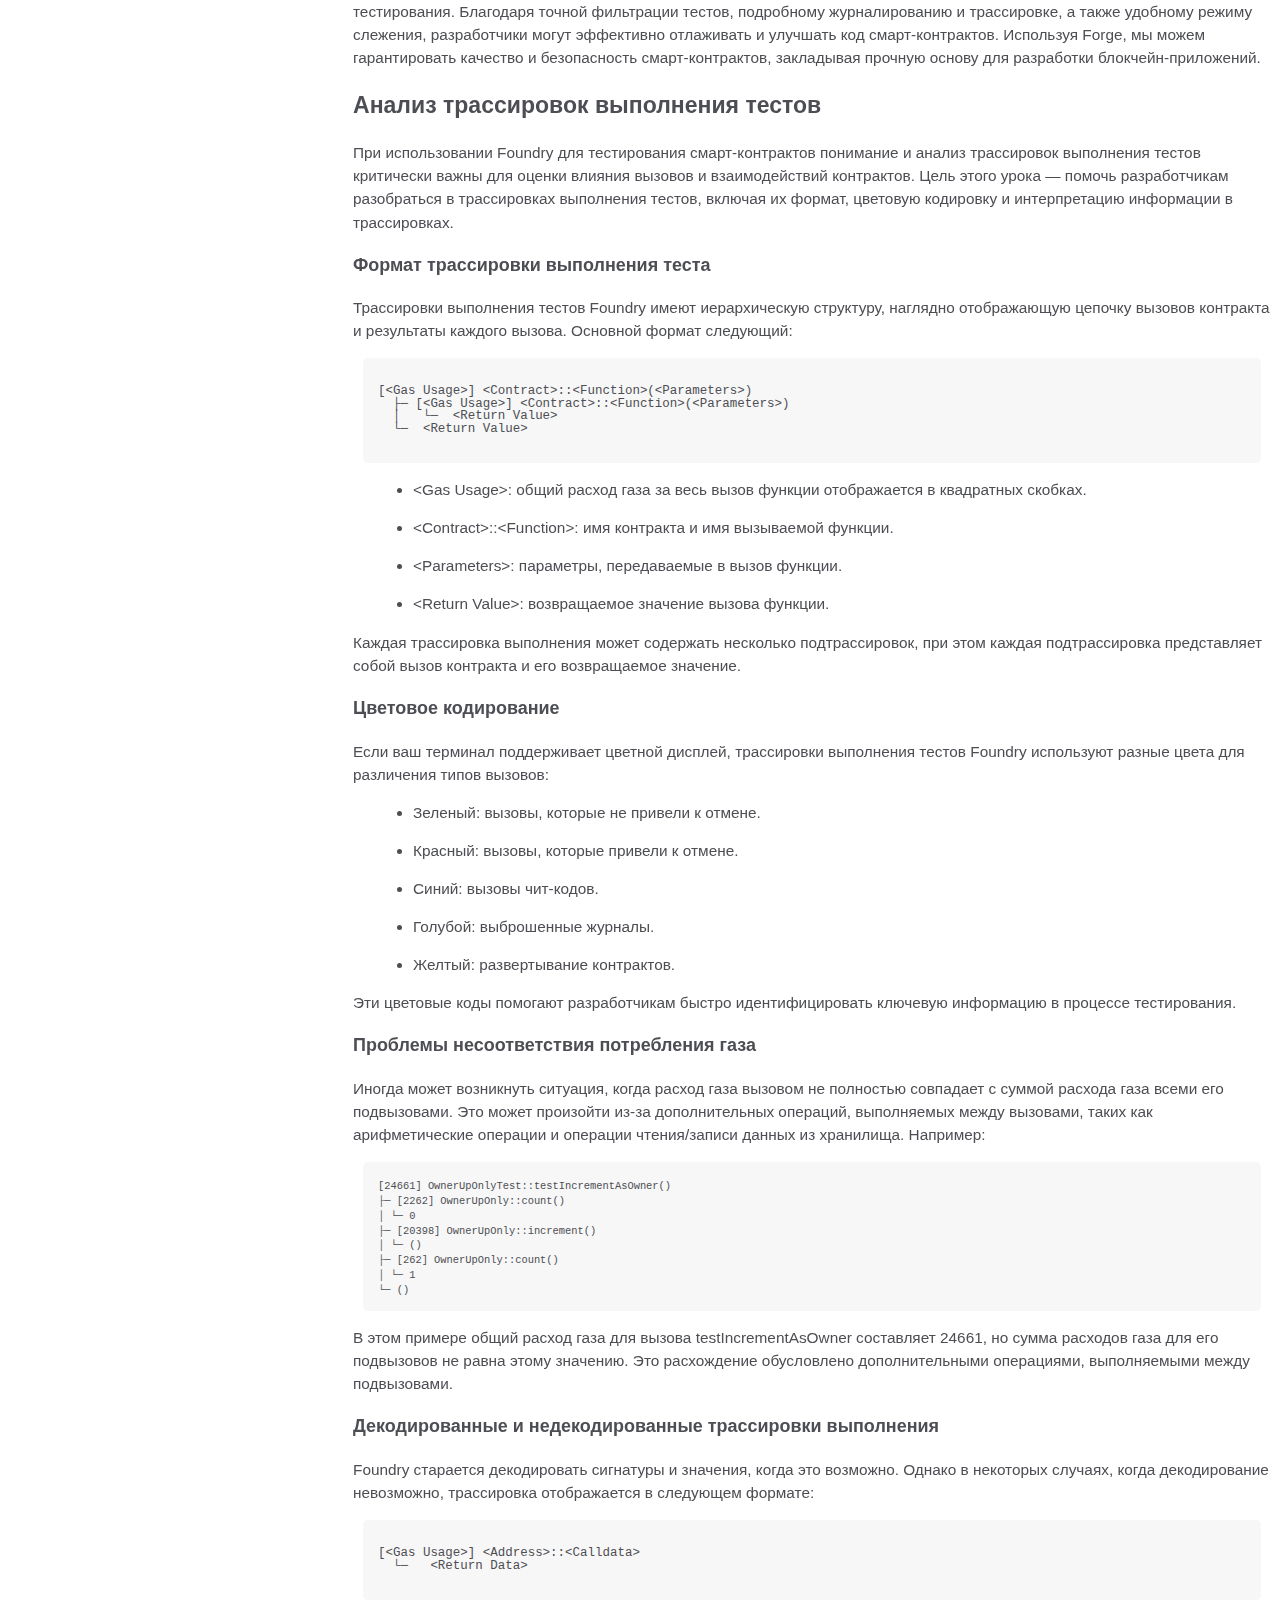
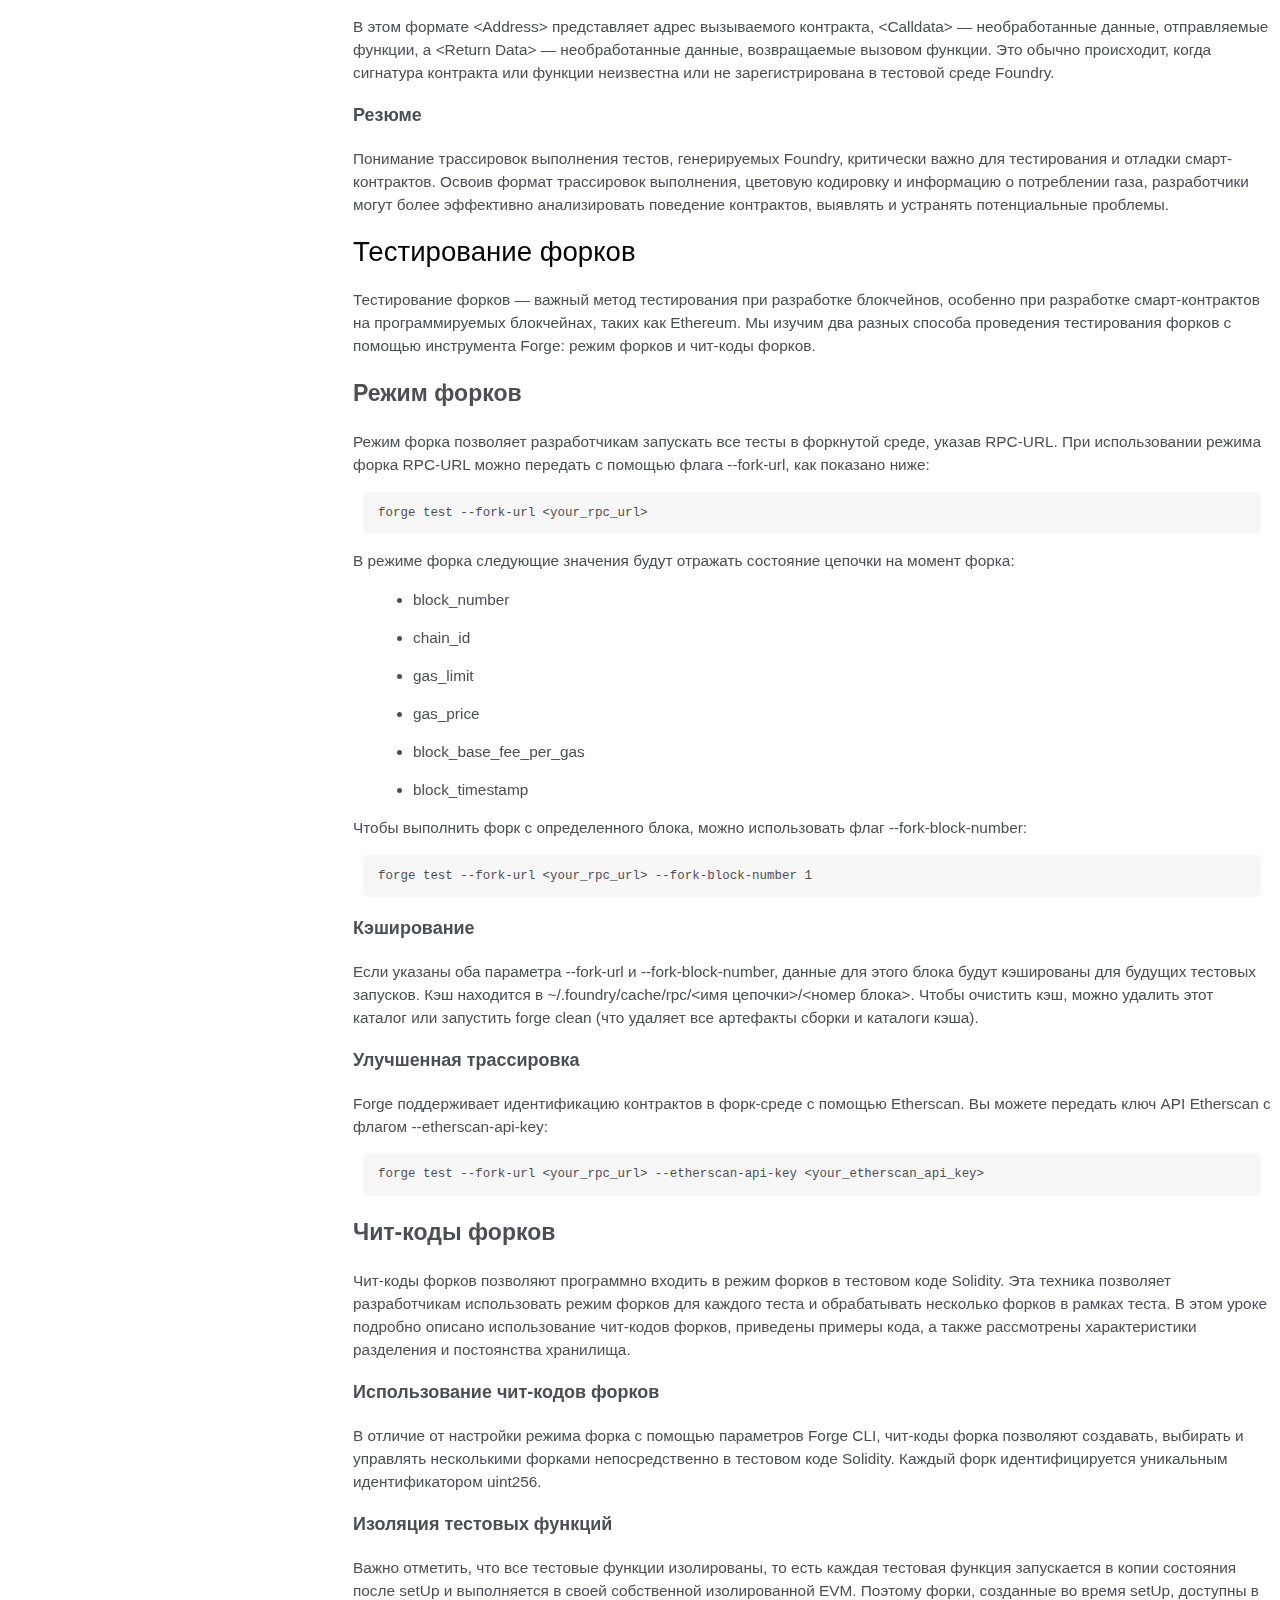
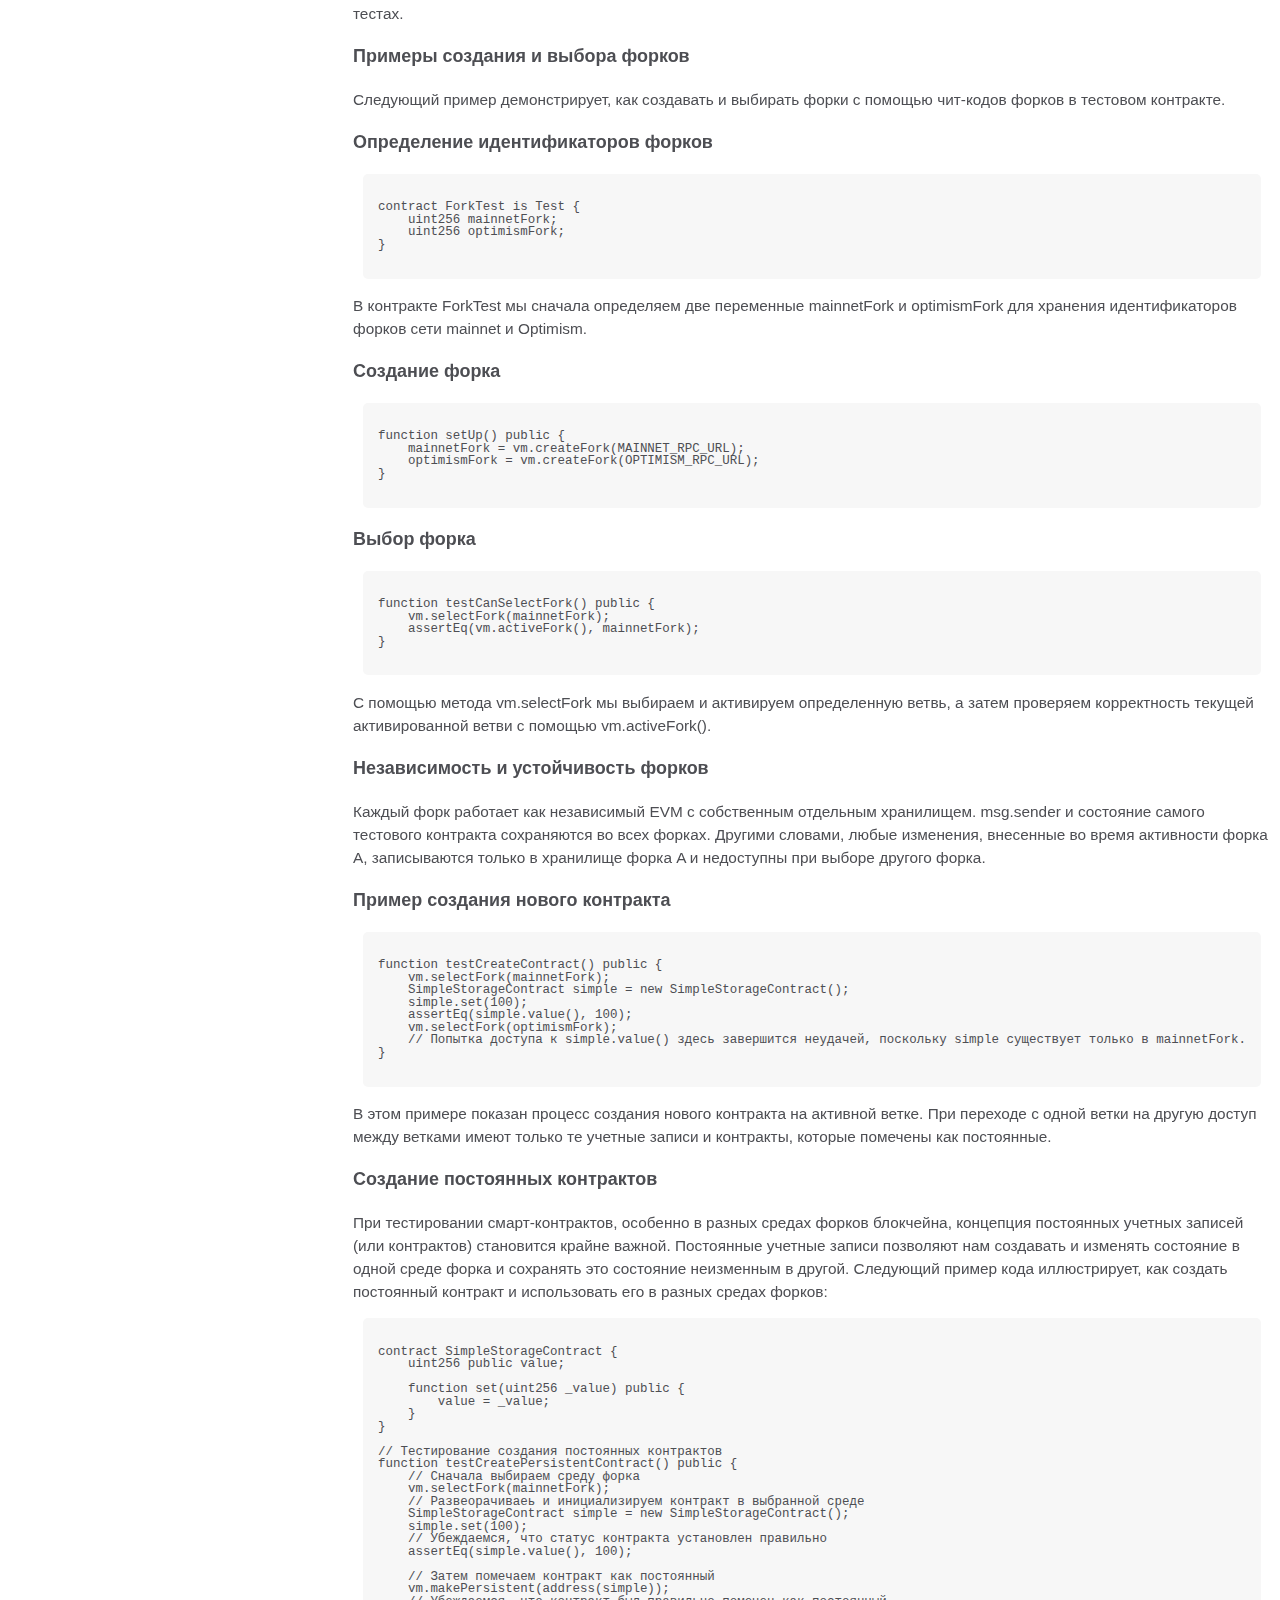
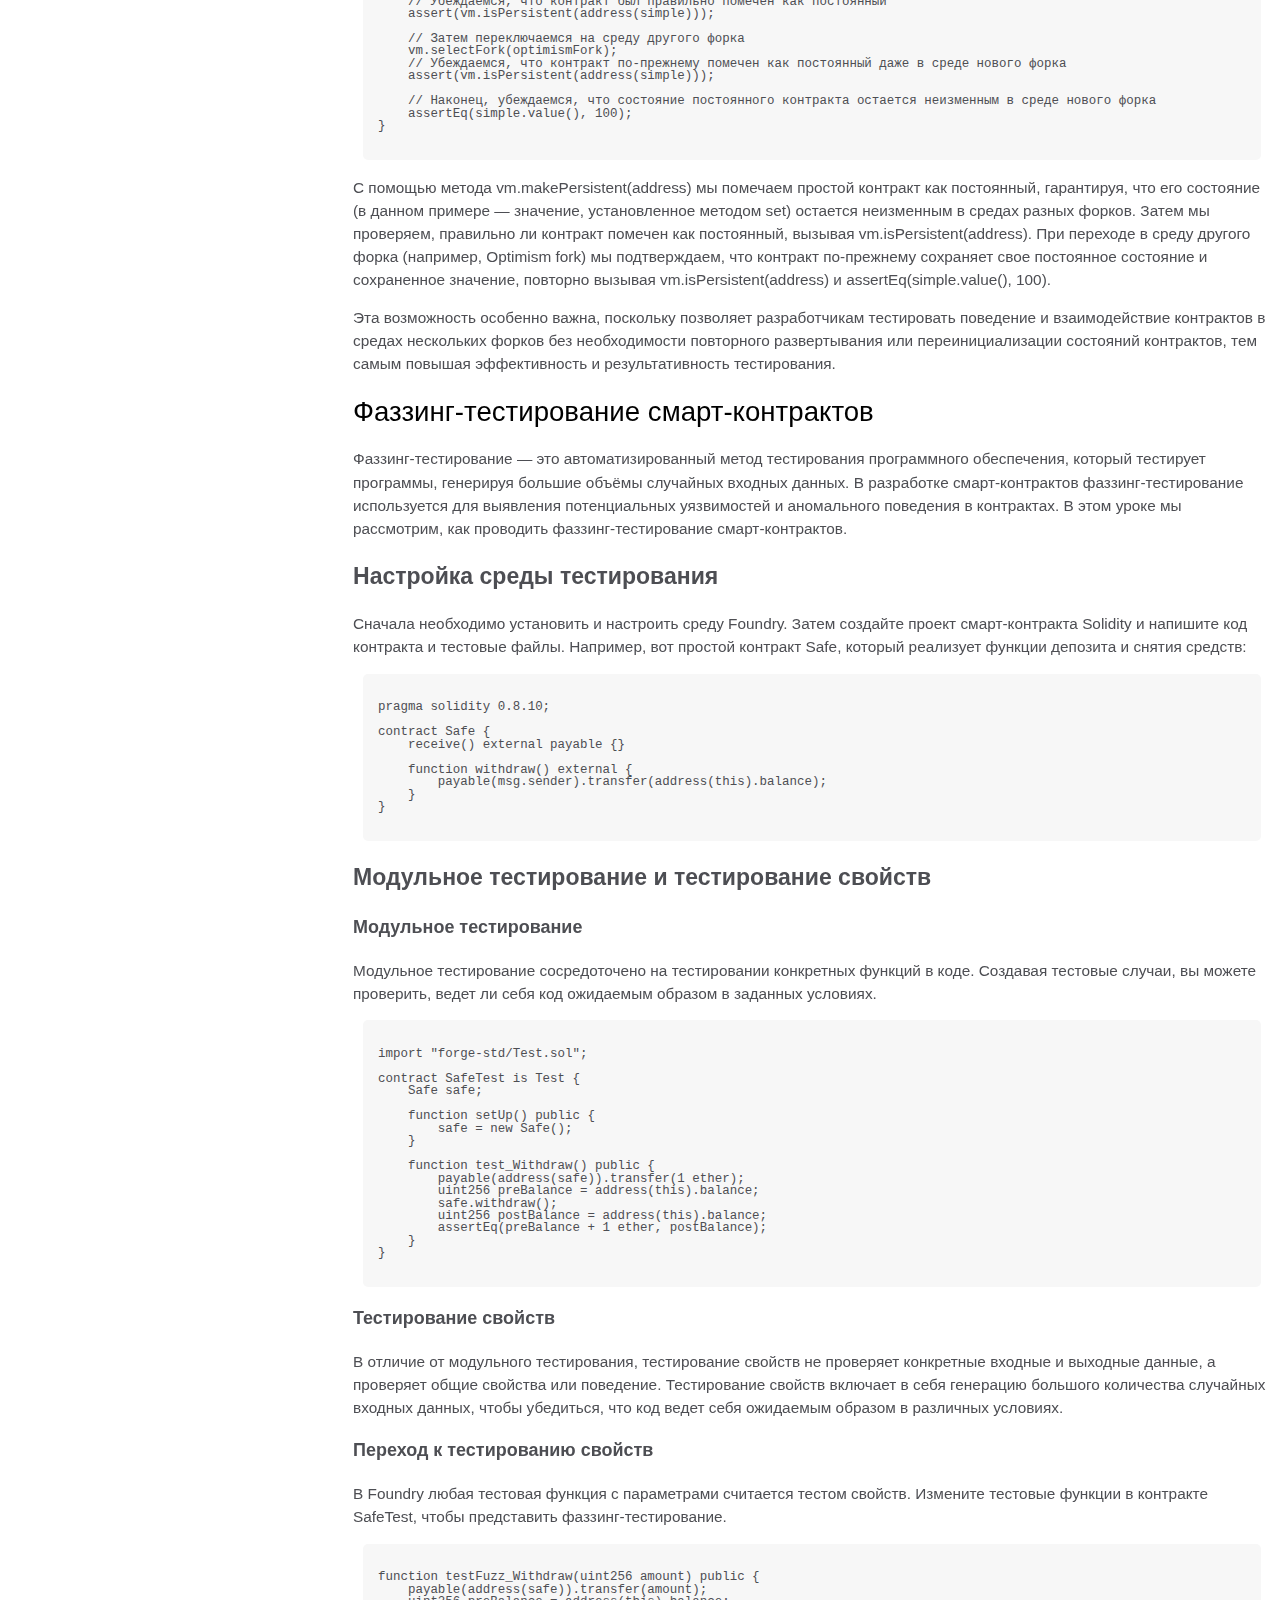
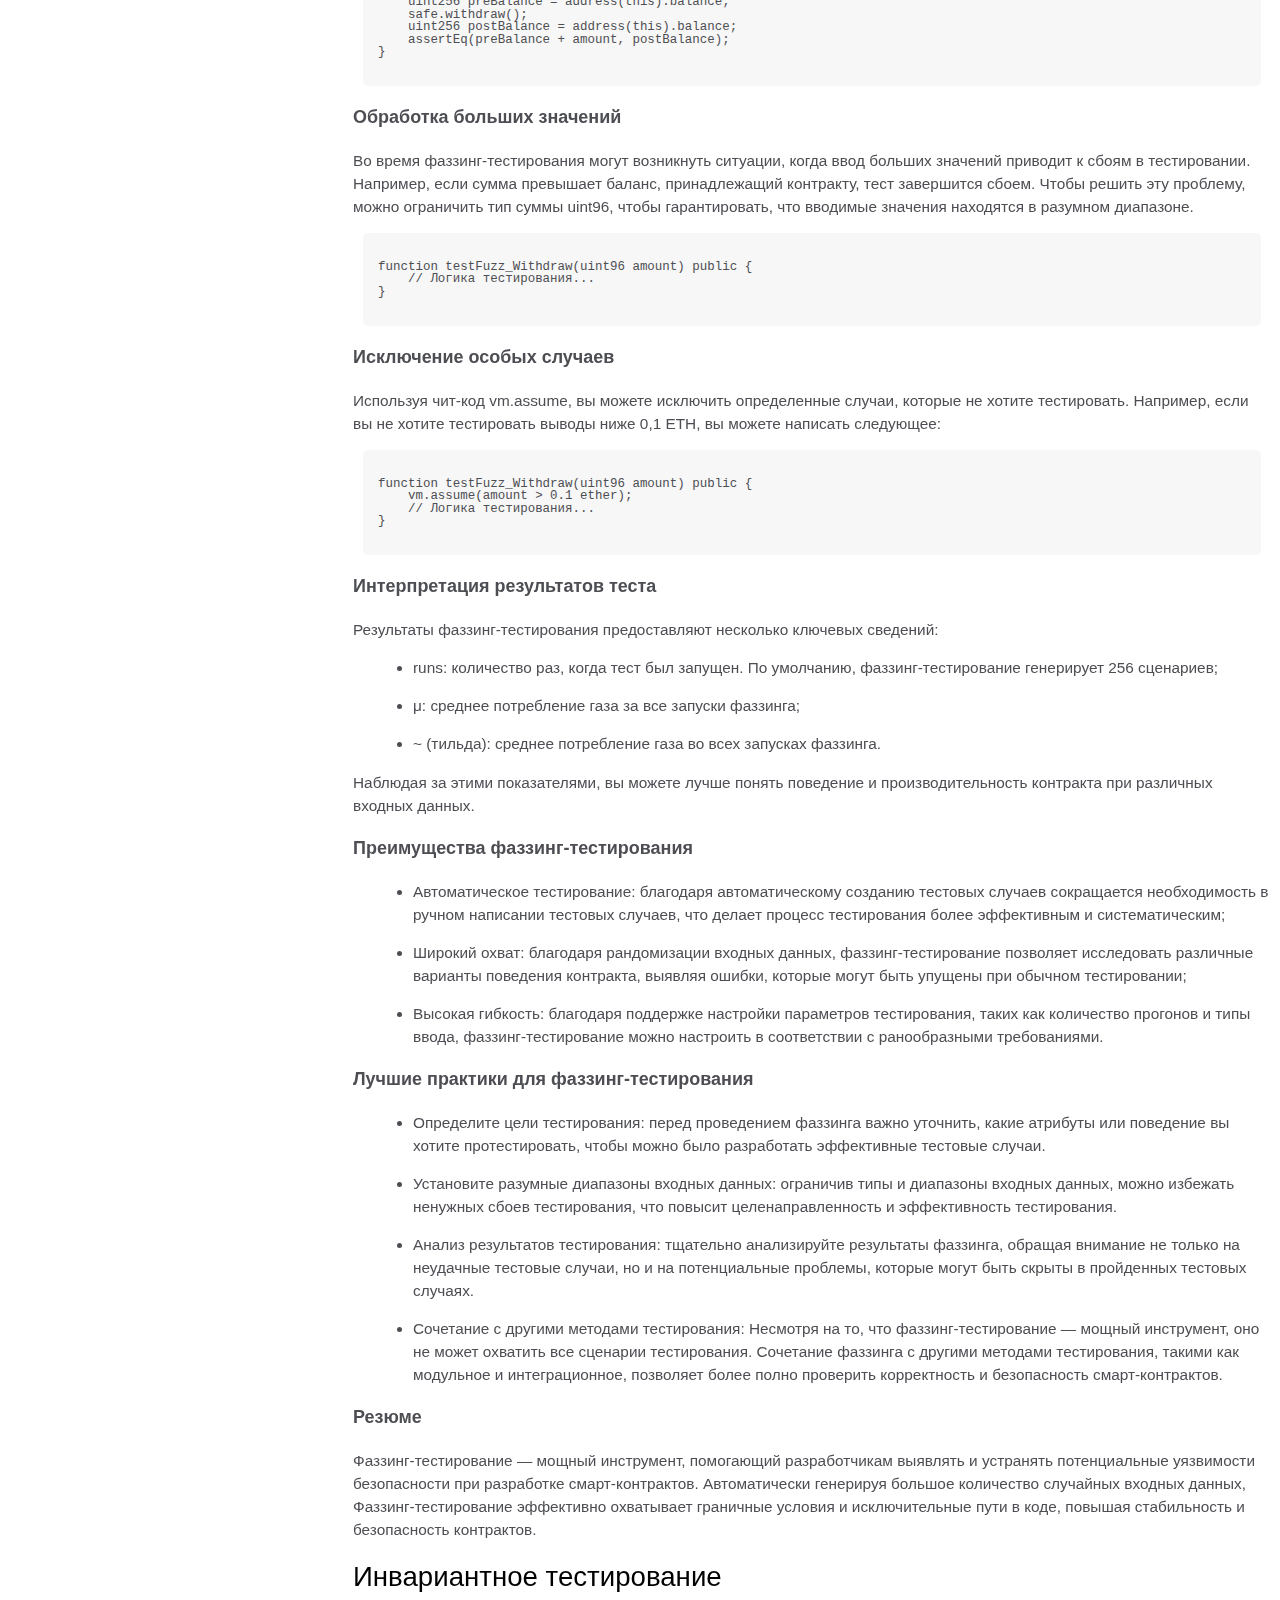
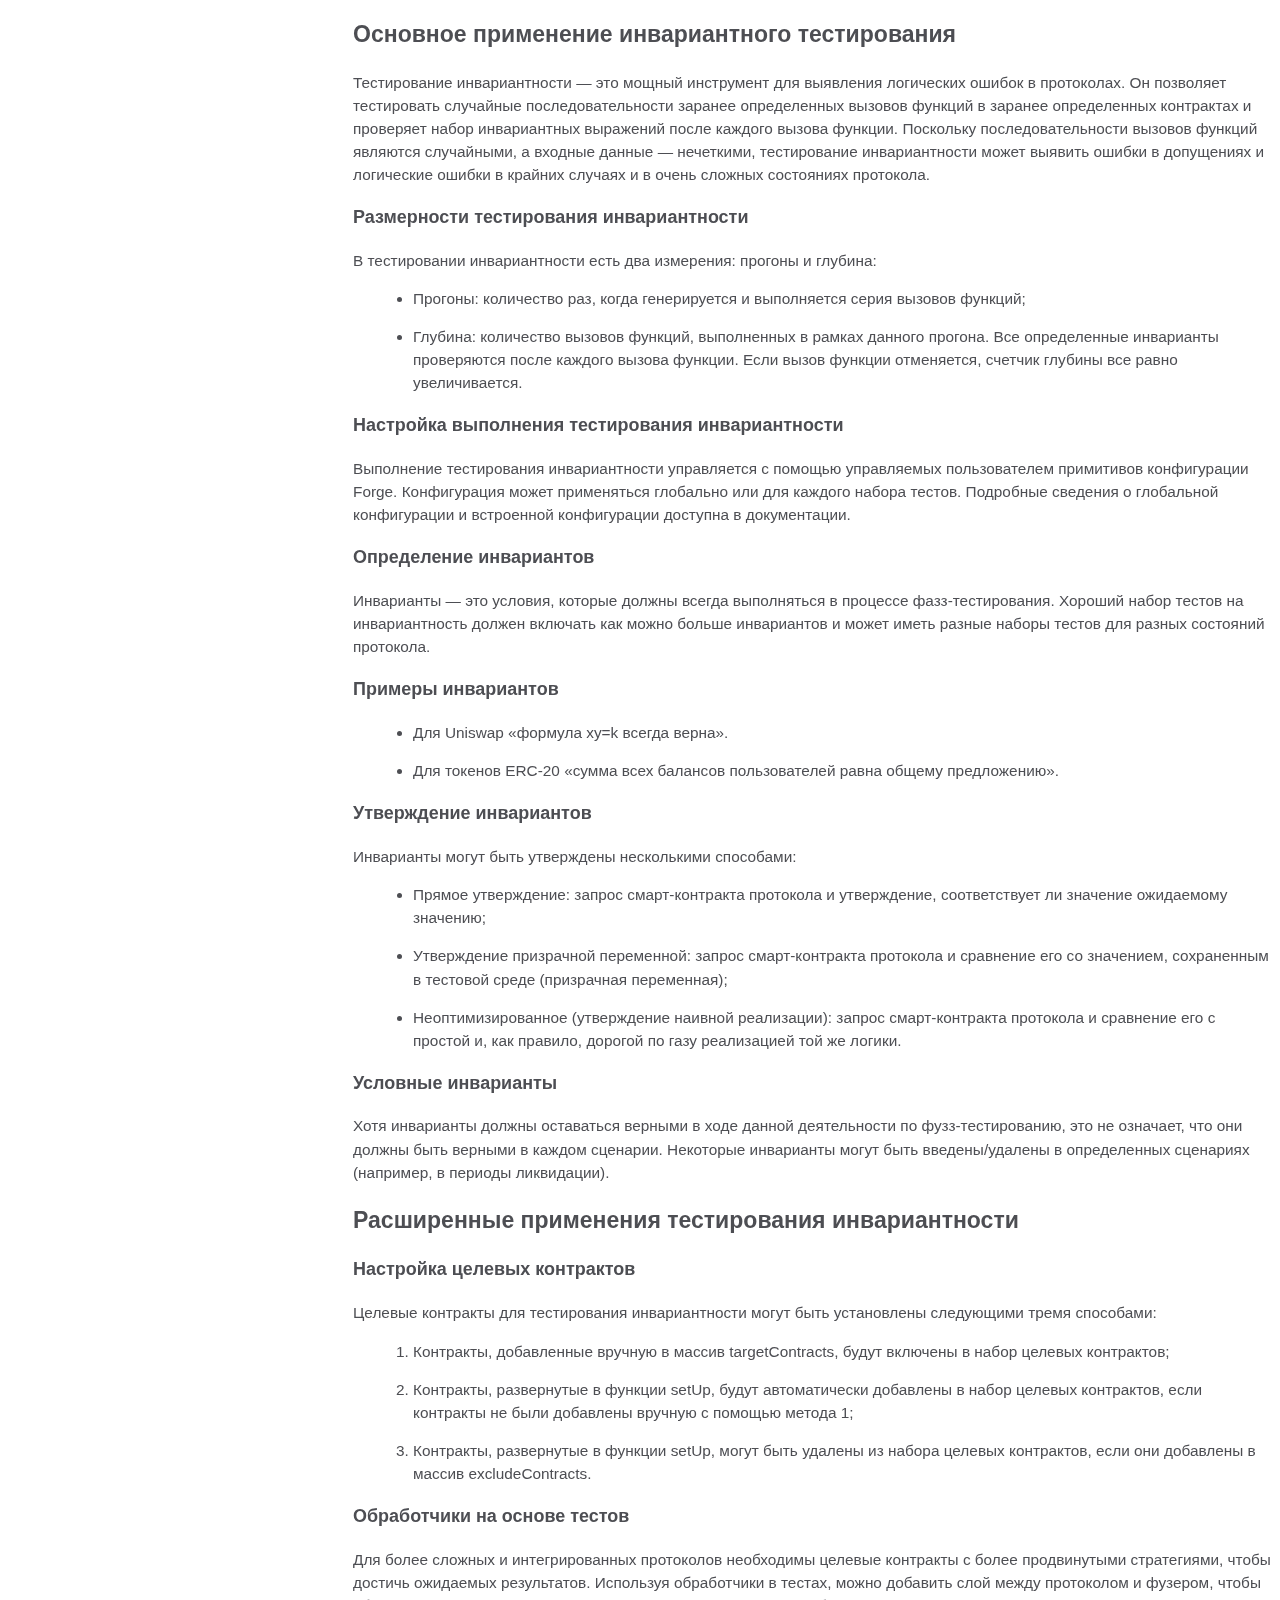
<file: testing.html>
<!DOCTYPE html>
<html lang="ru">

<head>
  <meta charset="UTF-8">
  <meta name="viewport" content="width=device-width, initial-scale=1.0">
  <title>Тестирование с помощью Foundry</title>
  <link rel="stylesheet" href="./styles.css">
</head>

<body>
  <nav id="navbar">
    <header>Тестирование с помощью Foundry</header>
    <ul>
      <li>
        <a class="nav-link" href="#normal-test">Обычное тестирование</a>
      </li>
      <li>
        <a class="nav-link" href="#fork-testing">Тестирование форков</a>
      </li>
      <li>
        <a class="nav-link" href="#fuzz-testing">Фаззинг-тестирование</a>
      </li>
      <li>
        <a class="nav-link" href="#invariant-testing">Инвариантное тестирование</a>
      </li>
      <li>
        <a class="nav-link" href="#differential-testing">Дифференциальное тестирование</a>
      </li>
    </ul>
  </nav>
  <main id="main-doc">
    <section class="main-section" id="normal-test">
      <article>
        <header>Обычное тестирование</header>
        <h2>Стандартная библиотека Forge</h2>
        <p>Стандартная библиотека Forge (Forge Std) предоставляет богатый набор вспомогательных контрактов для
          фреймворка Foundry, призванных упростить и ускорить процесс написания тестов смарт-контрактов и улучшить
          пользовательский опыт. Используя Forge Std, разработчики могут писать тестовый код более эффективно и удобно.
        </p>
        <h3>Использование Forge Std</h3>
        <p>Тестовый контракт (Test.sol) — это ядро ​​Forge Std, которое не только включает в себя все функции
          DSTest, но и расширяет возможности такие, как стандартная библиотека, экземпляры чит-кодов (vm) и консоль
          Hardhat. Чтобы начать использовать Forge Std, просто импортируйте Test.sol и унаследуйте Test в вашем
          тестовом контракте.</p>
        <code><pre>import "forge-std/Test.sol";

contract ContractTest is Test {
    // Тестовый код
}</pre></code>
        <h3>Основные характеристики</h3>
        <ul>
          <li>Доступ к HEVM: моделируйте различные состояния и поведение блокчейна напрямую с помощью чит-кодов через
            экземпляр виртуальной машины.
            <p class="note-box">HEVM — это реализация виртуальной машины Ethereum (EVM), разработанная командой DappHub,
              специально предназначенная для тестирования и отладки смарт-контрактов. Это инструмент командной строки,
              который может имитировать поведение сети Ethereum, позволяя разработчикам локально выполнять, тестировать
              и отлаживать смарт-контракты без подключения к реальной сети Ethereum.</p>
          </li>
          <li>Утверждения и ведение журнала: унаследовано от Dappsys Test, включает в себя функции утверждений и
            ведение журнала в стиле Hardhat.</li>
          <li>Стандартные функции библиотеки : Стандартная библиотека, предоставляемая Forge Std, включает в себя
            различные служебные инструменты и функции, такие как отправка токенов на указанные учетные записи.</li>
        </ul>
        <h3>Индивидуальный импорт</h3>
        <p>Если вам нужны только определенные функции из интерфейса Vm или библиотеки консоли, вы можете импортировать
          их отдельно:</p>
        <code><pre>import "forge-std/Vm.sol";
import "forge-std/console.sol";
// Or use console2.sol. It provides console.sol patch
// import "forge-std/console2.sol";</pre></code>
        <h3>Стандартная библиотека Forge Std</h3>
        <p>Forge Std объединяет шесть основных стандартных библиотек, каждая из которых предоставляет специализированные
          функции для различных нужд.</p>
        <ul>
          <li>Стандартное журналирование: Std Logs расширяет функциональность регистрации событий на основе библиотеки
            DSTest, предлагая более широкие возможности ведения журнала.</li>
          <li>Стандартные утверждения: Std Assertions расширяет функции утверждений из библиотеки DSTest, улучшая
            возможности утверждений.</li>
          <li>Стандартные читы: Std Cheats предоставляет безопасную оболочку для чит-кодов Forge, упрощая процесс
            разработки. Вызывая их в тестовом контракте, можно легко выполнять такие операции, как подмена личности и
            изменение баланса счёта.</li>
          <li>Стандартные ошибки: Std Errors инкапсулирует распространённые ошибки и откаты Solidity. В сочетании с
            чит-кодом expectRevert нет необходимости запоминать коды паники в Solidity.</li>
          <li>Стандартное хранилище: Std Storage упрощает операции по хранению контрактов, позволяя легко находить и
            изменять место хранения определенных переменных.</li>
          <li>Стандартная математика: Библиотека Std Math предоставляет полезные математические функции, отсутствующие в
            Solidity, предлагая разработчикам больше поддержки математических операций.</li>
        </ul>
        <h3>Резюме</h3>
        <p>Предоставляя ряд практичных инструментов и функций для тестирования, библиотека Forge Standard Library
          значительно повышает эффективность и удобство разработки смарт-контрактов. Forge Std обеспечивает надежную
          поддержку как для базовых утверждений, так и для логирования, а также для более продвинутого моделирования
          состояния блокчейна и обработки ошибок. С помощью этой библиотеки разработчики могут сосредоточиться на логике
          своих смарт-контрактов, а не на утомительной настройке, связанной с процессом тестирования.</p>
        <h2>Чит-коды</h2>
        <p>В процессе разработки смарт-контрактов простого тестирования выходных данных контракта часто недостаточно.
          Также необходима возможность манипулировать состоянием блокчейна, тестировать конкретные операции отката и
          события. Foundry предоставляет разработчикам эту возможность с помощью чит-кодов, делая тестирование более
          полным и точным.</p>
        <p>Чит-коды позволяют разработчикам выполнять ряд нестандартных операций, таких как изменение номеров блоков или
          идентичности вызывающего. Эти функции реализуются путём вызова определённых функций по определённому адресу
          (0x7109709ECfa91a80626fF3989D68f67F5b1DD12D). В контракте Test стандартной библиотеки Forge доступ к чит-кодам
          осуществляется через экземпляр виртуальной машины.</p>
        <h3>Переключение идентичности: vm.prank</h3>
        <p>При проведении тестов, связанных с разрешениями, часто возникает необходимость имитировать поведение разных
          пользователей. С помощью функции vm.prank мы можем временно изменить идентичность вызывающего. Например, при
          тестировании функции, вызов которой разрешён только владельцу контракта, мы можем использовать vm.prank для
          имитации попытки вызова от лица, не являющегося владельцем.</p>
        <code><pre>pragma solidity 0.8.10;

import "forge-std/Test.sol";

contract OwnerUpOnlyTest is Test {
    OwnerUpOnly upOnly;

    function setUp() public {
        upOnly = new OwnerUpOnly();
    }

    function testFail_IncrementAsNotOwner() public {
        vm.prank(address(0));
        upOnly.increment();
    }
}</pre></code>
        <h3>Ожидание отката: vm.expectRevert</h3>
        <p>Проверка корректности отката контракта при определённых условиях является важной частью проверки
          безопасности контракта. vm.expectRevert позволяет указать конкретный тип ошибки или сообщение об ошибке,
          а затем выполнить операцию, которая может вызвать эту ошибку. Если откат контракта происходит ожидаемым
          образом, тест пройден.</p>
        <code><pre>contract OwnerUpOnlyTest is Test {
    OwnerUpOnly upOnly;

    // ...

    function test_RevertWhen_CallerIsNotOwner() public {
        vm.expectRevert(Unauthorized.selector);
        vm.prank(address(0));
        upOnly.increment();
    }
}</pre></code>
        <h3>Ожидание события: vm.expectEmit</h3>
        <p>События в смарт-контрактах позволяют записывать информацию в блокчейн. Проверка корректности запуска
          конкретных событий и соответствия их параметров ожиданиям критически важна для обеспечения корректности
          поведения контракта в тестах. vm.expectEmit позволяет заранее указать ожидаемые характеристики событий и
          проверяет, запускаются ли соответствующие события в операциях контракта.</p>
        <code><pre>contract EmitContractTest is Test {
    event Transfer(address indexed from, address indexed to, uint256 amount);

    function test_ExpectEmit() public {
        ExpectEmit emitter = new ExpectEmit();
        vm.expectEmit(true, true, false, true);
        emit Transfer(address(this), address(1337), 1337);
        emitter.t();
    }
}</pre></code>
        <h3>Резюме</h3>
        <p>Чит-коды предоставляют Foundry мощные возможности тестирования, позволяя разработчикам моделировать сложные
          блокчейн-среды и операции при тестировании смарт-контрактов. Используя такие чит-коды, как переключение
          идентифичности, ожидаение отката и ожидание события, разработчики могут проводить более глубокое и точное
          тестирование смарт-контрактов, гарантируя их надежность и безопасность.</p>
        <h2>Написание тестов</h2>
        <p>Тестирование — важнейший этап обеспечения безопасности и функциональности смарт-контрактов в процессе
          разработки. Использование стандартной библиотеки Forge из набора инструментов Foundry для тестирования может
          значительно упростить и ускорить этот процесс. В этом руководстве мы рассмотрим, как писать тесты с
          использованием тестового контракта Forge, включая базовое тестирование, расширенные функции и использование
          общих настроек.</p>
        <h3>Введение в тестирование с помощью Foundry</h3>
        <p>Foundry предоставляет мощные возможности для тестирования смарт-контрактов Ethereum. Используя тестовый
          контракт в стандартной библиотеке Forge, разработчики могут использовать ряд расширенных функций и чит-кодов
          для моделирования различных состояний блокчейна и поведения транзакций.</p>
        <h3>Базовое использование</h3>
        <p>Сначала импортируйте библиотеку forge-std/Test.sol и сделайте так, чтобы контракт тестирования наследовал от
          Test:</p>
        <code><pre>pragma solidity 0.8.10;

import "forge-std/Test.sol";

contract MyTest is Test {
    // Тестовый код
}</pre></code>
        <p>Таким образом, тестовый контракт может получить доступ к методам утверждения, функциям журналирования,
          чит-кодам и другим функциям, предоставляемым контрактом Test.</p>
        <h3>Ключевые слова тестирования</h3>
        <ul>
          <li>Функция setUp — необязательная функция, которая вызывается перед запуском тестового случая и используется
            для инициализации среды тестирования:</li>
          <code><pre>function setUp() public {
    // Код инициализации
}</pre></code>
          <li>Тестовый случай — функция с префиксом test, — распознанается как тестовый случай и выполняется:</li>
          <code><pre>function test_MyFunctionality() public {
    // Логика тестирования
}</pre></code>
          <li>Функция testFail — В отличие от префикса test, testFail используется для обозначения ожидаемого провала
            теста. Если эта функция не запускает откат, тест считается проваленным:</li>
          <code><pre>function testFail_MyFailingCase() public {
    // Тестовая логика, которая, как ожидается, потерпит неудачу
}</pre></code>
        </ul>
        <h3>Расширенные методы тестирования</h3>
        <ul>
          <li>Точная обработка ошибок с помощью expectRevert — чит-код expectRevert позволяет предвидеть определенные
            ошибки, повышая точность и читаемость тестов:</li>
          <code><pre>function test_MyRevertCase() public {
    vm.expectRevert(SomeError.selector);
    // Может вызвать ошибку SomeError
}</pre></code>
          <li>Развертыватель контрактов в тестировании — контракты, развернутые в тестах, будут развернуты по
            определенному адресу (например, 0xb4c79daB8f259C7Aee6E5b2Aa729821864227e84), что полезно для тестирования
            определенных разрешений (например, onlyOwner).</li>
          <li>Использование общих настроек — создавая абстрактные контракты и наследуя их в тестовых контрактах, можно
            обмениваться настройками:</li>
          <code><pre>abstract contract SetupHelper {
    // Общие коды настройки
}

contract MyTest is Test, SetupHelper {
    function setUp() public {
        // Общая настройка
    }
}</pre></code>
        </ul>
        <h3>Примечания</h3>
        <ul>
          <li>Тестовые функции должны быть объявлены как external или public.</li>
          <li>Использование общих настроек позволяет избежать повторения одного и того же кода инициализации в каждом
            тестовом контракте, что повышает возможность повторного использования кода и удобство его обслуживания.</li>
        </ul>
        <p>Следуя приведенным выше рекомендациям, разработчики могут эффективно писать и выполнять тесты
          смарт-контрактов с использованием стандартной библиотеки Forge, гарантируя качество и безопасность контрактов.
        </p>
        <h2>Выполнение тестов</h2>
        <h3>Базовый запуск тестов</h3>
        <p>Используя команду forge test мы можем запустить все тесты в проекте. Forge автоматически ищет все тестовые
          контракты в каталоге исходного кода и выполняет функции с префиксом test. По умолчанию тестовые файлы обычно
          размещаются в каталоге test/ и имеют расширение .t.sol.</p>
        <p>Пример вывода выполнения forge test может выглядеть так:</p>
        <code><pre>> forge test
No files changed, compilation skipped

Ran 2 tests for test/Counter.t.sol:CounterTest
[PASS] testFuzz_SetNumber(uint256) (runs: 256, μ: 30474, ~: 31252)
[PASS] test_Increment() (gas: 31225)
Suite result: ok. 2 passed; 0 failed; 0 skipped; finished in 15.15ms (14.74ms CPU time)</pre></code>
        <h3>Выполнение определенных тестов</h3>
        <p>Мы можем запускать определенные тестовые случаи или контракты, следуя критериям фильтрации:</p>
        <code>> forge test --match-contract ComplicatedContractTest --match-test test_Deposit</code>
        <p>Эта команда запустит только тестовую функцию с именем test_Deposit, содержащуюся в тестовом контракте с
          именем ComplicatedContractTest.</p>
        <h3>Использование шаблонов поиска</h3>
        <p>Мы также можем использовать флаг --match-path для запуска тестовых файлов, которые соответствуют определенным
          шаблонам поиска:</p>
        <code>> forge test --match-path test/ContractB.t.sol</code>
        <h3>Журналирование и трассировка</h3>
        <p>По умолчанию тесты Forge отображают только сводную информацию о тестах. Мы можем управлять объёмом
          отображаемой информации, увеличивая уровень детализации (с помощью флага -v).</p>
        <ul>
          <li>Уровень 2 (vv): отображает журналы, созданные во время тестирования, включая ошибки утверждений,
            показывая ожидаемую и фактическую информацию.</li>
          <li>Уровень 3 (vvv): для неудачных тестов также отображаются трассировки стека.</li>
          <li>Уровень 4 (vvvv): отображает трассировки стека для всех тестов и трассировки установки для неудачных
            тестов.</li>
          <li>Уровень 5 (vvvvv): всегда отображает трассировки стека и трассировки установки.</li>
        </ul>
        <h3>Режим слежения</h3>
        <p>При использовании команды forge test --watch Forge будет повторно запускать тесты по мере внесения изменений
          в файлы.</p>
        <p>По умолчанию перезапускаются только изменённые тестовые файлы. Если нужно перезапускать все тесты после
          каждого изменения, можно использовать команду forge test --watch --run-all.</p>
        <h3>Резюме</h3>
        <p>Инструменты тестирования Forge от Foundry предоставляют разработчикам смарт-контрактов мощную и гибкую среду
          тестирования. Благодаря точной фильтрации тестов, подробному журналированию и трассировке, а также удобному
          режиму слежения, разработчики могут эффективно отлаживать и улучшать код смарт-контрактов. Используя Forge, мы
          можем гарантировать качество и безопасность смарт-контрактов, закладывая прочную основу для разработки
          блокчейн-приложений.</p>
        <h2>Анализ трассировок выполнения тестов</h2>
        <p>При использовании Foundry для тестирования смарт-контрактов понимание и анализ трассировок выполнения тестов
          критически важны для оценки влияния вызовов и взаимодействий контрактов. Цель этого урока — помочь
          разработчикам разобраться в трассировках выполнения тестов, включая их формат, цветовую кодировку и
          интерпретацию информации в трассировках.</p>
        <h3>Формат трассировки выполнения теста</h3>
        <p>Трассировки выполнения тестов Foundry имеют иерархическую структуру, наглядно отображающую цепочку вызовов
          контракта и результаты каждого вызова. Основной формат следующий:</p>
        <code><pre>[&lt;Gas Usage&gt;] &lt;Contract&gt;::&lt;Function&gt;(&lt;Parameters&gt;)
  ├─ [&lt;Gas Usage&gt;] &lt;Contract&gt;::&lt;Function&gt;(&lt;Parameters&gt;)
  │   └─  &lt;Return Value&gt;
  └─  &lt;Return Value&gt;</pre></code>
        <ul>
          <li>&lt;Gas Usage&gt;: общий расход газа за весь вызов функции отображается в квадратных скобках.</li>
          <li>&lt;Contract&gt;::&lt;Function&gt;: имя контракта и имя вызываемой функции.</li>
          <li>&lt;Parameters&gt;: параметры, передаваемые в вызов функции.</li>
          <li>&lt;Return Value&gt;: возвращаемое значение вызова функции.</li>
        </ul>
        <p>Каждая трассировка выполнения может содержать несколько подтрассировок, при этом каждая подтрассировка
          представляет собой вызов контракта и его возвращаемое значение.</p>
        <h3>Цветовое кодирование</h3>
        <p>Если ваш терминал поддерживает цветной дисплей, трассировки выполнения тестов Foundry используют разные цвета
          для различения типов вызовов:</p>
        <ul>
          <li>Зеленый: вызовы, которые не привели к отмене.</li>
          <li>Красный: вызовы, которые привели к отмене.</li>
          <li>Синий: вызовы чит-кодов.</li>
          <li>Голубой: выброшенные журналы.</li>
          <li>Желтый: развертывание контрактов.</li>
        </ul>
        <p>Эти цветовые коды помогают разработчикам быстро идентифицировать ключевую информацию в процессе тестирования.
        </p>
        <h3>Проблемы несоответствия потребления газа</h3>
        <p>Иногда может возникнуть ситуация, когда расход газа вызовом не полностью совпадает с суммой расхода
          газа всеми его подвызовами. Это может произойти из-за дополнительных операций, выполняемых между вызовами,
          таких как арифметические операции и операции чтения/записи данных из хранилища. Например:</p>
        <code><sub>[24661] OwnerUpOnlyTest::testIncrementAsOwner()
  ├─ [2262] OwnerUpOnly::count()
  │   └─   0
  ├─ [20398] OwnerUpOnly::increment()
  │ └─   ()
  ├─ [262] OwnerUpOnly::count()
  │ └─   1
  └─   ()</sub></code>
        <p>В этом примере общий расход газа для вызова testIncrementAsOwner составляет 24661, но сумма расходов газа
          для его подвызовов не равна этому значению. Это расхождение обусловлено дополнительными операциями,
          выполняемыми между подвызовами.</p>
        <h3>Декодированные и недекодированные трассировки выполнения</h3>
        <p>Foundry старается декодировать сигнатуры и значения, когда это возможно. Однако в некоторых случаях, когда
          декодирование невозможно, трассировка отображается в следующем формате:</p>
        <code><pre>[&lt;Gas Usage&gt;] &lt;Address&gt;::&lt;Calldata&gt;
  └─   &lt;Return Data&gt;</pre></code>
        <p>В этом формате &lt;Address&gt; представляет адрес вызываемого контракта, &lt;Calldata&gt; — необработанные
          данные, отправляемые функции, а &lt;Return Data&gt; — необработанные данные, возвращаемые вызовом функции. Это
          обычно происходит, когда сигнатура контракта или функции неизвестна или не зарегистрирована в тестовой среде
          Foundry.</p>
        <h3>Резюме</h3>
        <p>Понимание трассировок выполнения тестов, генерируемых Foundry, критически важно для тестирования и отладки
          смарт-контрактов. Освоив формат трассировок выполнения, цветовую кодировку и информацию о потреблении газа,
          разработчики могут более эффективно анализировать поведение контрактов, выявлять и устранять потенциальные
          проблемы.</p>
      </article>
    </section>
    <section class="main-section" id="fork-testing">
      <article>

        <header>Тестирование форков</header>
        <p>Тестирование форков — важный метод тестирования при разработке блокчейнов, особенно при разработке
          смарт-контрактов на программируемых блокчейнах, таких как Ethereum. Мы изучим два разных способа проведения
          тестирования форков с помощью инструмента Forge: режим форков и чит-коды форков.</p>
        <h2>Режим форков</h2>
        <p>Режим форка позволяет разработчикам запускать все тесты в форкнутой среде, указав RPC-URL. При использовании
          режима форка RPC-URL можно передать с помощью флага --fork-url, как показано ниже:</p>
        <code>forge test --fork-url &lt;your_rpc_url&gt;</code>
        <p>В режиме форка следующие значения будут отражать состояние цепочки на момент форка:</p>
        <ul>
          <li>block_number</li>
          <li>chain_id</li>
          <li>gas_limit</li>
          <li>gas_price</li>
          <li>block_base_fee_per_gas</li>
          <li>block_timestamp</li>
        </ul>
        <p>Чтобы выполнить форк с определенного блока, можно использовать флаг --fork-block-number:</p>
        <code>forge test --fork-url &lt;your_rpc_url&gt; --fork-block-number 1</code>
        <h3>Кэширование</h3>
        <p>Если указаны оба параметра --fork-url и --fork-block-number, данные для этого блока будут кэшированы для
          будущих тестовых запусков. Кэш находится в ~/.foundry/cache/rpc/&lt;имя цепочки&gt;/&lt;номер блока&gt;. Чтобы
          очистить кэш, можно удалить этот каталог или запустить forge clean (что удаляет все артефакты сборки и
          каталоги кэша).</p>
        <h3>Улучшенная трассировка</h3>
        <p>Forge поддерживает идентификацию контрактов в форк-среде с помощью Etherscan. Вы можете передать ключ API
          Etherscan с флагом --etherscan-api-key:</p>
        <code>forge test --fork-url &lt;your_rpc_url&gt; --etherscan-api-key &lt;your_etherscan_api_key&gt;</code>
        <h2>Чит-коды форков</h2>
        <p>Чит-коды форков позволяют программно входить в режим форков в тестовом коде Solidity. Эта техника позволяет
          разработчикам использовать режим форков для каждого теста и обрабатывать несколько форков в рамках теста. В
          этом уроке подробно описано использование чит-кодов форков, приведены примеры кода, а также рассмотрены
          характеристики разделения и постоянства хранилища.</p>
        <h3>Использование чит-кодов форков</h3>
        <p>В отличие от настройки режима форка с помощью параметров Forge CLI, чит-коды форка позволяют создавать,
          выбирать и управлять несколькими форками непосредственно в тестовом коде Solidity. Каждый форк
          идентифицируется уникальным идентификатором uint256.</p>
        <h3>Изоляция тестовых функций</h3>
        <p>Важно отметить, что все тестовые функции изолированы, то есть каждая тестовая функция запускается в копии
          состояния после setUp и выполняется в своей собственной изолированной EVM. Поэтому форки, созданные во время
          setUp, доступны в тестах.</p>
        <h3>Примеры создания и выбора форков</h3>
        <p>Следующий пример демонстрирует, как создавать и выбирать форки с помощью чит-кодов форков в тестовом
          контракте.</p>
        <h3>Определение идентификаторов форков</h3>
        <code><pre>contract ForkTest is Test {
    uint256 mainnetFork;
    uint256 optimismFork;
}</pre></code>
        <p>В контракте ForkTest мы сначала определяем две переменные mainnetFork и optimismFork для хранения
          идентификаторов форков сети mainnet и Optimism.</p>
        <h3>Создание форка</h3>
        <code><pre>function setUp() public {
    mainnetFork = vm.createFork(MAINNET_RPC_URL);
    optimismFork = vm.createFork(OPTIMISM_RPC_URL);
}</pre></code>
        <h3>Выбор форка</h3>
        <code><pre>function testCanSelectFork() public {
    vm.selectFork(mainnetFork);
    assertEq(vm.activeFork(), mainnetFork);
}</pre></code>
        <p>С помощью метода vm.selectFork мы выбираем и активируем определенную ветвь, а затем проверяем корректность
          текущей активированной ветви с помощью vm.activeFork().</p>
        <h3>Независимость и устойчивость форков</h3>
        <p>Каждый форк работает как независимый EVM с собственным отдельным хранилищем. msg.sender и состояние самого
          тестового контракта сохраняются во всех форках. Другими словами, любые изменения, внесенные во время
          активности форка A, записываются только в хранилище форка A и недоступны при выборе другого форка.</p>
        <h3>Пример создания нового контракта</h3>
        <code><pre>function testCreateContract() public {
    vm.selectFork(mainnetFork);
    SimpleStorageContract simple = new SimpleStorageContract();
    simple.set(100);
    assertEq(simple.value(), 100);
    vm.selectFork(optimismFork);
    // Попытка доступа к simple.value() здесь завершится неудачей, поскольку simple существует только в mainnetFork.
}</pre></code>
        <p>В этом примере показан процесс создания нового контракта на активной ветке. При переходе с одной ветки на
          другую доступ между ветками имеют только те учетные записи и контракты, которые помечены как постоянные.</p>
        <h3>Создание постоянных контрактов</h3>
        <p>При тестировании смарт-контрактов, особенно в разных средах форков блокчейна, концепция постоянных учетных
          записей (или контрактов) становится крайне важной. Постоянные учетные записи позволяют нам создавать и
          изменять состояние в одной среде форка и сохранять это состояние неизменным в другой. Следующий пример кода
          иллюстрирует, как создать постоянный контракт и использовать его в разных средах форков:</p>
        <code><pre>contract SimpleStorageContract {
    uint256 public value;

    function set(uint256 _value) public {
        value = _value;
    }
}

// Тестирование создания постоянных контрактов 
function testCreatePersistentContract() public {
    // Сначала выбираем среду форка
    vm.selectFork(mainnetFork);
    // Развеорачиваеь и инициализируем контракт в выбранной среде
    SimpleStorageContract simple = new SimpleStorageContract();
    simple.set(100);
    // Убеждаемся, что статус контракта установлен правильно
    assertEq(simple.value(), 100);

    // Затем помечаем контракт как постоянный
    vm.makePersistent(address(simple));
    // Убеждаемся, что контракт был правильно помечен как постоянный
    assert(vm.isPersistent(address(simple)));

    // Затем переключаемся на среду другого форка
    vm.selectFork(optimismFork);
    // Убеждаемся, что контракт по-прежнему помечен как постоянный даже в среде нового форка
    assert(vm.isPersistent(address(simple)));

    // Наконец, убеждаемся, что состояние постоянного контракта остается неизменным в среде нового форка
    assertEq(simple.value(), 100);
}</pre></code>
        <p>С помощью метода vm.makePersistent(address) мы помечаем простой контракт как постоянный, гарантируя, что его
          состояние (в данном примере — значение, установленное методом set) остается неизменным в средах разных форков.
          Затем мы проверяем, правильно ли контракт помечен как постоянный, вызывая vm.isPersistent(address). При
          переходе в среду другого форка (например, Optimism fork) мы подтверждаем, что контракт по-прежнему сохраняет
          свое постоянное состояние и сохраненное значение, повторно вызывая vm.isPersistent(address) и
          assertEq(simple.value(), 100).</p>
        <p>Эта возможность особенно важна, поскольку позволяет разработчикам тестировать поведение и взаимодействие
          контрактов в средах нескольких форков без необходимости повторного развертывания или переинициализации
          состояний контрактов, тем самым повышая эффективность и результативность тестирования.
        </p>
      </article>
    </section>
    <section class="main-section" id="fuzz-testing">
      <article>
        <header>Фаззинг-тестирование смарт-контрактов</header>
        <p>Фаззинг-тестирование — это автоматизированный метод тестирования программного обеспечения, который тестирует
          программы, генерируя большие объёмы случайных входных данных. В разработке смарт-контрактов
          фаззинг-тестирование используется для выявления потенциальных уязвимостей и аномального поведения в
          контрактах. В этом уроке мы рассмотрим, как проводить фаззинг-тестирование смарт-контрактов.</p>
        <h2>Настройка среды тестирования</h2>
        <p>Сначала необходимо установить и настроить среду Foundry. Затем создайте проект смарт-контракта Solidity и
          напишите код контракта и тестовые файлы. Например, вот простой контракт Safe, который реализует функции
          депозита и снятия средств:</p>
        <code><pre>pragma solidity 0.8.10;

contract Safe {
    receive() external payable {}

    function withdraw() external {
        payable(msg.sender).transfer(address(this).balance);
    }
}</pre></code>
        <h2>Модульное тестирование и тестирование свойств</h2>
        <h3>Модульное тестирование</h3>
        <p>Модульное тестирование сосредоточено на тестировании конкретных функций в коде. Создавая тестовые случаи, вы
          можете проверить, ведет ли себя код ожидаемым образом в заданных условиях.</p>
        <code><pre>import "forge-std/Test.sol";

contract SafeTest is Test {
    Safe safe;

    function setUp() public {
        safe = new Safe();
    }

    function test_Withdraw() public {
        payable(address(safe)).transfer(1 ether);
        uint256 preBalance = address(this).balance;
        safe.withdraw();
        uint256 postBalance = address(this).balance;
        assertEq(preBalance + 1 ether, postBalance);
    }
}</pre></code>
        <h3>Тестирование свойств</h3>
        <p>В отличие от модульного тестирования, тестирование свойств не проверяет конкретные входные и выходные данные,
          а проверяет общие свойства или поведение. Тестирование свойств включает в себя генерацию большого количества
          случайных входных данных, чтобы убедиться, что код ведет себя ожидаемым образом в различных условиях.</p>
        <h3>Переход к тестированию свойств</h3>
        <p>В Foundry любая тестовая функция с параметрами считается тестом свойств. Измените тестовые функции в
          контракте SafeTest, чтобы представить фаззинг-тестирование.</p>
        <code><pre>function testFuzz_Withdraw(uint256 amount) public {
    payable(address(safe)).transfer(amount);
    uint256 preBalance = address(this).balance;
    safe.withdraw();
    uint256 postBalance = address(this).balance;
    assertEq(preBalance + amount, postBalance);
}</pre></code>
        <h3>Обработка больших значений</h3>
        <p>Во время фаззинг-тестирования могут возникнуть ситуации, когда ввод больших значений приводит к сбоям в
          тестировании. Например, если сумма превышает баланс, принадлежащий контракту, тест завершится сбоем. Чтобы
          решить эту проблему, можно ограничить тип суммы uint96, чтобы гарантировать, что вводимые значения
          находятся в разумном диапазоне.</p>
        <code><pre>function testFuzz_Withdraw(uint96 amount) public {
    // Логика тестирования...
}</pre></code>
        <h3>Исключение особых случаев</h3>
        <p>Используя чит-код vm.assume, вы можете исключить определенные случаи, которые не хотите тестировать.
          Например, если вы не хотите тестировать выводы ниже 0,1 ETH, вы можете написать следующее:</p>
        <code><pre>function testFuzz_Withdraw(uint96 amount) public {
    vm.assume(amount > 0.1 ether);
    // Логика тестирования...
}</pre></code>
        <h3>Интерпретация результатов теста</h3>
        <p>Результаты фаззинг-тестирования предоставляют несколько ключевых сведений:</p>
        <ul>
          <li>runs: количество раз, когда тест был запущен. По умолчанию, фаззинг-тестирование генерирует 256 сценариев;
          </li>
          <li>μ: среднее потребление газа за все запуски фаззинга;</li>
          <li>~ (тильда): среднее потребление газа во всех запусках фаззинга.</li>
        </ul>
        <p>Наблюдая за этими показателями, вы можете лучше понять поведение и производительность контракта при различных
          входных данных.</p>
        <h3>Преимущества фаззинг-тестирования</h3>
        <ul>
          <li>Автоматическое тестирование: благодаря автоматическому созданию тестовых случаев сокращается необходимость
            в ручном написании тестовых случаев, что делает процесс тестирования более эффективным и систематическим;
          </li>
          <li>Широкий охват: благодаря рандомизации входных данных, фаззинг-тестирование позволяет исследовать
            различные варианты поведения контракта, выявляя ошибки, которые могут быть упущены при обычном тестировании;
          </li>
          <li>Высокая гибкость: благодаря поддержке настройки параметров тестирования, таких как количество прогонов и
            типы ввода, фаззинг-тестирование можно настроить в соответствии с ранообразными требованиями.</li>
        </ul>
        <h3>Лучшие практики для фаззинг-тестирования</h3>
        <ul>
          <li>Определите цели тестирования: перед проведением фаззинга важно уточнить, какие атрибуты или поведение вы
            хотите протестировать, чтобы можно было разработать эффективные тестовые случаи.</li>
          <li>Установите разумные диапазоны входных данных: ограничив типы и диапазоны входных данных, можно избежать
            ненужных сбоев тестирования, что повысит целенаправленность и эффективность тестирования.</li>
          <li>Анализ результатов тестирования: тщательно анализируйте результаты фаззинга, обращая внимание не только на
            неудачные тестовые случаи, но и на потенциальные проблемы, которые могут быть скрыты в пройденных тестовых
            случаях.</li>
          <li>Сочетание с другими методами тестирования: Несмотря на то, что фаззинг-тестирование — мощный инструмент,
            оно не может охватить все сценарии тестирования. Сочетание фаззинга с другими методами тестирования, такими
            как модульное и интеграционное, позволяет более полно проверить корректность и безопасность
            смарт-контрактов.</li>
        </ul>
        <h3>Резюме</h3>
        <p>Фаззинг-тестирование — мощный инструмент, помогающий разработчикам выявлять и устранять потенциальные
          уязвимости безопасности при разработке смарт-контрактов. Автоматически генерируя большое количество случайных
          входных данных, Фаззинг-тестирование эффективно охватывает граничные условия и исключительные пути в коде,
          повышая стабильность и безопасность контрактов.</p>
      </article>
    </section>
    <section class="main-section" id="invariant-testing">
      <article>
        <header>Инвариантное тестирование</header>
        <h2>Основное применение инвариантного тестирования</h2>
        <p>Тестирование инвариантности — это мощный инструмент для выявления логических ошибок в протоколах. Он
          позволяет тестировать случайные последовательности заранее определенных вызовов функций в заранее определенных
          контрактах и проверяет набор инвариантных выражений после каждого вызова функции. Поскольку последовательности
          вызовов функций являются случайными, а входные данные — нечеткими, тестирование инвариантности может выявить
          ошибки в допущениях и логические ошибки в крайних случаях и в очень сложных состояниях протокола.</p>
        <h3>Размерности тестирования инвариантности</h3>
        <p>В тестировании инвариантности есть два измерения: прогоны и глубина:</p>
        <ul>
          <li>Прогоны: количество раз, когда генерируется и выполняется серия вызовов функций;</li>
          <li>Глубина: количество вызовов функций, выполненных в рамках данного прогона. Все определенные инварианты
            проверяются после каждого вызова функции. Если вызов функции отменяется, счетчик глубины все равно
            увеличивается.</li>
        </ul>
        <h3>Настройка выполнения тестирования инвариантности</h3>
        <p>Выполнение тестирования инвариантности управляется с помощью управляемых пользователем примитивов
          конфигурации Forge. Конфигурация может применяться глобально или для каждого набора тестов. Подробные сведения
          о глобальной конфигурации и встроенной конфигурации доступна в документации.</p>
        <h3>Определение инвариантов</h3>
        <p>Инварианты — это условия, которые должны всегда выполняться в процессе фазз-тестирования. Хороший набор
          тестов на инвариантность должен включать как можно больше инвариантов и может иметь разные наборы тестов для
          разных состояний протокола.</p>
        <h3>Примеры инвариантов</h3>
        <ul>
          <li>Для Uniswap «формула xy=k всегда верна».</li>
          <li>Для токенов ERC-20 «сумма всех балансов пользователей равна общему предложению».</li>
        </ul>
        <h3>Утверждение инвариантов</h3>
        <p>Инварианты могут быть утверждены несколькими способами:</p>
        <ul>
          <li>Прямое утверждение: запрос смарт-контракта протокола и утверждение, соответствует ли значение ожидаемому
            значению;</li>
          <li>Утверждение призрачной переменной: запрос смарт-контракта протокола и сравнение его со значением,
            сохраненным в тестовой среде (призрачная переменная);</li>
          <li>Неоптимизированное (утверждение наивной реализации): запрос смарт-контракта протокола и сравнение его с
            простой и, как правило, дорогой по газу реализацией той же логики.</li>
        </ul>
        <h3>Условные инварианты</h3>
        <p>Хотя инварианты должны оставаться верными в ходе данной деятельности по фузз-тестированию, это не означает,
          что они должны быть верными в каждом сценарии. Некоторые инварианты могут быть введены/удалены в определенных
          сценариях (например, в периоды ликвидации).</p>
        <h2>Расширенные применения тестирования инвариантности</h2>
        <h3>Настройка целевых контрактов</h3>
        <p>Целевые контракты для тестирования инвариантности могут быть установлены следующими тремя способами:</p>
        <ol>
          <li>Контракты, добавленные вручную в массив targetContracts, будут включены в набор целевых контрактов;</li>
          <li>Контракты, развернутые в функции setUp, будут автоматически добавлены в набор целевых контрактов, если
            контракты не были добавлены вручную с помощью метода 1;</li>
          <li>Контракты, развернутые в функции setUp, могут быть удалены из набора целевых контрактов, если они
            добавлены в массив excludeContracts.</li>
        </ol>
        <h3>Обработчики на основе тестов</h3>
        <p>Для более сложных и интегрированных протоколов необходимы целевые контракты с более продвинутыми стратегиями,
          чтобы достичь ожидаемых результатов. Используя обработчики в тестах, можно добавить слой между протоколом и
          фузером, чтобы обеспечить успешные вызовы функций, что позволит проводить более надежные тесты.</p>
        <h3>Тестирование с участием нескольких участников</h3>
        <p>Используя чит-код prank в forge-std, каждый обработчик может управлять группой участников и выполнять одни и
          те же вызовы функций с разных адресов msg.sender, что делает тест более близким к реальным сценариям.</p>
      </article>
    </section>
    <section class="main-section" id="differential-testing">
      <article>
        <header>Дифференциальное тестирование</header>
        <h2>Что такое дифференциальное тестирование?</h2>
        <p>Дифференциальное тестирование — это метод тестирования, который позволяет находить ошибки путем сравнения
          результатов работы нескольких реализаций одной и той же функции. Этот подход основан на простом предположении:
          если две реализации дают разные результаты при одинаковых входных данных, то по крайней мере одна из них
          содержит ошибку.</p>
        <h3>Предпосылки и принципы дифференциального тестирования</h3>
        <p>Основой дифференциального тестирования является перекрестная валидация. Например, если у нас есть
          функциональная спецификация F(X) и две реализации этой спецификации, f1(X) и f2(X), мы ожидаем, что для всех
          разумных входных данных x f1(x) должно равняться f2(x). Если f1(x) не равно f2(x), то мы знаем, что по крайней
          мере одна реализация неверна. Дифференциальное тестирование особенно полезно в следующих сценариях:</p>
        <ul>
          <li>Сравнение обновленной реализации с ее более ранней версией;</li>
          <li>Тестирование кода по отношению к известной эталонной реализации;</li>
          <li>Проверка совместимости со сторонними инструментами и зависимостями.</li>
        </ul>
        <h3>Практическое применение дифференциального тестирования</h3>
        <p>В разработке программного обеспечения, и в частности в блокчейн-разработке, дифференциальное тестирование
          может использоваться для обеспечения правильности обновлений кодовой базы, проверки согласованности алгоритмов
          и гарантии бесшовного перехода между различными версиями программного обеспечения.</p>
        <h3>Резюме</h3>
        <p>Дифференциальное тестирование — это мощный метод тестирования, который помогает разработчикам обеспечить
          надежность программного обеспечения. В этой главе вы изучили основные концепции и сценарии применения
          дифференциального тестирования. В следующих главах мы более подробно рассмотрим, как применять
          дифференциальное тестирование в реальной разработке, особенно в блокчейн-разработке и разработке
          смарт-контрактов.</p>
        <h2>Дифференциальное фузз-тестирование</h2>
        <p>Дифференциальное фузз-тестирование является расширением дифференциального тестирования, которое программно
          генерирует большое количество входных значений для выявления ошибок и пограничных случаев, которые могут быть
          пропущены при обычном тестировании. Этот метод особенно важен при работе со сложными алгоритмами или
          программным обеспечением, которое должно обрабатывать широкий спектр входных сценариев.</p>
        <h3>Основная концепция дифференциального фузз-тестирования</h3>
        <p>Дифференциальное фузз-тестирование автоматически генерирует входные данные и использует их для тестирования
          нескольких реализаций. Это не только позволяет проверить, ведут ли себя реализации так, как ожидается, но и
          выявляет проблемы, которые возникают только при определенных комбинациях данных или в экстремальных условиях.
        </p>
        <h3>Как использовать дифференциальное фузз-тестирование</h3>
        <p>Ниже приведены типичные шаги, которые необходимо выполнить при проведении дифференциального
          фузз-тестирования:</p>
        <ol>
          <li>Определение пространства входных данных: определите, на каких входных данных следует сосредоточиться;</li>
          <li>Генерирование входных данных: используйте инструменты фаз-тестирования для генерации широкого спектра
            случайных данных;</li>
          <li>Выполнение тестов: примените сгенерированные данные к различным реализациям;</li>
          <li>Сравнение результатов: проанализируйте результаты каждой реализации, чтобы выявить несоответствия.</li>
        </ol>
        <h3>Использование Foundry для дифференциального фузз-тестирования</h3>
        <p>Foundry предоставляет набор инструментов, которые упрощают реализацию дифференциального фузз-тестирования при
          разработке смарт-контрактов. Используя функцию ffi Foundry, мы можем вызывать внешние команды, что позволяет
          интегрировать более широкий спектр тестовых сред и фреймворков.</p>
        <h3>Пример: Дифференциальное фузз-тестирование с помощью ffi</h3>
        <p>Предположим, мы хотим проверить, совместимы ли две реализации функции. Вот простой пример тестового
          контракта:</p>
        <code><pre>import "forge-std/Test.sol";

contract DifferentialFuzzTest is Test {
    function testInputDifferentialFuzz(uint256 input) public {
        uint256 result1 = implementation1(input);
        uint256 result2 = implementation2(input);
        assertEq(result1, result2, "The outputs of the two implementations do not match");
    }

    function implementation1(uint256 input) internal pure returns (uint256) {
        return input * 2;
    }

    function implementation2(uint256 input) internal pure returns (uint256) {
        return input << 1;
    }
}</pre></code>
        <p>В этом примере implementation1 и implementation2 — две разные реализации, и тест проверяет, дают ли они
          одинаковый результат для одинакового ввода.</p>
        <h3>Резюме</h3>
        <p>В этом уроке вы изучили концепцию и основную методологию дифференциального фузз-тестирования, а также узнали,
          как использовать инструменты Foundry для реализации этого типа тестирования. Дифференциальное
          фузз-тестирование — это мощный инструмент, который может помочь разработчикам обнаружить ошибки, которые могут
          быть упущены при обычном тестировании. В следующих уроках будут представлены конкретные примеры применения,
          которые помогут вам глубже понять и научиться практическому использованию этого метода тестирования.</p>
        <h2>Практическое применение: дифференциальное тестирование реализаций дерева Меркла</h2>
        <p>В этом уроке мы рассмотрим, как использовать дифференциальное тестирование для проверки правильности
          реализации деревьев Меркла. Деревья Меркла широко используются в технологии блокчейн для эффективной проверки
          целостности блоков данных. На конкретном примере мы узнаем, как применять дифференциальное и фаззовое
          тестирование для обеспечения согласованности между различными реализациями.</p>
        <h3>Основная концепция деревьев Меркла</h3>
        <p>Дерево Меркла — это двоичное дерево, в котором каждый нелистовой узел является хешем своих дочерних узлов.
          Эта структура позволяет эффективно и безопасно проверять содержание данных и является ключевым компонентом
          технологии блокчейн.</p>
        <h3>Сценарии применения дифференциального тестирования</h3>
        <p>Проведение дифференциального тестирования нескольких реализаций гарантирует, что все реализации соответствуют
          ожидаемому поведению. Это особенно важно при разработке блокчейна, где целостность и безопасность данных имеют
          первостепенное значение.</p>
        <h3>Пример: Дифференциальное тестирование реализаций дерева Меркла</h3>
        <p>В этом примере мы сравним результаты работы алгоритмов генерации корня дерева Меркла, реализованных на двух
          разных языках (Solidity и JavaScript).</p>
        <h3>Использование Foundry и JavaScript для дифференциального тестирования</h3>
        <p>Наша цель — проверить, что функции генерации корня дерева Меркла, написанные на Solidity и JavaScript, дают
          одинаковый результат. Мы будем использовать функцию ffi Foundry для вызова внешней реализации JavaScript и
          сравнения ее результатов с реализацией Solidity.</p>
        <h3>Реализация на Solidity</h3>
        <p>Сначала мы создадим простую реализацию на Solidity, которая генерирует корень дерева Меркла:</p>
        <code><pre>function generateMerkleRoot(bytes32[] memory leaves) public pure returns (bytes32) {
    // Пример кода: Конкретные детали реализации опущены
    return keccak256(abi.encodePacked(leaves));
}</pre></code>
        <h3>Реализация на JavaScript и вызов ffi Foundry</h3>
        <p>Затем мы используем функцию ffi Foundry для вызова внешнего скрипта JavaScript, который также генерирует
          корень дерева Меркла.</p>
        <code><pre>function testMerkleRootMatchesJSImplementation(bytes32[] memory leaves) public {
    string[] memory args = new string[](3);
    args[0] = "node";
    args[1] = "./calculateMerkleRoot.js";
    // Предположим, что функциональность преобразования в шестнадцатеричную строку была реализована.
    args[2] = leaves.toHexString();
    
    bytes memory jsResult = vm.ffi(args);
    bytes32 jsMerkleRoot = abi.decode(jsResult, (bytes32));
    
    bytes32 solMerkleRoot = generateMerkleRoot(leaves);
    assertEq(solMerkleRoot, jsMerkleRoot, "Merkle roots do not match");
}</pre></code>
        <h3>Резюме</h3>
        <p>В этом уроке мы узнали, как на практике применять дифференциальное тестирование для проверки согласованности
          реализаций дерева Меркла. Сравнивая реализации на разных языках, мы можем обеспечить точность и
          согласованность алгоритма, что имеет решающее значение для разработки блокчейна. В следующем уроке мы
          углубимся в более продвинутые применения дифференциального тестирования, включая тестирование конкретных
          крайних случаев и сложных сценариев.</p>
        <h2>Расширенное приложение дифференциального тестирования</h2>
        <p>В этом уроке мы углубимся в расширенное приложение дифференциального тестирования, уделяя особое внимание
          известным крайним случаям и сложным сценариям. Этот метод тестирования имеет решающее значение для обеспечения
          устойчивости и надежности программного обеспечения, особенно при работе со сложными структурами данных и
          алгоритмами.</p>
        <h3>Важность расширенного дифференциального тестирования</h3>
        <p>Расширенное дифференциальное тестирование помогает разработчикам выявлять ошибки, которые трудно обнаружить
          при обычном тестировании. Систематически исследуя крайние случаи входного пространства, оно гарантирует, что
          программное обеспечение будет работать правильно в различных условиях.</p>
        <h3>Пример: Дифференциальное фузз-тестирование библиотеки Merkle Proof Library от OpenZeppelin</h3>
        <p>В этом примере мы продемонстрируем, как использовать дифференциальное фузз-тестирование для тестирования
          библиотеки доказательств Меркла Solidity, обеспечивая ее совместимость с другой известной реализацией.</p>
        <h3>Настройка теста</h3>
        <p>Для тестирования мы будем использовать инструмент Foundry и библиотеку контрактов OpenZeppelin. Предположим,
          что у нас есть две разные реализации доказательства Меркла: одна — наша собственная, а другая — реализация
          OpenZeppelin.</p>
        <code><pre>import "forge-std/Test.sol";
import "openzeppelin-contracts/contracts/utils/cryptography/MerkleProof.sol";

contract MerkleProofDifferentialTest is Test {
    Merkle myMerkle;
    bytes32[] public testLeaves;
    bytes32 public root;

    function setUp() public {
        testLeaves = [keccak256("Leaf1"), keccak256("Leaf2"), keccak256("Leaf3")];
        root = myMerkle.computeRoot(testLeaves);
    }

    function testMerkleProofCompatibility(bytes32[] memory _leaves, uint256 node) public {
        vm.assume(_leaves.length > 1);
        vm.assume(node < _leaves.length);

        bytes32[] memory proof=myMerkle.getProof(_leaves, node);
        bytes32 valueToProve=_leaves[node];
        bool myVerified=myMerkle.verifyProof(root, proof, valueToProve);
        bool ozVerified=MerkleProof.verify(proof, root, valueToProve);
        assertTrue(myVerified==ozVerified, "Proof verification results differ between implementations");
    }
}</pre></code>
        <h3>Выполнение теста</h3>
        <p>С помощью этого тестирования мы можем проверить, дают ли разные реализации одинаковые результаты проверки при
          вводе одних и тех же данных. Этот подход особенно полезен для криптографических алгоритмов и логики проверки
          данных, обеспечивая совместимость и согласованность между разными библиотеками.</p>
        <h3>Дифференциальное тестирование для известных крайних случаев</h3>
        <p>Дифференциальное тестирование не ограничивается случайно сгенерированными данными. Оно также применяется к
          известным крайним случаям, которые могут привести к непредсказуемому поведению алгоритмов.</p>
        <h3>Пример: тестирование крайних случаев</h3>
        <code><pre>function testKnownEdgeCases() public {
    // Assume that you have identified some specific data points that are causing the problem
    bytes32[] memory problematicLeaves = [keccak256("EdgeCase1"), keccak256("EdgeCase2")];
    root = myMerkle.computeRoot(problematicLeaves);
    for (uint i = 0; i < problematicLeaves.length; i++) {
        bytes32[] memory proof=myMerkle.getProof(problematicLeaves, i);
        bytes32 valueToProve=problematicLeaves[i];
        bool verified=myMerkle.verifyProof(root, proof, valueToProve);
        assertTrue(verified, "Failed to verify known edge case");
    }
}</pre></code>
        <h3>Резюме</h3>
        <p>В этом уроке мы узнали, как реализовать расширенное дифференциальное тестирование, включая фазз-тестирование
          для сложных сценариев и тестирование для известных крайних случаев. Освоение этих передовых техник поможет вам
          обеспечить надежность и стабильность вашего программного обеспечения в различных экстремальных и нестандартных
          условиях.</p>
      </article>
    </section>
  </main>
</body>
</file>
<file: styles.css>
html,
body {
  min-width: 290px;
  color: #4d4e53;
  background-color: #ffffff;
  font-family: "Open Sans", Arial, sans-serif;
  line-height: 1.5;
}

#navbar {
  position: fixed;
  min-width: 290px;
  top: 0px;
  left: 0px;
  width: 300px;
  height: 100%;
  border-right: solid;
  border-color: rgba(0, 22, 22, 0.4);
}

header {
  color: black;
  margin: 10px;
  text-align: center;
  font-size: 1.8em;
  font-weight: thin;
}

#main-doc header {
  text-align: left;
  margin: 0px;
}

#navbar ul {
  height: 88%;
  padding: 0;
  overflow-y: auto;
  overflow-x: hidden;
}

#navbar li {
  color: #4d4e53;
  border-top: 1px solid;
  list-style: none;
  position: relative;
  width: 100%;
}

#navbar a {
  display: block;
  padding: 10px 30px;
  color: #4d4e53;
  text-decoration: none;
  cursor: pointer;
}

#main-doc {
  position: absolute;
  margin-left: 310px;
  padding: 20px;
  margin-bottom: 110px;
}

section article {
  color: #4d4e53;
  margin: 15px;
  font-size: 0.96em;
}

section li {
  margin: 15px 0px 0px 20px;
}

code {
  display: block;
  text-align: left;
  white-space: pre-line;
  position: relative;
  word-break: normal;
  word-wrap: normal;
  line-height: 1;
  background-color: #f7f7f7;
  padding: 15px;
  margin: 10px;
  border-radius: 5px;
}

@media only screen and (max-width: 860px) {
  #navbar ul {
    border: 1px solid;
    height: 207px;
  }

  #navbar {
    background-color: white;
    position: absolute;
    top: 0;
    padding: 0;
    margin: 0;
    width: 100%;
    max-height: 275px;
    border: none;
    z-index: 1;
    border-bottom: 2px solid;
  }

  #main-doc {
    position: relative;
    margin-left: 0px;
    margin-top: 270px;
  }
}

@media only screen and (max-width: 640px) {
  #main-doc {
    margin-left: -10px;
  }

  code {
    margin-left: -20px;
    width: 100%;
    padding: 15px;
    padding-left: 10px;
    padding-right: 45px;
    min-width: 233px;
  }
}
</file>
